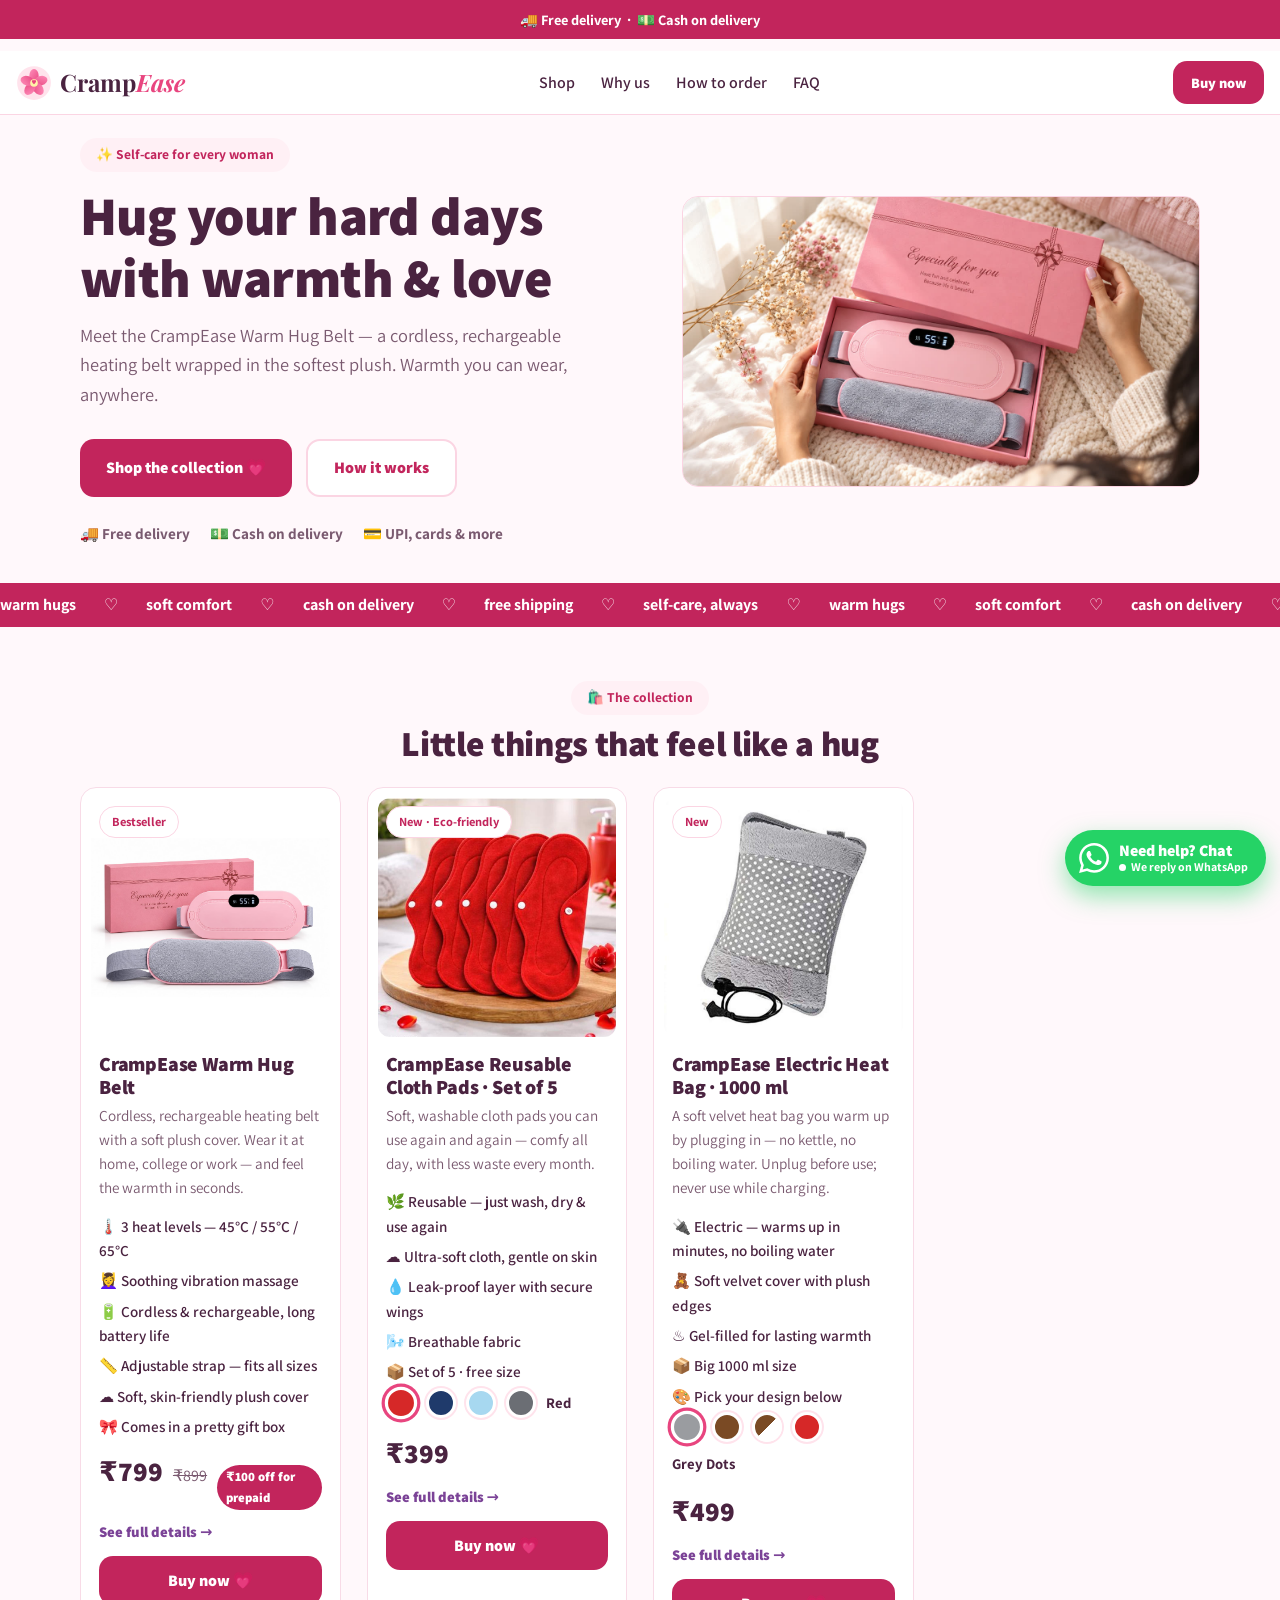
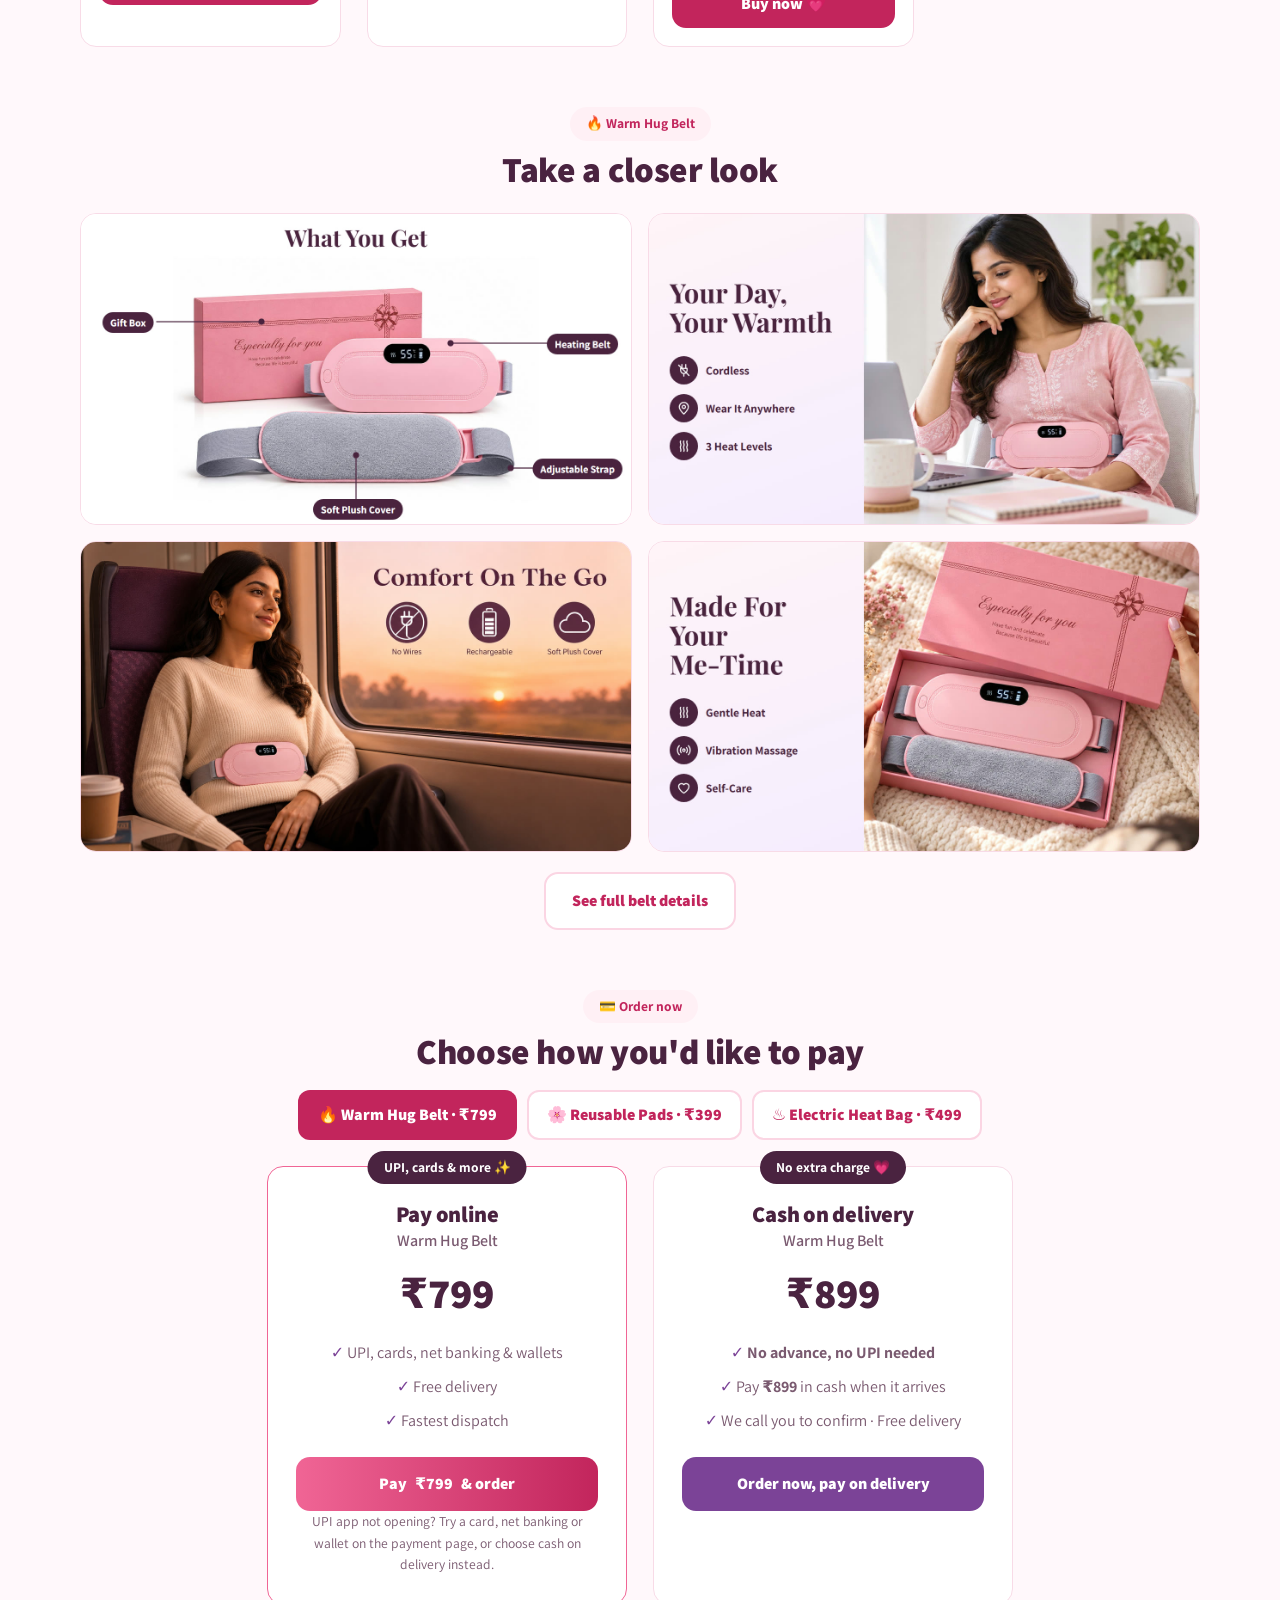
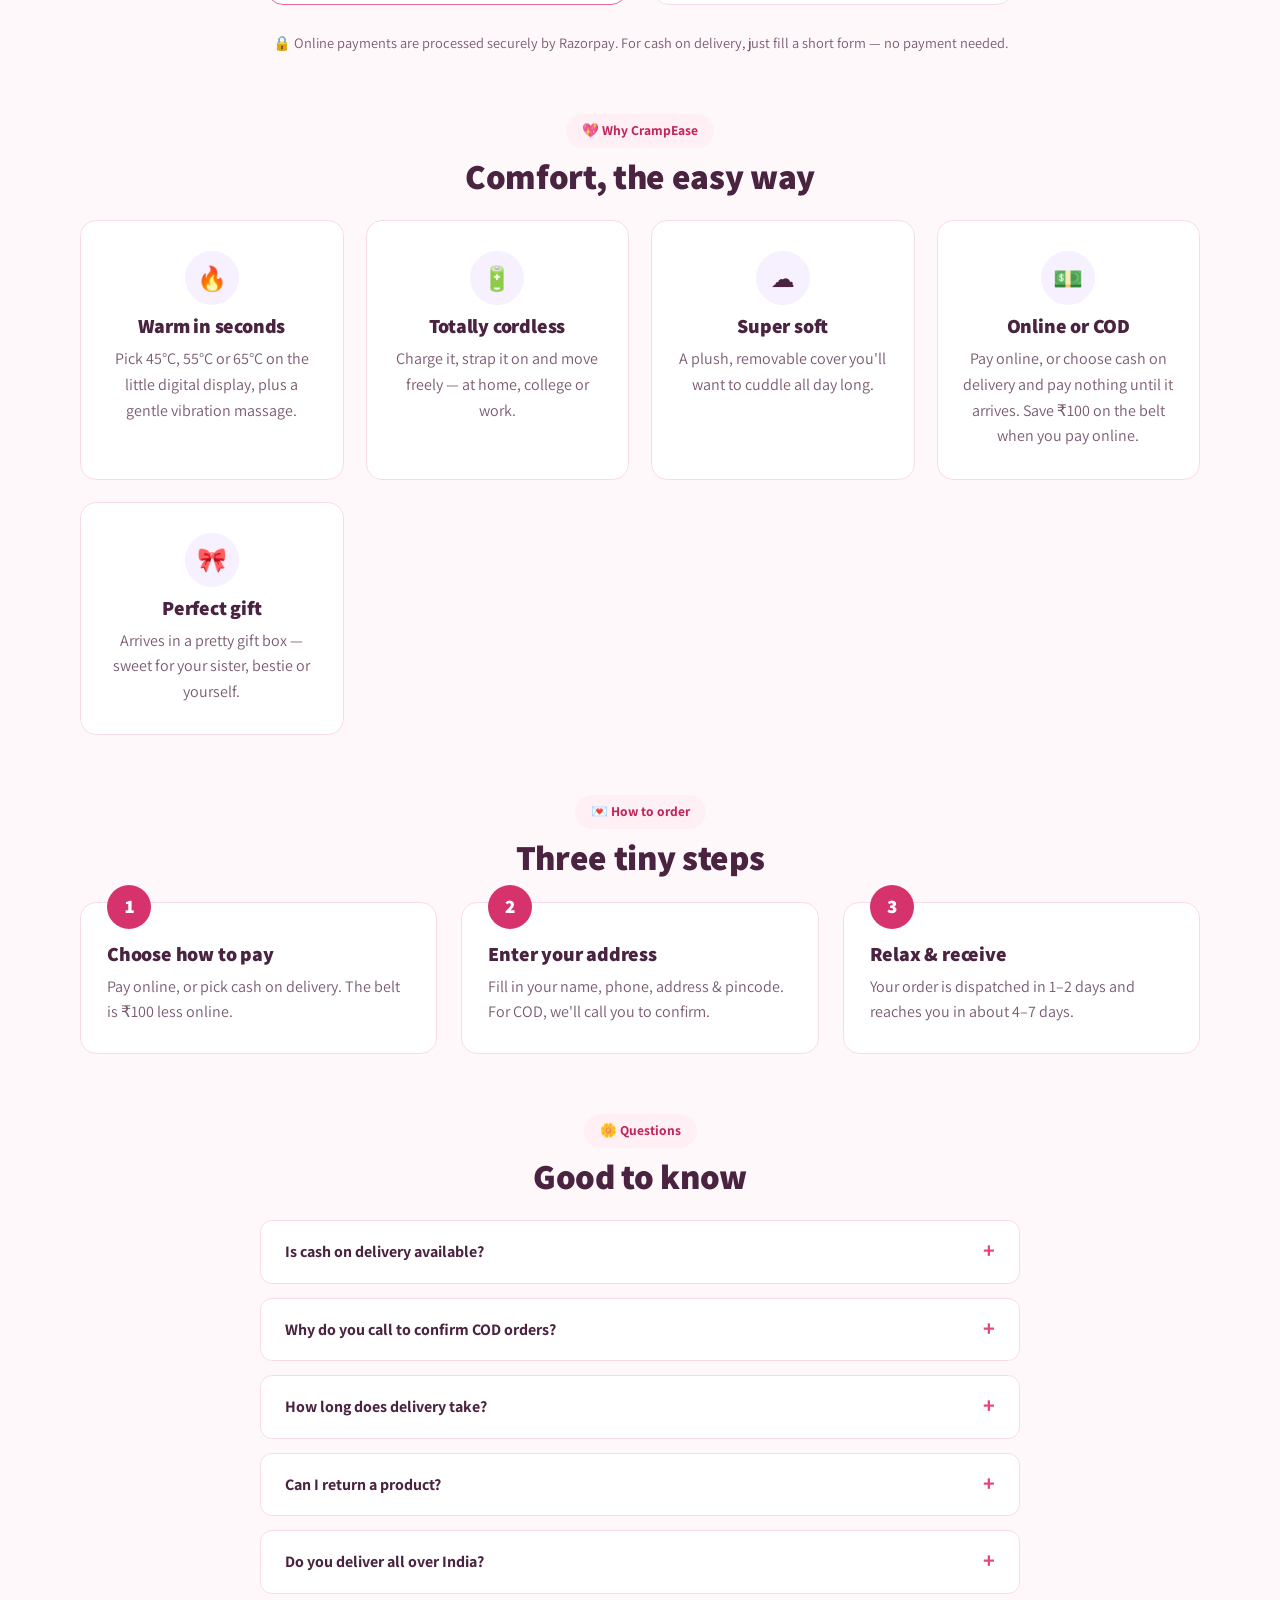
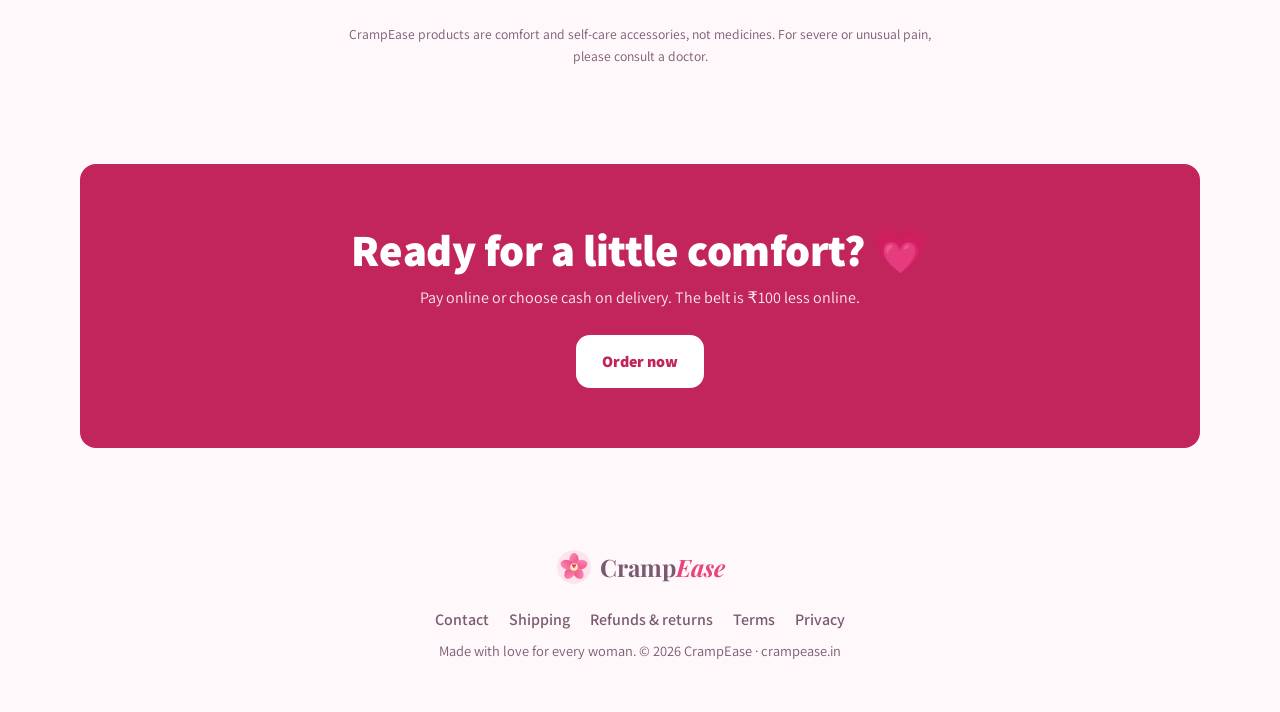
<file: index.html>
<!doctype html>
<html lang="en">
<head>
  <meta charset="utf-8" />
  <meta name="viewport" content="width=device-width, initial-scale=1" />
  <title>CrampEase — Comfort for your hard days</title>
  <meta name="description" content="CrampEase: cosy period-comfort essentials — heat pads, warm bags and self-care kits. Pay online or cash on delivery across India." />
  <meta property="og:title" content="CrampEase — Comfort for your hard days" />
  <meta property="og:image" content="https://crampease.in/images/logo-square.png" />
  <meta name="theme-color" content="#ff6fa5" />
  <link rel="icon" type="image/svg+xml" href="images/logo-mark.svg" />
  <link rel="apple-touch-icon" href="images/logo-square.png" />
  <link rel="preconnect" href="https://fonts.googleapis.com" />
  <link rel="preconnect" href="https://fonts.gstatic.com" crossorigin />
  <link href="https://fonts.googleapis.com/css2?family=Playfair+Display:ital,wght@0,600;0,700;1,600;1,700&family=Quicksand:wght@400;500;600;700&family=Assistant:wght@400;600;700;800&display=swap" rel="stylesheet" />
  <link rel="stylesheet" href="styles.css?v=20261116a" />
  <!-- Google Analytics -->
  <script async src="https://www.googletagmanager.com/gtag/js?id=G-RBHXGJNN7K"></script>
  <script>
    window.dataLayer = window.dataLayer || [];
    function gtag(){dataLayer.push(arguments);}
    gtag('js', new Date());
    gtag('config', 'G-RBHXGJNN7K');
  </script>
  <!-- End Google Analytics -->
  <!-- Meta Pixel -->
  <script>
    !function(f,b,e,v,n,t,s){if(f.fbq)return;n=f.fbq=function(){n.callMethod?
    n.callMethod.apply(n,arguments):n.queue.push(arguments)};if(!f._fbq)f._fbq=n;
    n.push=n;n.loaded=!0;n.version='2.0';n.queue=[];t=b.createElement(e);t.async=!0;
    t.src=v;s=b.getElementsByTagName(e)[0];s.parentNode.insertBefore(t,s)}(window,
    document,'script','https://connect.facebook.net/en_US/fbevents.js');
    fbq('init', '1807102890492249');
    fbq('track', 'PageView');
  </script>
  <noscript><img height="1" width="1" style="display:none" src="https://www.facebook.com/tr?id=1807102890492249&ev=PageView&noscript=1" /></noscript>
  <!-- End Meta Pixel -->
</head>
<body class="shop">
  <div class="sparkles" aria-hidden="true"></div>

  <div class="top-strip">🚚 Free delivery &nbsp;·&nbsp; 💵 Cash on delivery</div>

  <header class="nav" id="top">
    <a href="#top" class="logo"><img class="logo-mark" src="images/logo-mark.svg" alt="" />Cramp<span>Ease</span></a>
    <nav class="nav-links">
      <a href="#shop">Shop</a>
      <a href="#why">Why us</a>
      <a href="#how">How to order</a>
      <a href="#faq">FAQ</a>
    </nav>
    <a class="btn btn-small" href="#order">Buy now</a>
  </header>

  <main>
    <!-- HERO -->
    <section class="hero">
      <div class="blob b1"></div>
      <div class="blob b2"></div>
      <div class="blob b3"></div>

      <div class="hero-text">
        <p class="pill reveal">✨ Self-care for every woman</p>
        <h1 class="reveal">
          Hug your hard days<br />
          with <em>warmth &amp; love</em>
        </h1>
        <p class="lead reveal">
          Meet the CrampEase Warm Hug Belt — a cordless, rechargeable heating
          belt wrapped in the softest plush. Warmth you can wear, anywhere.
        </p>
        <div class="hero-cta reveal">
          <a href="#shop" class="btn">Shop the collection 💗</a>
          <a href="#how" class="btn btn-ghost">How it works</a>
        </div>
        <ul class="hero-badges reveal">
          <li>🚚 Free delivery</li>
          <li>💵 Cash on delivery</li>
          <li>💳 UPI, cards &amp; more</li>
        </ul>
      </div>

      <div class="hero-art reveal">
        <div class="ring"></div>
        <div class="hero-card">
          <img src="images/belt-unbox.jpg" alt="CrampEase Warm Hug Belt in its gift box" data-fallback="hero" />
        </div>
        <span class="float-tag t1">🌷 So soft</span>
        <span class="float-tag t2">🔥 Instant warmth</span>
        <span class="float-tag t3">💜 Made for you</span>
      </div>
    </section>

    <!-- MARQUEE -->
    <div class="marquee" aria-hidden="true">
      <div class="marquee-track">
        <span>warm hugs</span><span>♡</span><span>soft comfort</span><span>♡</span><span>cash on delivery</span><span>♡</span><span>free shipping</span><span>♡</span><span>self-care, always</span><span>♡</span>
        <span>warm hugs</span><span>♡</span><span>soft comfort</span><span>♡</span><span>cash on delivery</span><span>♡</span><span>free shipping</span><span>♡</span><span>self-care, always</span><span>♡</span>
      </div>
    </div>

    <!-- SHOP -->
    <section class="section" id="shop">
      <div class="section-head reveal">
        <p class="pill">🛍️ The collection</p>
        <h2>Little things that <em>feel like a hug</em></h2>
      </div>
      <div class="products" id="products"></div>
    </section>

    <!-- BELT IMAGES -->
    <section class="section belt-look" id="belt-look">
      <div class="section-head reveal">
        <p class="pill">🔥 Warm Hug Belt</p>
        <h2>Take a <em>closer look</em></h2>
      </div>
      <div class="belt-look-row" tabindex="0" aria-label="Warm Hug Belt images">
        <a href="belt.html"><img src="images/belt-banner-box.jpg" alt="What you get: gift box, heating belt, soft plush cover and adjustable strap" loading="lazy" /></a>
        <a href="belt.html"><img src="images/belt-banner-desk.jpg" alt="Woman wearing the belt at a desk. Cordless, wear it anywhere, 3 heat levels" loading="lazy" /></a>
        <a href="belt.html"><img src="images/belt-banner-train.jpg" alt="Woman wearing the belt on a train. No wires, rechargeable, soft plush cover" loading="lazy" /></a>
        <a href="belt.html"><img src="images/belt-banner-metime.jpg" alt="Belt in its gift box. Gentle heat, vibration massage, self-care" loading="lazy" /></a>
      </div>
      <p class="belt-look-more"><a class="btn btn-ghost" href="belt.html">See full belt details</a></p>
    </section>

    <!-- ORDER -->
    <section class="section order" id="order">
      <div class="section-head reveal">
        <p class="pill">💳 Order now</p>
        <h2>Choose how you'd like to <em>pay</em></h2>
      </div>
      <div class="pick reveal" id="pick" role="group" aria-label="Choose a product"></div>
      <div id="pick-color"></div>
      <div class="pay-grid">
        <div class="pay-card best reveal">
          <span class="pay-tag">UPI, cards &amp; more ✨</span>
          <h3>Pay online</h3>
          <p class="pay-for" data-fill="product"></p>
          <p class="pay-price" data-fill="online"></p>
          <ul>
            <li>UPI, cards, net banking &amp; wallets</li>
            <li>Free delivery</li>
            <li>Fastest dispatch</li>
          </ul>
          <a class="btn" data-pay="online" href="#">Pay <span data-fill="online"></span> &amp; order</a>
          <p class="pay-note">UPI app not opening? Try a card, net banking or wallet on the payment page, or choose cash on delivery instead.</p>
        </div>
        <div class="pay-card reveal">
          <span class="pay-tag">No extra charge 💗</span>
          <h3>Cash on delivery</h3>
          <p class="pay-for" data-fill="product"></p>
          <p class="pay-price" data-fill="cod"></p>
          <ul>
            <li><b>No advance, no UPI needed</b></li>
            <li>Pay <b data-fill="cod"></b> in cash when it arrives</li>
            <li>We call you to confirm · Free delivery</li>
          </ul>
          <a class="btn btn-ghost" data-pay="cod" href="#">Order now, pay on delivery</a>
        </div>
      </div>
      <p class="secure reveal">🔒 Online payments are processed securely by Razorpay. For cash on delivery, just fill a short form — no payment needed.</p>
    </section>

    <!-- WHY -->
    <section class="section why" id="why">
      <div class="section-head reveal">
        <p class="pill">💖 Why CrampEase</p>
        <h2>Comfort, the <em>easy</em> way</h2>
      </div>
      <div class="why-grid">
        <div class="why-card reveal">
          <div class="why-icon">🔥</div>
          <h3>Warm in seconds</h3>
          <p>Pick 45°C, 55°C or 65°C on the little digital display, plus a gentle vibration massage.</p>
        </div>
        <div class="why-card reveal">
          <div class="why-icon">🔋</div>
          <h3>Totally cordless</h3>
          <p>Charge it, strap it on and move freely — at home, college or work.</p>
        </div>
        <div class="why-card reveal">
          <div class="why-icon">☁️</div>
          <h3>Super soft</h3>
          <p>A plush, removable cover you'll want to cuddle all day long.</p>
        </div>
        <div class="why-card reveal">
          <div class="why-icon">💵</div>
          <h3>Online or COD</h3>
          <p>Pay online, or choose cash on delivery and pay nothing until it arrives. Save ₹100 on the belt when you pay online.</p>
        </div>
        <div class="why-card reveal">
          <div class="why-icon">🎀</div>
          <h3>Perfect gift</h3>
          <p>Arrives in a pretty gift box — sweet for your sister, bestie or yourself.</p>
        </div>
      </div>
    </section>

    <!-- HOW -->
    <section class="section how" id="how">
      <div class="section-head reveal">
        <p class="pill">💌 How to order</p>
        <h2>Three tiny <em>steps</em></h2>
      </div>
      <ol class="steps">
        <li class="step reveal"><span>1</span><h3>Choose how to pay</h3><p>Pay online, or pick cash on delivery. The belt is ₹100 less online.</p></li>
        <li class="step reveal"><span>2</span><h3>Enter your address</h3><p>Fill in your name, phone, address &amp; pincode. For COD, we'll call you to confirm.</p></li>
        <li class="step reveal"><span>3</span><h3>Relax &amp; receive</h3><p>Your order is dispatched in 1–2 days and reaches you in about 4–7 days.</p></li>
      </ol>
    </section>

    <!-- REVIEWS: stays hidden until there's a real review in script.js -->
    <section class="section" id="home-reviews" hidden>
      <div class="section-head reveal">
        <p class="pill">⭐ Customer reviews</p>
        <h2>What customers <em>say</em></h2>
      </div>
      <div class="review-list" id="home-review-list"></div>
    </section>

    <!-- FAQ -->
    <section class="section faq" id="faq">
      <div class="section-head reveal">
        <p class="pill">🌼 Questions</p>
        <h2>Good to <em>know</em></h2>
      </div>
      <div class="faq-list">
        <details class="reveal"><summary>Is cash on delivery available?</summary><p>Yes! Nothing to pay now — just fill the short order form and pay <span data-fill="cod"></span> in cash when it arrives.</p></details>
        <details class="reveal"><summary>Why do you call to confirm COD orders?</summary><p>A quick call or WhatsApp confirms your address and helps us avoid fake orders, so we can keep prices low for everyone. Please keep your phone handy after ordering.</p></details>
        <details class="reveal"><summary>How long does delivery take?</summary><p>Usually 4–7 days depending on your pincode. We'll share tracking details by SMS/email.</p></details>
        <details class="reveal"><summary>Can I return a product?</summary><p>If your product arrives damaged or wrong, email us within 2 days of delivery with photos/unboxing video and we'll help you out.</p></details>
        <details class="reveal"><summary>Do you deliver all over India?</summary><p>We deliver to most pincodes in India. Most pincodes are covered; if yours isn't, we'll refund you in full.</p></details>
      </div>
      <p class="disclaimer">CrampEase products are comfort and self-care accessories, not medicines. For severe or unusual pain, please consult a doctor.</p>
    </section>

    <!-- CTA -->
    <section class="cta reveal">
      <h2>Ready for a little <em>comfort</em>? 💗</h2>
      <p>Pay online or choose cash on delivery. The belt is ₹100 less online.</p>
      <a class="btn btn-light" href="#order">Order now</a>
    </section>
  </main>

  <a class="wa-chat" href="https://wa.me/918113087040" target="_blank" rel="noopener" aria-label="Need help? Chat with us on WhatsApp">
    <svg viewBox="0 0 24 24" width="30" height="30" fill="#fff" aria-hidden="true"><path d="M17.472 14.382c-.297-.149-1.758-.867-2.03-.967-.273-.099-.471-.148-.67.15-.197.297-.767.966-.94 1.164-.173.199-.347.223-.644.075-.297-.15-1.255-.463-2.39-1.475-.883-.788-1.48-1.761-1.653-2.059-.173-.297-.018-.458.13-.606.134-.133.298-.347.446-.52.149-.174.198-.298.298-.497.099-.198.05-.371-.025-.52-.075-.149-.669-1.612-.916-2.207-.242-.579-.487-.5-.669-.51-.173-.008-.371-.01-.57-.01-.198 0-.52.074-.792.372-.272.297-1.04 1.016-1.04 2.479 0 1.462 1.065 2.875 1.213 3.074.149.198 2.096 3.2 5.077 4.487.709.306 1.262.489 1.694.625.712.227 1.36.195 1.871.118.571-.085 1.758-.719 2.006-1.413.248-.694.248-1.289.173-1.413-.074-.124-.272-.198-.57-.347m-5.421 7.403h-.004a9.87 9.87 0 01-5.031-1.378l-.361-.214-3.741.982.998-3.648-.235-.374a9.86 9.86 0 01-1.51-5.26c.001-5.45 4.436-9.884 9.888-9.884 2.64 0 5.122 1.03 6.988 2.898a9.825 9.825 0 012.893 6.994c-.003 5.45-4.437 9.884-9.885 9.884m8.413-18.297A11.815 11.815 0 0012.05 0C5.495 0 .16 5.335.157 11.892c0 2.096.547 4.142 1.588 5.945L.057 24l6.305-1.654a11.882 11.882 0 005.683 1.448h.005c6.554 0 11.89-5.335 11.893-11.893a11.821 11.821 0 00-3.48-8.413z"/></svg>
    <span class="wa-chat-text"><b>Need help? Chat</b><small><i></i>We reply on WhatsApp</small></span>
  </a>

  <footer class="footer">
    <a href="#top" class="logo"><img class="logo-mark" src="images/logo-mark.svg" alt="" />Cramp<span>Ease</span></a>
    <nav class="footer-links">
      <a href="policies.html#contact">Contact</a>
      <a href="policies.html#shipping">Shipping</a>
      <a href="policies.html#refund">Refunds &amp; returns</a>
      <a href="policies.html#terms">Terms</a>
      <a href="policies.html#privacy">Privacy</a>
    </nav>
    <p>Made with love for every woman. © <span class="year"></span> CrampEase · crampease.in</p>
  </footer>

  <script src="script.js?v=20261116a"></script>
</body>
</html>
</file>
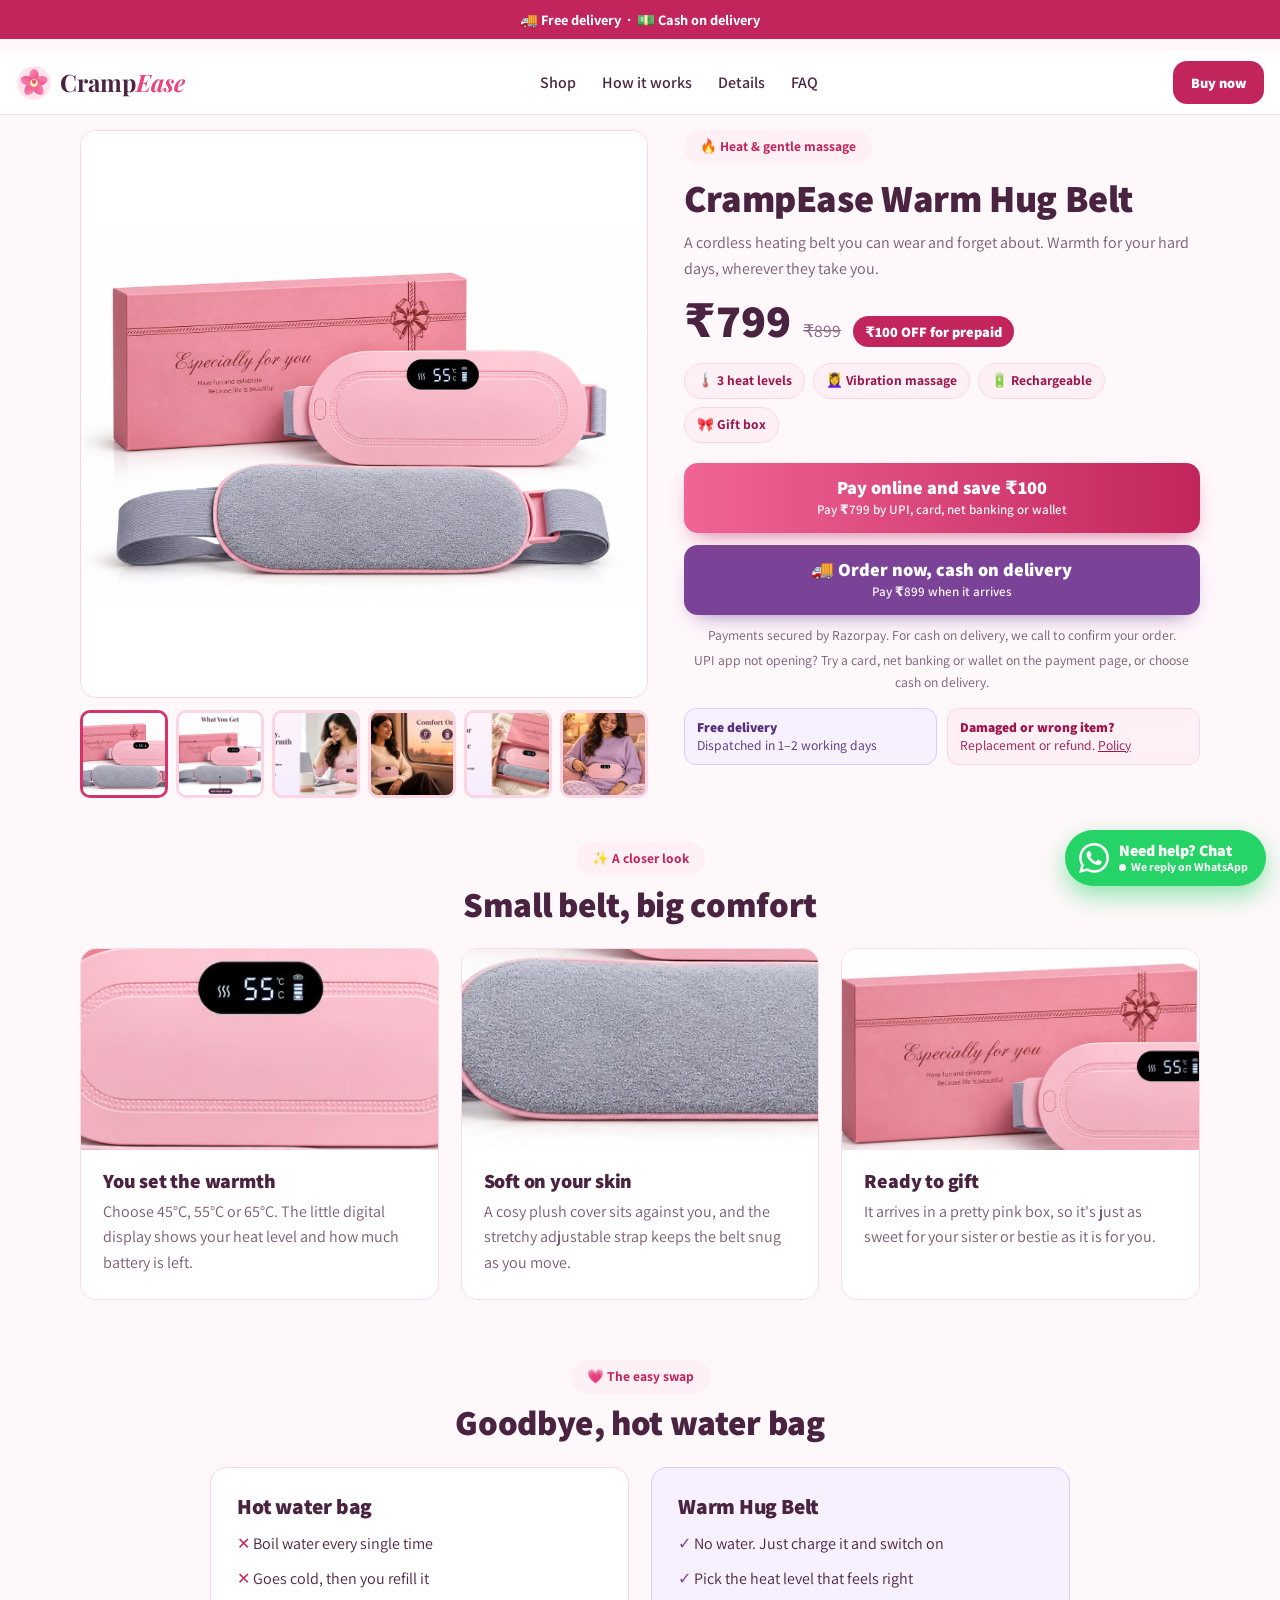
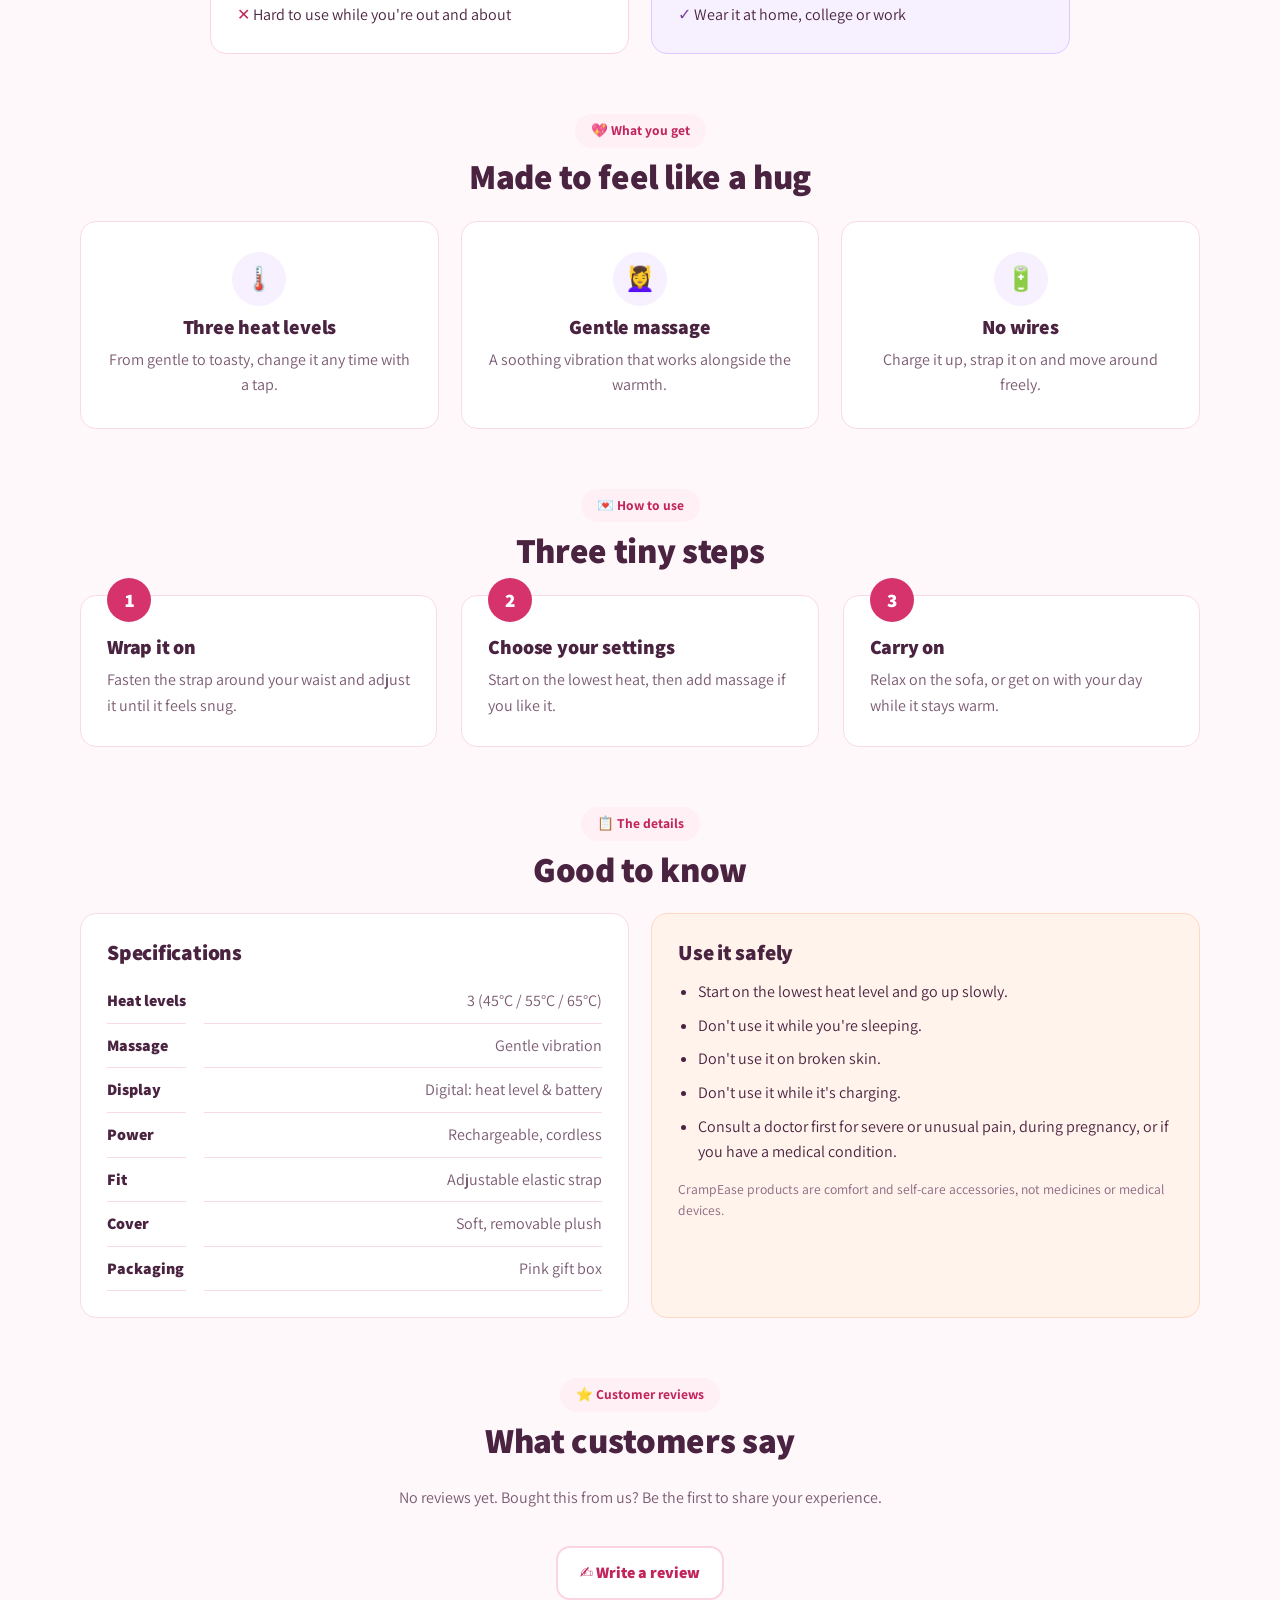
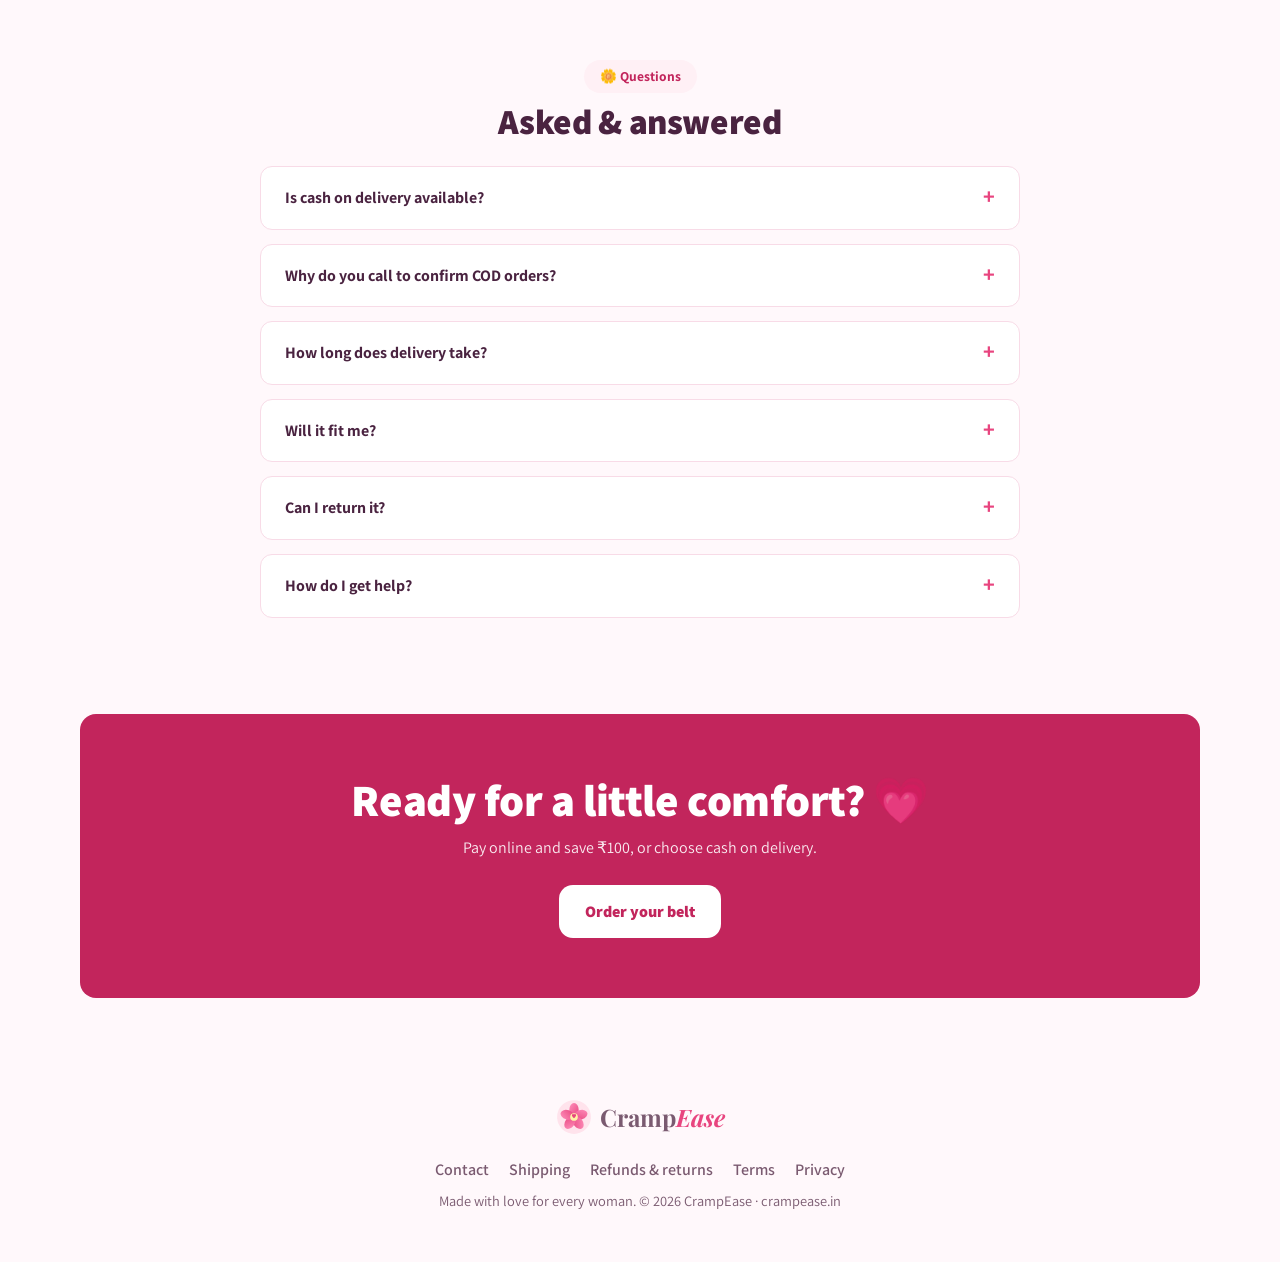
<file: belt.html>
<!doctype html>
<html lang="en">
<head>
  <meta charset="utf-8" />
  <meta name="viewport" content="width=device-width, initial-scale=1" />
  <title>Warm Hug Belt — CrampEase</title>
  <meta name="description" content="The CrampEase Warm Hug Belt: a cordless, rechargeable heating belt with 3 heat levels, gentle vibration massage and a soft plush cover. Free delivery. Pay online or cash on delivery." />
  <meta property="og:title" content="CrampEase Warm Hug Belt" />
  <meta property="og:image" content="https://crampease.in/images/product1.jpg" />
  <meta name="theme-color" content="#ff6fa5" />
  <link rel="icon" type="image/svg+xml" href="images/logo-mark.svg" />
  <link rel="apple-touch-icon" href="images/logo-square.png" />
  <link rel="preconnect" href="https://fonts.googleapis.com" />
  <link rel="preconnect" href="https://fonts.gstatic.com" crossorigin />
  <link href="https://fonts.googleapis.com/css2?family=Playfair+Display:ital,wght@0,600;0,700;1,600;1,700&family=Quicksand:wght@400;500;600;700&family=Assistant:wght@400;600;700;800&display=swap" rel="stylesheet" />
  <link rel="stylesheet" href="styles.css?v=20261116a" />
  <!-- Google Analytics -->
  <script async src="https://www.googletagmanager.com/gtag/js?id=G-RBHXGJNN7K"></script>
  <script>
    window.dataLayer = window.dataLayer || [];
    function gtag(){dataLayer.push(arguments);}
    gtag('js', new Date());
    gtag('config', 'G-RBHXGJNN7K');
  </script>
  <!-- End Google Analytics -->
  <!-- Meta Pixel -->
  <script>
    !function(f,b,e,v,n,t,s){if(f.fbq)return;n=f.fbq=function(){n.callMethod?
    n.callMethod.apply(n,arguments):n.queue.push(arguments)};if(!f._fbq)f._fbq=n;
    n.push=n;n.loaded=!0;n.version='2.0';n.queue=[];t=b.createElement(e);t.async=!0;
    t.src=v;s=b.getElementsByTagName(e)[0];s.parentNode.insertBefore(t,s)}(window,
    document,'script','https://connect.facebook.net/en_US/fbevents.js');
    fbq('init', '1807102890492249');
    fbq('track', 'PageView');
  </script>
  <noscript><img height="1" width="1" style="display:none" src="https://www.facebook.com/tr?id=1807102890492249&ev=PageView&noscript=1" /></noscript>
  <!-- End Meta Pixel -->
</head>
<body class="shop" data-product="belt">
  <div class="sparkles" aria-hidden="true"></div>

  <div class="top-strip">🚚 Free delivery &nbsp;·&nbsp; 💵 Cash on delivery</div>

  <header class="nav" id="top">
    <a href="index.html" class="logo"><img class="logo-mark" src="images/logo-mark.svg" alt="" />Cramp<span>Ease</span></a>
    <nav class="nav-links">
      <a href="index.html#shop">Shop</a>
      <a href="#how">How it works</a>
      <a href="#specs">Details</a>
      <a href="#faq">FAQ</a>
    </nav>
    <a class="btn btn-small" href="#buy">Buy now</a>
  </header>

  <main>
    <!-- GALLERY + BUY BOX -->
    <section class="pdp">
      <div class="gallery">
        <div class="gallery-track" id="gallery" tabindex="0" aria-label="Warm Hug Belt photos">
          <img src="images/product1.jpg" alt="Warm Hug Belt with its plush cover and pink gift box" />
          <img src="images/belt-banner-box.jpg" alt="What you get: gift box, heating belt, soft plush cover and adjustable strap" loading="lazy" />
          <img src="images/belt-banner-desk.jpg" alt="Woman wearing the belt at a desk. Cordless, wear it anywhere, 3 heat levels" loading="lazy" />
          <img src="images/belt-banner-train.jpg" alt="Woman wearing the belt on a train. No wires, rechargeable, soft plush cover" loading="lazy" />
          <img src="images/belt-banner-metime.jpg" alt="Belt in its gift box. Gentle heat, vibration massage, self-care" loading="lazy" />
          <img src="images/belt-sofa.jpg" alt="Woman wearing the belt and choosing a heat level on the sofa" loading="lazy" />
        </div>
        <div class="gallery-thumbs" id="thumbs">
          <button type="button" aria-label="Photo 1" aria-current="true"><img src="images/product1.jpg" alt="" /></button>
          <button type="button" aria-label="Photo 2"><img src="images/belt-banner-box.jpg" alt="" loading="lazy" /></button>
          <button type="button" aria-label="Photo 3"><img src="images/belt-banner-desk.jpg" alt="" loading="lazy" /></button>
          <button type="button" aria-label="Photo 4"><img src="images/belt-banner-train.jpg" alt="" loading="lazy" /></button>
          <button type="button" aria-label="Photo 5"><img src="images/belt-banner-metime.jpg" alt="" loading="lazy" /></button>
          <button type="button" aria-label="Photo 6"><img src="images/belt-sofa.jpg" alt="" loading="lazy" /></button>
        </div>
      </div>

      <div class="buy-box" id="buy">
        <p class="pill">🔥 Heat &amp; gentle massage</p>
        <h1>CrampEase <em>Warm Hug Belt</em></h1>
        <p class="buy-lead">A cordless heating belt you can wear and forget about. Warmth for your hard days, wherever they take you.</p>
        <a class="rating-link" id="rating-link" href="#reviews" hidden></a>
        <div class="buy-price">
          <strong data-fill="online"></strong>
          <s>₹899</s>
          <small class="off-pill">₹100 OFF for prepaid</small>
        </div>
        <ul class="chips">
          <li>🌡️ 3 heat levels</li>
          <li>💆‍♀️ Vibration massage</li>
          <li>🔋 Rechargeable</li>
          <li>🎀 Gift box</li>
        </ul>

        <div class="best-wrap">
          <a class="buy-btn buy-online" data-pay="online" href="#">
            <b>Pay online and save ₹100</b>
            <small>Pay <span data-fill="online"></span> by UPI, card, net banking or wallet</small>
          </a>
        </div>
        <a class="buy-btn buy-cod" data-pay="cod" href="#">
          <b>🚚 Order now, cash on delivery</b>
          <small>Pay <span data-fill="cod"></span> when it arrives</small>
        </a>
        <p class="buy-sub">Payments secured by Razorpay. For cash on delivery, we call to confirm your order.</p>
        <p class="pay-note">UPI app not opening? Try a card, net banking or wallet on the payment page, or choose cash on delivery.</p>

        <div class="promise-boxes">
          <div class="promise-box blue"><b>Free delivery</b><span>Dispatched in 1–2 working days</span></div>
          <div class="promise-box green"><b>Damaged or wrong item?</b><span>Replacement or refund. <a href="policies.html#refund">Policy</a></span></div>
        </div>
      </div>
    </section>

    <!-- HOW IT WORKS -->
    <section class="section" id="how">
      <div class="section-head reveal">
        <p class="pill">✨ A closer look</p>
        <h2>Small belt, <em>big comfort</em></h2>
      </div>
      <div class="closeups">
        <article class="closeup reveal">
          <img src="images/belt-controls.jpg" alt="Digital display on the belt showing 55 degrees" loading="lazy" />
          <div>
            <h3>You set the warmth</h3>
            <p>Choose 45°C, 55°C or 65°C. The little digital display shows your heat level and how much battery is left.</p>
          </div>
        </article>
        <article class="closeup reveal">
          <img src="images/belt-cover.jpg" alt="Soft grey plush cover and elastic strap" loading="lazy" />
          <div>
            <h3>Soft on your skin</h3>
            <p>A cosy plush cover sits against you, and the stretchy adjustable strap keeps the belt snug as you move.</p>
          </div>
        </article>
        <article class="closeup reveal">
          <img src="images/belt-giftbox.jpg" alt="Pink gift box with Especially for you written on it" loading="lazy" />
          <div>
            <h3>Ready to gift</h3>
            <p>It arrives in a pretty pink box, so it's just as sweet for your sister or bestie as it is for you.</p>
          </div>
        </article>
      </div>
    </section>

    <!-- COMPARE -->
    <section class="section">
      <div class="section-head reveal">
        <p class="pill">💗 The easy swap</p>
        <h2>Goodbye, <em>hot water bag</em></h2>
      </div>
      <div class="compare reveal">
        <div class="compare-col">
          <h3>Hot water bag</h3>
          <ul>
            <li>Boil water every single time</li>
            <li>Goes cold, then you refill it</li>
            <li>Hard to use while you're out and about</li>
          </ul>
        </div>
        <div class="compare-col yes">
          <h3>Warm Hug Belt</h3>
          <ul>
            <li>No water. Just charge it and switch on</li>
            <li>Pick the heat level that feels right</li>
            <li>Wear it at home, college or work</li>
          </ul>
        </div>
      </div>
    </section>

    <!-- FEATURES -->
    <section class="section why">
      <div class="section-head reveal">
        <p class="pill">💖 What you get</p>
        <h2>Made to feel like <em>a hug</em></h2>
      </div>
      <div class="why-grid">
        <div class="why-card reveal">
          <div class="why-icon">🌡️</div>
          <h3>Three heat levels</h3>
          <p>From gentle to toasty, change it any time with a tap.</p>
        </div>
        <div class="why-card reveal">
          <div class="why-icon">💆‍♀️</div>
          <h3>Gentle massage</h3>
          <p>A soothing vibration that works alongside the warmth.</p>
        </div>
        <div class="why-card reveal">
          <div class="why-icon">🔋</div>
          <h3>No wires</h3>
          <p>Charge it up, strap it on and move around freely.</p>
        </div>
      </div>
    </section>

    <!-- HOW TO USE -->
    <section class="section how">
      <div class="section-head reveal">
        <p class="pill">💌 How to use</p>
        <h2>Three tiny <em>steps</em></h2>
      </div>
      <ol class="steps">
        <li class="step reveal"><span>1</span><h3>Wrap it on</h3><p>Fasten the strap around your waist and adjust it until it feels snug.</p></li>
        <li class="step reveal"><span>2</span><h3>Choose your settings</h3><p>Start on the lowest heat, then add massage if you like it.</p></li>
        <li class="step reveal"><span>3</span><h3>Carry on</h3><p>Relax on the sofa, or get on with your day while it stays warm.</p></li>
      </ol>
    </section>

    <!-- SPECS -->
    <section class="section" id="specs">
      <div class="section-head reveal">
        <p class="pill">📋 The details</p>
        <h2>Good to <em>know</em></h2>
      </div>
      <div class="info-grid">
        <div class="info-card reveal">
          <h3>Specifications</h3>
          <dl class="specs">
            <dt>Heat levels</dt><dd>3 (45°C / 55°C / 65°C)</dd>
            <dt>Massage</dt><dd>Gentle vibration</dd>
            <dt>Display</dt><dd>Digital: heat level &amp; battery</dd>
            <dt>Power</dt><dd>Rechargeable, cordless</dd>
            <dt>Fit</dt><dd>Adjustable elastic strap</dd>
            <dt>Cover</dt><dd>Soft, removable plush</dd>
            <dt>Packaging</dt><dd>Pink gift box</dd>
          </dl>
        </div>
        <div class="info-card reveal">
          <h3>Use it safely</h3>
          <ul class="safety">
            <li>Start on the lowest heat level and go up slowly.</li>
            <li>Don't use it while you're sleeping.</li>
            <li>Don't use it on broken skin.</li>
            <li>Don't use it while it's charging.</li>
            <li>Consult a doctor first for severe or unusual pain, during pregnancy, or if you have a medical condition.</li>
          </ul>
          <p class="safety-note">CrampEase products are comfort and self-care accessories, not medicines or medical devices.</p>
        </div>
      </div>
    </section>

    <!-- REVIEWS -->
    <section class="section" id="reviews">
      <div class="section-head reveal">
        <p class="pill">⭐ Customer reviews</p>
        <h2>What customers <em>say</em></h2>
      </div>
      <div class="review-summary" id="review-summary" hidden></div>
      <p class="review-empty" id="review-empty">No reviews yet. Bought this from us? Be the first to share your experience.</p>
      <div class="review-list" id="review-list"></div>
      <div class="review-write">
        <button class="review-open" id="review-open" type="button">✍️ Write a review</button>
        <form class="review-form" id="review-form" hidden novalidate>
          <fieldset class="review-stars">
            <legend>Your rating</legend>
            <label><input type="radio" name="rating" value="1" /><span>★</span></label>
            <label><input type="radio" name="rating" value="2" /><span>★</span></label>
            <label><input type="radio" name="rating" value="3" /><span>★</span></label>
            <label><input type="radio" name="rating" value="4" /><span>★</span></label>
            <label><input type="radio" name="rating" value="5" /><span>★</span></label>
          </fieldset>
          <label>Your first name<input name="name" autocomplete="given-name" maxlength="40" required /></label>
          <label>City<input name="city" autocomplete="address-level2" maxlength="50" required /></label>
          <label>Your review<textarea name="text" rows="4" maxlength="600" required></textarea></label>
          <label class="review-consent"><input type="checkbox" name="consent" required /><span>I bought this from CrampEase, and you can show my review, first name and city on this site.</span></label>
          <p class="review-error" id="review-error" role="alert"></p>
          <button class="review-send" type="submit">Send review on WhatsApp</button>
          <p class="review-note">WhatsApp opens with your review ready to send, and you can add a photo there. We check it against your order before publishing.</p>
        </form>
        <p class="review-thanks" id="review-thanks" hidden>Thank you! 💗 Please press send in WhatsApp. We'll publish your review after checking your order.</p>
      </div>
    </section>

    <!-- FAQ -->
    <section class="section faq" id="faq">
      <div class="section-head reveal">
        <p class="pill">🌼 Questions</p>
        <h2>Asked &amp; <em>answered</em></h2>
      </div>
      <div class="faq-list">
        <details class="reveal"><summary>Is cash on delivery available?</summary><p>Yes. Nothing to pay now: fill the short form and pay <span data-fill="cod"></span> in cash when it arrives. Paying online costs ₹100 less, at <span data-fill="online"></span>.</p></details>
        <details class="reveal"><summary>Why do you call to confirm COD orders?</summary><p>A quick call or WhatsApp confirms your address and helps us avoid fake orders. Please keep your phone handy after ordering.</p></details>
        <details class="reveal"><summary>How long does delivery take?</summary><p>We dispatch within 1–2 working days, and it usually arrives within 4–7 working days, depending on your pincode. Delivery is free.</p></details>
        <details class="reveal"><summary>Will it fit me?</summary><p>The elastic strap is adjustable, so you can loosen or tighten it for a snug fit.</p></details>
        <details class="reveal"><summary>Can I return it?</summary><p>If it arrives damaged, defective or wrong, email us within 2 days of delivery with photos or an unboxing video, and we'll send a replacement or a full refund. For hygiene reasons, used products can't be returned unless they're defective.</p></details>
        <details class="reveal"><summary>How do I get help?</summary><p>WhatsApp or call <a href="tel:+918113087040">+91 81130 87040</a>, or email <a href="mailto:joel@crampease.in">joel@crampease.in</a>. We reply within 24 hours, Monday to Saturday.</p></details>
      </div>
    </section>

    <!-- CTA -->
    <section class="cta reveal">
      <h2>Ready for a little <em>comfort</em>? 💗</h2>
      <p>Pay online and save ₹100, or choose cash on delivery.</p>
      <a class="btn btn-light" href="#buy">Order your belt</a>
    </section>
  </main>

  <div class="buy-bar" id="buy-bar">
    <div><strong data-fill="online"></strong><small>Online price · COD ₹899</small></div>
    <a class="buy-bar-btn" href="#buy">Order now</a>
  </div>

  <a class="wa-chat" href="https://wa.me/918113087040" target="_blank" rel="noopener" aria-label="Need help? Chat with us on WhatsApp">
    <svg viewBox="0 0 24 24" width="30" height="30" fill="#fff" aria-hidden="true"><path d="M17.472 14.382c-.297-.149-1.758-.867-2.03-.967-.273-.099-.471-.148-.67.15-.197.297-.767.966-.94 1.164-.173.199-.347.223-.644.075-.297-.15-1.255-.463-2.39-1.475-.883-.788-1.48-1.761-1.653-2.059-.173-.297-.018-.458.13-.606.134-.133.298-.347.446-.52.149-.174.198-.298.298-.497.099-.198.05-.371-.025-.52-.075-.149-.669-1.612-.916-2.207-.242-.579-.487-.5-.669-.51-.173-.008-.371-.01-.57-.01-.198 0-.52.074-.792.372-.272.297-1.04 1.016-1.04 2.479 0 1.462 1.065 2.875 1.213 3.074.149.198 2.096 3.2 5.077 4.487.709.306 1.262.489 1.694.625.712.227 1.36.195 1.871.118.571-.085 1.758-.719 2.006-1.413.248-.694.248-1.289.173-1.413-.074-.124-.272-.198-.57-.347m-5.421 7.403h-.004a9.87 9.87 0 01-5.031-1.378l-.361-.214-3.741.982.998-3.648-.235-.374a9.86 9.86 0 01-1.51-5.26c.001-5.45 4.436-9.884 9.888-9.884 2.64 0 5.122 1.03 6.988 2.898a9.825 9.825 0 012.893 6.994c-.003 5.45-4.437 9.884-9.885 9.884m8.413-18.297A11.815 11.815 0 0012.05 0C5.495 0 .16 5.335.157 11.892c0 2.096.547 4.142 1.588 5.945L.057 24l6.305-1.654a11.882 11.882 0 005.683 1.448h.005c6.554 0 11.89-5.335 11.893-11.893a11.821 11.821 0 00-3.48-8.413z"/></svg>
    <span class="wa-chat-text"><b>Need help? Chat</b><small><i></i>We reply on WhatsApp</small></span>
  </a>

  <footer class="footer">
    <a href="index.html" class="logo"><img class="logo-mark" src="images/logo-mark.svg" alt="" />Cramp<span>Ease</span></a>
    <nav class="footer-links">
      <a href="policies.html#contact">Contact</a>
      <a href="policies.html#shipping">Shipping</a>
      <a href="policies.html#refund">Refunds &amp; returns</a>
      <a href="policies.html#terms">Terms</a>
      <a href="policies.html#privacy">Privacy</a>
    </nav>
    <p>Made with love for every woman. © <span class="year"></span> CrampEase · crampease.in</p>
  </footer>

  <script src="script.js?v=20261116a"></script>
  <script src="product-page.js?v=20261116a"></script>
</body>
</html>
</file>
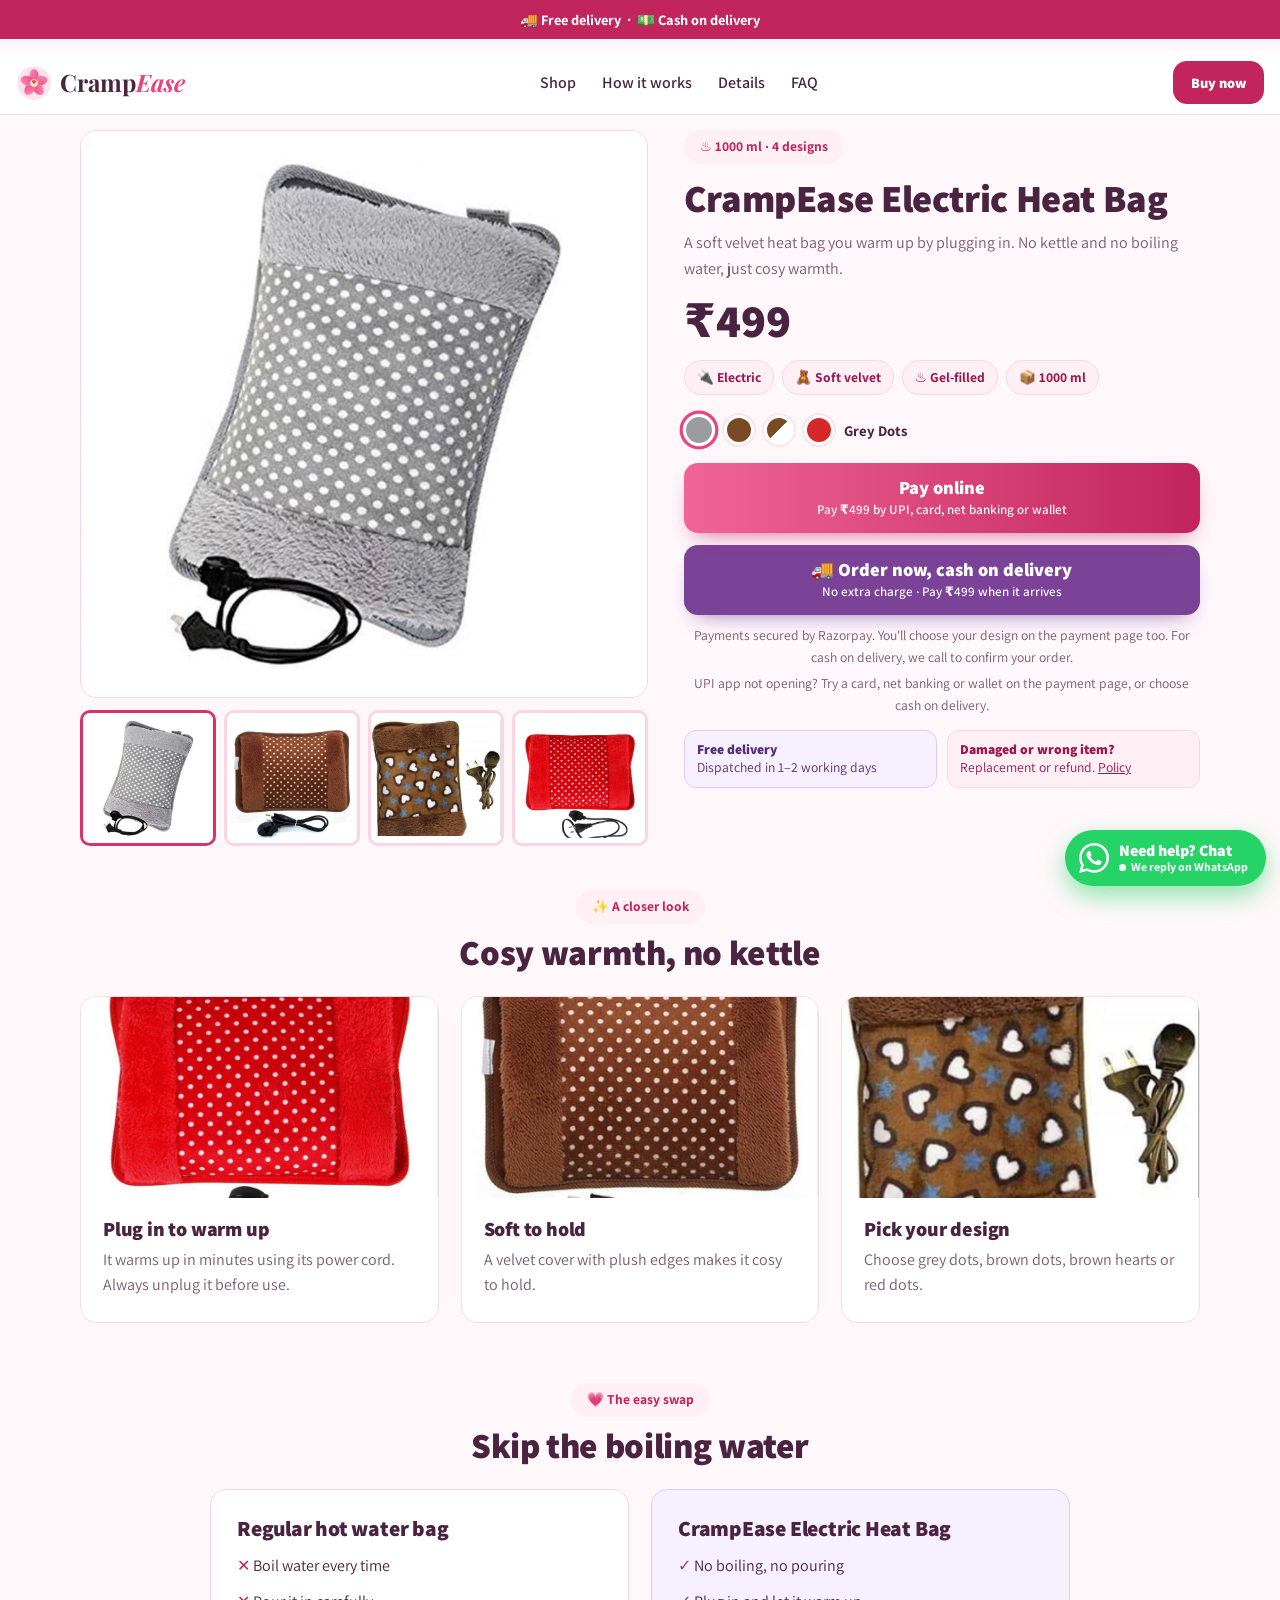
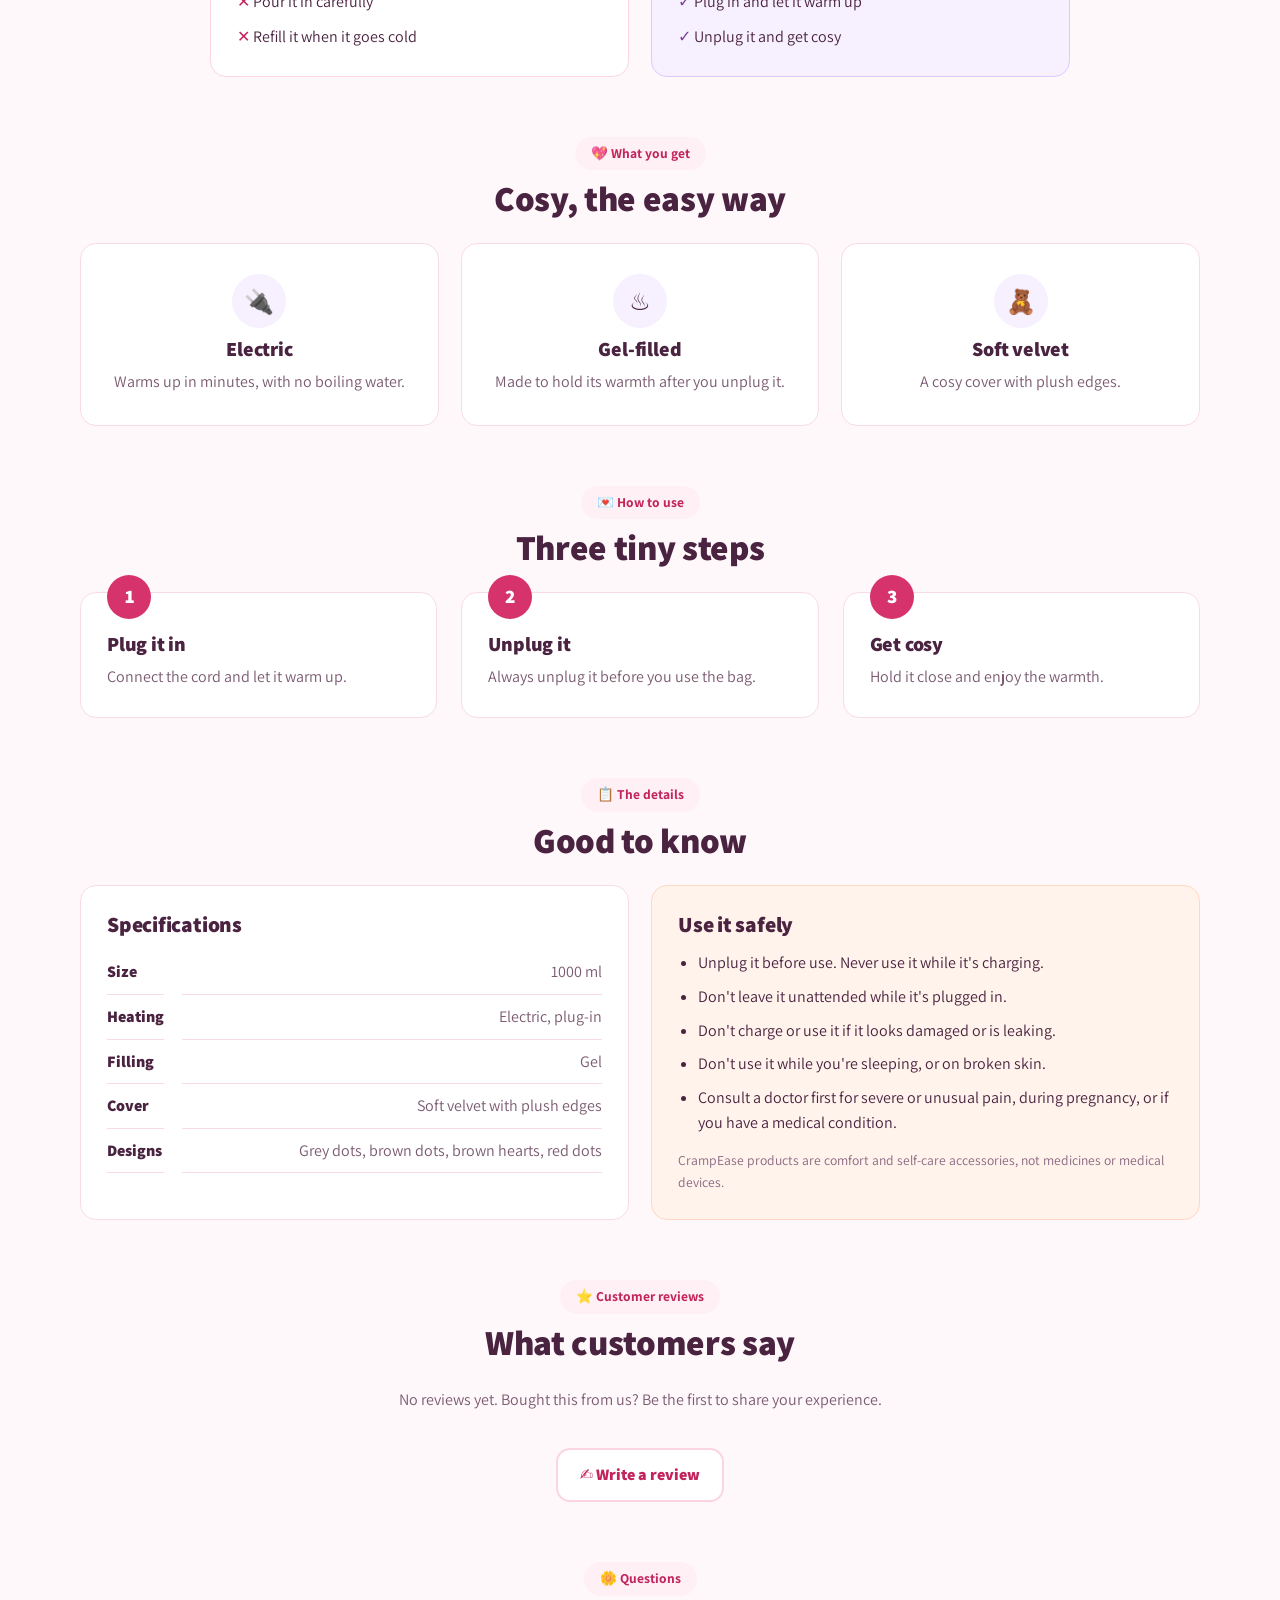
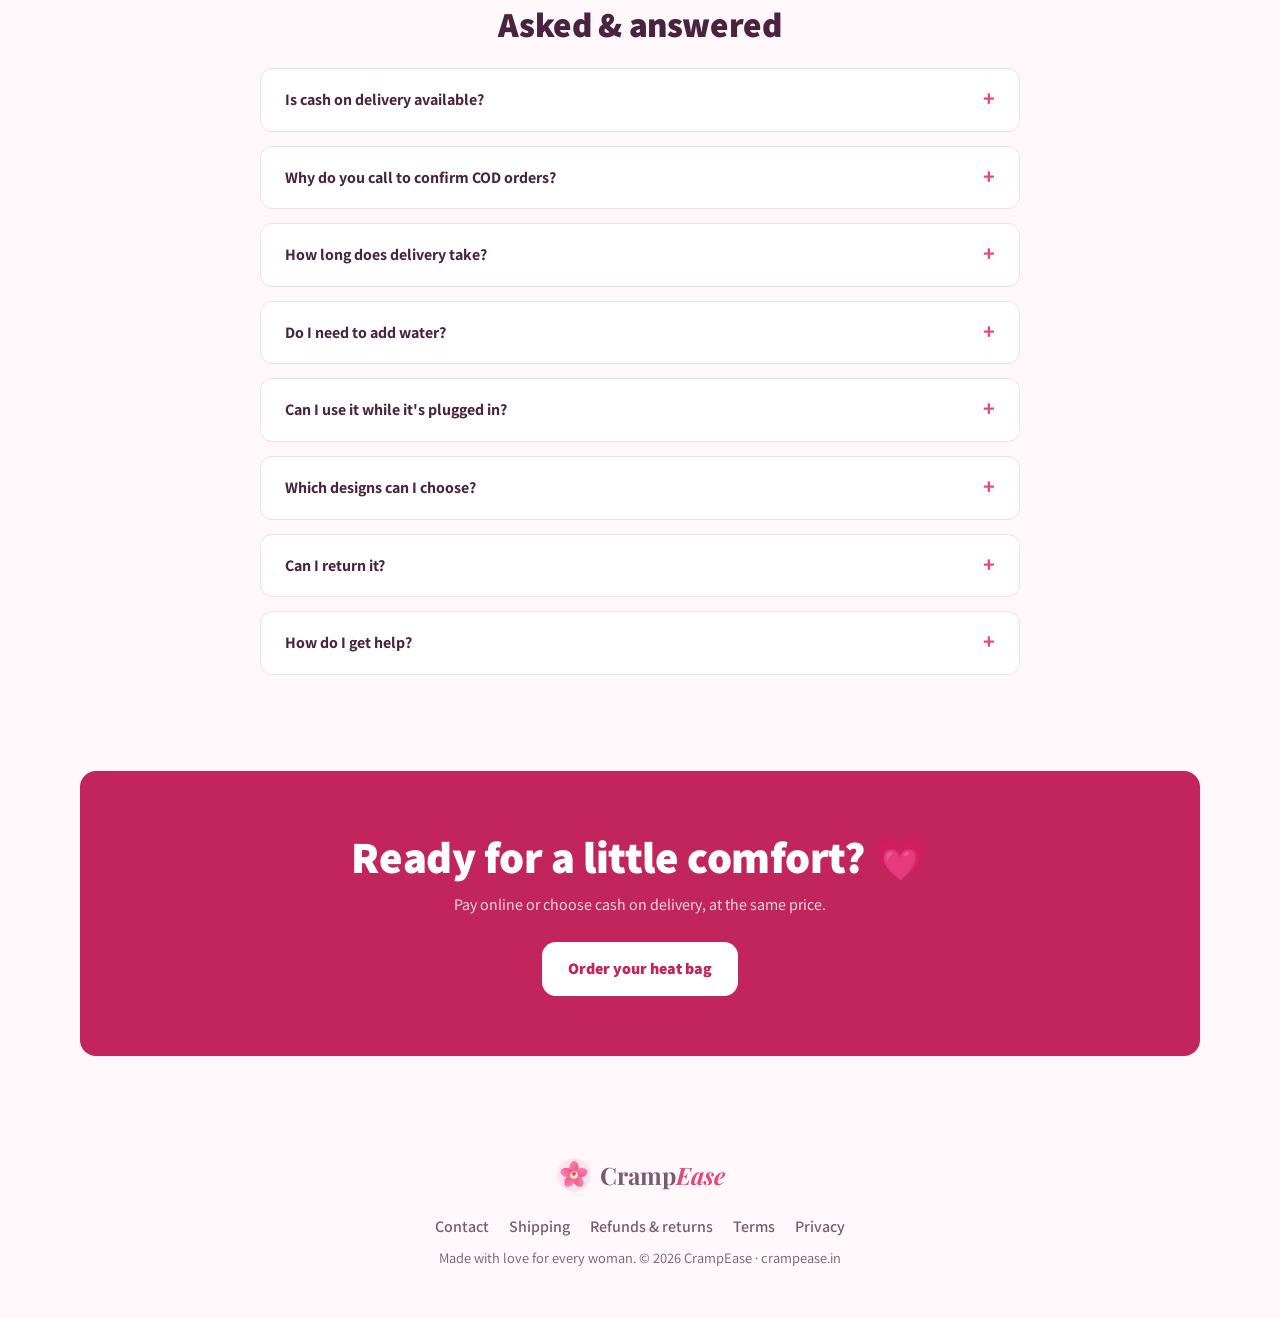
<file: heatbag.html>
<!doctype html>
<html lang="en">
<head>
  <meta charset="utf-8" />
  <meta name="viewport" content="width=device-width, initial-scale=1" />
  <title>Electric Heat Bag — CrampEase</title>
  <meta name="description" content="CrampEase electric heat bag: a soft velvet, gel-filled 1000 ml heat bag you warm up by plugging in, with no boiling water. Four designs. Free delivery. Pay online or cash on delivery." />
  <meta property="og:title" content="CrampEase Electric Heat Bag" />
  <meta property="og:image" content="https://crampease.in/images/heatbag-grey.jpg" />
  <meta name="theme-color" content="#ff6fa5" />
  <link rel="icon" type="image/svg+xml" href="images/logo-mark.svg" />
  <link rel="apple-touch-icon" href="images/logo-square.png" />
  <link rel="preconnect" href="https://fonts.googleapis.com" />
  <link rel="preconnect" href="https://fonts.gstatic.com" crossorigin />
  <link href="https://fonts.googleapis.com/css2?family=Playfair+Display:ital,wght@0,600;0,700;1,600;1,700&family=Quicksand:wght@400;500;600;700&family=Assistant:wght@400;600;700;800&display=swap" rel="stylesheet" />
  <link rel="stylesheet" href="styles.css?v=20261116a" />
  <!-- Google Analytics -->
  <script async src="https://www.googletagmanager.com/gtag/js?id=G-RBHXGJNN7K"></script>
  <script>
    window.dataLayer = window.dataLayer || [];
    function gtag(){dataLayer.push(arguments);}
    gtag('js', new Date());
    gtag('config', 'G-RBHXGJNN7K');
  </script>
  <!-- End Google Analytics -->
  <!-- Meta Pixel -->
  <script>
    !function(f,b,e,v,n,t,s){if(f.fbq)return;n=f.fbq=function(){n.callMethod?
    n.callMethod.apply(n,arguments):n.queue.push(arguments)};if(!f._fbq)f._fbq=n;
    n.push=n;n.loaded=!0;n.version='2.0';n.queue=[];t=b.createElement(e);t.async=!0;
    t.src=v;s=b.getElementsByTagName(e)[0];s.parentNode.insertBefore(t,s)}(window,
    document,'script','https://connect.facebook.net/en_US/fbevents.js');
    fbq('init', '1807102890492249');
    fbq('track', 'PageView');
  </script>
  <noscript><img height="1" width="1" style="display:none" src="https://www.facebook.com/tr?id=1807102890492249&ev=PageView&noscript=1" /></noscript>
  <!-- End Meta Pixel -->
</head>
<body class="shop" data-product="heatbag">
  <div class="sparkles" aria-hidden="true"></div>

  <div class="top-strip">🚚 Free delivery &nbsp;·&nbsp; 💵 Cash on delivery</div>

  <header class="nav" id="top">
    <a href="index.html" class="logo"><img class="logo-mark" src="images/logo-mark.svg" alt="" />Cramp<span>Ease</span></a>
    <nav class="nav-links">
      <a href="index.html#shop">Shop</a>
      <a href="#how">How it works</a>
      <a href="#specs">Details</a>
      <a href="#faq">FAQ</a>
    </nav>
    <a class="btn btn-small" href="#buy">Buy now</a>
  </header>

  <main>
    <!-- GALLERY + BUY BOX -->
    <section class="pdp">
      <div class="gallery">
        <div class="gallery-track" id="gallery" tabindex="0" aria-label="Electric Heat Bag photos">
          <img src="images/heatbag-grey.jpg" alt="Grey dots electric heat bag with its power cord" data-color="grey" />
          <img src="images/heatbag-browndots.jpg" alt="Brown dots electric heat bag with its power cord" data-color="browndots" loading="lazy" />
          <img src="images/heatbag-hearts.jpg" alt="Brown hearts electric heat bag with its power cord" data-color="hearts" loading="lazy" />
          <img src="images/heatbag-red.jpg" alt="Red dots electric heat bag with its power cord" data-color="red" loading="lazy" />
        </div>
        <div class="gallery-thumbs" id="thumbs">
          <button type="button" aria-label="Photo 1" aria-current="true"><img src="images/heatbag-grey.jpg" alt="" /></button>
          <button type="button" aria-label="Photo 2"><img src="images/heatbag-browndots.jpg" alt="" loading="lazy" /></button>
          <button type="button" aria-label="Photo 3"><img src="images/heatbag-hearts.jpg" alt="" loading="lazy" /></button>
          <button type="button" aria-label="Photo 4"><img src="images/heatbag-red.jpg" alt="" loading="lazy" /></button>
        </div>
      </div>

      <div class="buy-box" id="buy">
        <p class="pill">♨️ 1000 ml · 4 designs</p>
        <h1>CrampEase <em>Electric Heat Bag</em></h1>
        <p class="buy-lead">A soft velvet heat bag you warm up by plugging in. No kettle and no boiling water, just cosy warmth.</p>
        <a class="rating-link" id="rating-link" href="#reviews" hidden></a>
        <div class="buy-price">
          <strong data-fill="online"></strong>
        </div>
        <ul class="chips">
          <li>🔌 Electric</li>
          <li>🧸 Soft velvet</li>
          <li>♨️ Gel-filled</li>
          <li>📦 1000 ml</li>
        </ul>
        <div id="pick-color"></div>

        <div class="best-wrap">
          <a class="buy-btn buy-online" data-pay="online" href="#">
            <b>Pay online</b>
            <small>Pay <span data-fill="online"></span> by UPI, card, net banking or wallet</small>
          </a>
        </div>
        <a class="buy-btn buy-cod" data-pay="cod" href="#">
          <b>🚚 Order now, cash on delivery</b>
          <small>No extra charge · Pay <span data-fill="cod"></span> when it arrives</small>
        </a>
        <p class="buy-sub">Payments secured by Razorpay. You'll choose your design on the payment page too. For cash on delivery, we call to confirm your order.</p>
        <p class="pay-note">UPI app not opening? Try a card, net banking or wallet on the payment page, or choose cash on delivery.</p>

        <div class="promise-boxes">
          <div class="promise-box blue"><b>Free delivery</b><span>Dispatched in 1–2 working days</span></div>
          <div class="promise-box green"><b>Damaged or wrong item?</b><span>Replacement or refund. <a href="policies.html#refund">Policy</a></span></div>
        </div>
      </div>
    </section>

    <!-- HOW IT WORKS -->
    <section class="section" id="how">
      <div class="section-head reveal">
        <p class="pill">✨ A closer look</p>
        <h2>Cosy warmth, <em>no kettle</em></h2>
      </div>
      <div class="closeups">
        <article class="closeup reveal">
          <img src="images/heatbag-red.jpg" alt="Red dots heat bag with plush edges and power cord" loading="lazy" />
          <div>
            <h3>Plug in to warm up</h3>
            <p>It warms up in minutes using its power cord. Always unplug it before use.</p>
          </div>
        </article>
        <article class="closeup reveal">
          <img src="images/heatbag-browndots.jpg" alt="Brown heat bag with soft plush edges" loading="lazy" />
          <div>
            <h3>Soft to hold</h3>
            <p>A velvet cover with plush edges makes it cosy to hold.</p>
          </div>
        </article>
        <article class="closeup reveal">
          <img src="images/heatbag-hearts.jpg" alt="Brown hearts design heat bag" loading="lazy" />
          <div>
            <h3>Pick your design</h3>
            <p>Choose grey dots, brown dots, brown hearts or red dots.</p>
          </div>
        </article>
      </div>
    </section>

    <!-- COMPARE -->
    <section class="section">
      <div class="section-head reveal">
        <p class="pill">💗 The easy swap</p>
        <h2>Skip the <em>boiling water</em></h2>
      </div>
      <div class="compare reveal">
        <div class="compare-col">
          <h3>Regular hot water bag</h3>
          <ul>
            <li>Boil water every time</li>
            <li>Pour it in carefully</li>
            <li>Refill it when it goes cold</li>
          </ul>
        </div>
        <div class="compare-col yes">
          <h3>CrampEase Electric Heat Bag</h3>
          <ul>
            <li>No boiling, no pouring</li>
            <li>Plug in and let it warm up</li>
            <li>Unplug it and get cosy</li>
          </ul>
        </div>
      </div>
    </section>

    <!-- FEATURES -->
    <section class="section why">
      <div class="section-head reveal">
        <p class="pill">💖 What you get</p>
        <h2>Cosy, the <em>easy way</em></h2>
      </div>
      <div class="why-grid">
        <div class="why-card reveal">
          <div class="why-icon">🔌</div>
          <h3>Electric</h3>
          <p>Warms up in minutes, with no boiling water.</p>
        </div>
        <div class="why-card reveal">
          <div class="why-icon">♨️</div>
          <h3>Gel-filled</h3>
          <p>Made to hold its warmth after you unplug it.</p>
        </div>
        <div class="why-card reveal">
          <div class="why-icon">🧸</div>
          <h3>Soft velvet</h3>
          <p>A cosy cover with plush edges.</p>
        </div>
      </div>
    </section>

    <!-- HOW TO USE -->
    <section class="section how">
      <div class="section-head reveal">
        <p class="pill">💌 How to use</p>
        <h2>Three tiny <em>steps</em></h2>
      </div>
      <ol class="steps">
        <li class="step reveal"><span>1</span><h3>Plug it in</h3><p>Connect the cord and let it warm up.</p></li>
        <li class="step reveal"><span>2</span><h3>Unplug it</h3><p>Always unplug it before you use the bag.</p></li>
        <li class="step reveal"><span>3</span><h3>Get cosy</h3><p>Hold it close and enjoy the warmth.</p></li>
      </ol>
    </section>

    <!-- SPECS -->
    <section class="section" id="specs">
      <div class="section-head reveal">
        <p class="pill">📋 The details</p>
        <h2>Good to <em>know</em></h2>
      </div>
      <div class="info-grid">
        <div class="info-card reveal">
          <h3>Specifications</h3>
          <dl class="specs">
            <dt>Size</dt><dd>1000 ml</dd>
            <dt>Heating</dt><dd>Electric, plug-in</dd>
            <dt>Filling</dt><dd>Gel</dd>
            <dt>Cover</dt><dd>Soft velvet with plush edges</dd>
            <dt>Designs</dt><dd>Grey dots, brown dots, brown hearts, red dots</dd>
          </dl>
        </div>
        <div class="info-card reveal">
          <h3>Use it safely</h3>
          <ul class="safety">
            <li>Unplug it before use. Never use it while it's charging.</li>
            <li>Don't leave it unattended while it's plugged in.</li>
            <li>Don't charge or use it if it looks damaged or is leaking.</li>
            <li>Don't use it while you're sleeping, or on broken skin.</li>
            <li>Consult a doctor first for severe or unusual pain, during pregnancy, or if you have a medical condition.</li>
          </ul>
          <p class="safety-note">CrampEase products are comfort and self-care accessories, not medicines or medical devices.</p>
        </div>
      </div>
    </section>

    <!-- REVIEWS -->
    <section class="section" id="reviews">
      <div class="section-head reveal">
        <p class="pill">⭐ Customer reviews</p>
        <h2>What customers <em>say</em></h2>
      </div>
      <div class="review-summary" id="review-summary" hidden></div>
      <p class="review-empty" id="review-empty">No reviews yet. Bought this from us? Be the first to share your experience.</p>
      <div class="review-list" id="review-list"></div>
      <div class="review-write">
        <button class="review-open" id="review-open" type="button">✍️ Write a review</button>
        <form class="review-form" id="review-form" hidden novalidate>
          <fieldset class="review-stars">
            <legend>Your rating</legend>
            <label><input type="radio" name="rating" value="1" /><span>★</span></label>
            <label><input type="radio" name="rating" value="2" /><span>★</span></label>
            <label><input type="radio" name="rating" value="3" /><span>★</span></label>
            <label><input type="radio" name="rating" value="4" /><span>★</span></label>
            <label><input type="radio" name="rating" value="5" /><span>★</span></label>
          </fieldset>
          <label>Your first name<input name="name" autocomplete="given-name" maxlength="40" required /></label>
          <label>City<input name="city" autocomplete="address-level2" maxlength="50" required /></label>
          <label>Your review<textarea name="text" rows="4" maxlength="600" required></textarea></label>
          <label class="review-consent"><input type="checkbox" name="consent" required /><span>I bought this from CrampEase, and you can show my review, first name and city on this site.</span></label>
          <p class="review-error" id="review-error" role="alert"></p>
          <button class="review-send" type="submit">Send review on WhatsApp</button>
          <p class="review-note">WhatsApp opens with your review ready to send, and you can add a photo there. We check it against your order before publishing.</p>
        </form>
        <p class="review-thanks" id="review-thanks" hidden>Thank you! 💗 Please press send in WhatsApp. We'll publish your review after checking your order.</p>
      </div>
    </section>

    <!-- FAQ -->
    <section class="section faq" id="faq">
      <div class="section-head reveal">
        <p class="pill">🌼 Questions</p>
        <h2>Asked &amp; <em>answered</em></h2>
      </div>
      <div class="faq-list">
        <details class="reveal"><summary>Is cash on delivery available?</summary><p>Yes. Nothing to pay now: fill the short form and pay <span data-fill="cod"></span> in cash when it arrives. It's the same price as paying online.</p></details>
        <details class="reveal"><summary>Why do you call to confirm COD orders?</summary><p>A quick call or WhatsApp confirms your address and helps us avoid fake orders. Please keep your phone handy after ordering.</p></details>
        <details class="reveal"><summary>How long does delivery take?</summary><p>We dispatch within 1–2 working days, and it usually arrives within 4–7 working days, depending on your pincode. Delivery is free.</p></details>
        <details class="reveal"><summary>Do I need to add water?</summary><p>No. It warms up by plugging it in, so there's no water to boil or pour.</p></details>
        <details class="reveal"><summary>Can I use it while it's plugged in?</summary><p>No. Always unplug it before use.</p></details>
        <details class="reveal"><summary>Which designs can I choose?</summary><p>Grey dots, brown dots, brown hearts or red dots. Pick one above, and you can confirm it in the cash on delivery form or on the payment page.</p></details>
        <details class="reveal"><summary>Can I return it?</summary><p>If it arrives damaged, defective or wrong, email us within 2 days of delivery with photos or an unboxing video, and we'll send a replacement or a full refund. For hygiene reasons, used products can't be returned unless they're defective.</p></details>
        <details class="reveal"><summary>How do I get help?</summary><p>WhatsApp or call <a href="tel:+918113087040">+91 81130 87040</a>, or email <a href="mailto:joel@crampease.in">joel@crampease.in</a>. We reply within 24 hours, Monday to Saturday.</p></details>
      </div>
    </section>

    <!-- CTA -->
    <section class="cta reveal">
      <h2>Ready for a little <em>comfort</em>? 💗</h2>
      <p>Pay online or choose cash on delivery, at the same price.</p>
      <a class="btn btn-light" href="#buy">Order your heat bag</a>
    </section>
  </main>

  <div class="buy-bar" id="buy-bar">
    <div><strong data-fill="online"></strong><small>COD available</small></div>
    <a class="buy-bar-btn" href="#buy">Order now</a>
  </div>

  <a class="wa-chat" href="https://wa.me/918113087040" target="_blank" rel="noopener" aria-label="Need help? Chat with us on WhatsApp">
    <svg viewBox="0 0 24 24" width="30" height="30" fill="#fff" aria-hidden="true"><path d="M17.472 14.382c-.297-.149-1.758-.867-2.03-.967-.273-.099-.471-.148-.67.15-.197.297-.767.966-.94 1.164-.173.199-.347.223-.644.075-.297-.15-1.255-.463-2.39-1.475-.883-.788-1.48-1.761-1.653-2.059-.173-.297-.018-.458.13-.606.134-.133.298-.347.446-.52.149-.174.198-.298.298-.497.099-.198.05-.371-.025-.52-.075-.149-.669-1.612-.916-2.207-.242-.579-.487-.5-.669-.51-.173-.008-.371-.01-.57-.01-.198 0-.52.074-.792.372-.272.297-1.04 1.016-1.04 2.479 0 1.462 1.065 2.875 1.213 3.074.149.198 2.096 3.2 5.077 4.487.709.306 1.262.489 1.694.625.712.227 1.36.195 1.871.118.571-.085 1.758-.719 2.006-1.413.248-.694.248-1.289.173-1.413-.074-.124-.272-.198-.57-.347m-5.421 7.403h-.004a9.87 9.87 0 01-5.031-1.378l-.361-.214-3.741.982.998-3.648-.235-.374a9.86 9.86 0 01-1.51-5.26c.001-5.45 4.436-9.884 9.888-9.884 2.64 0 5.122 1.03 6.988 2.898a9.825 9.825 0 012.893 6.994c-.003 5.45-4.437 9.884-9.885 9.884m8.413-18.297A11.815 11.815 0 0012.05 0C5.495 0 .16 5.335.157 11.892c0 2.096.547 4.142 1.588 5.945L.057 24l6.305-1.654a11.882 11.882 0 005.683 1.448h.005c6.554 0 11.89-5.335 11.893-11.893a11.821 11.821 0 00-3.48-8.413z"/></svg>
    <span class="wa-chat-text"><b>Need help? Chat</b><small><i></i>We reply on WhatsApp</small></span>
  </a>

  <footer class="footer">
    <a href="index.html" class="logo"><img class="logo-mark" src="images/logo-mark.svg" alt="" />Cramp<span>Ease</span></a>
    <nav class="footer-links">
      <a href="policies.html#contact">Contact</a>
      <a href="policies.html#shipping">Shipping</a>
      <a href="policies.html#refund">Refunds &amp; returns</a>
      <a href="policies.html#terms">Terms</a>
      <a href="policies.html#privacy">Privacy</a>
    </nav>
    <p>Made with love for every woman. © <span class="year"></span> CrampEase · crampease.in</p>
  </footer>

  <script src="script.js?v=20261116a"></script>
  <script src="product-page.js?v=20261116a"></script>
</body>
</html>
</file>
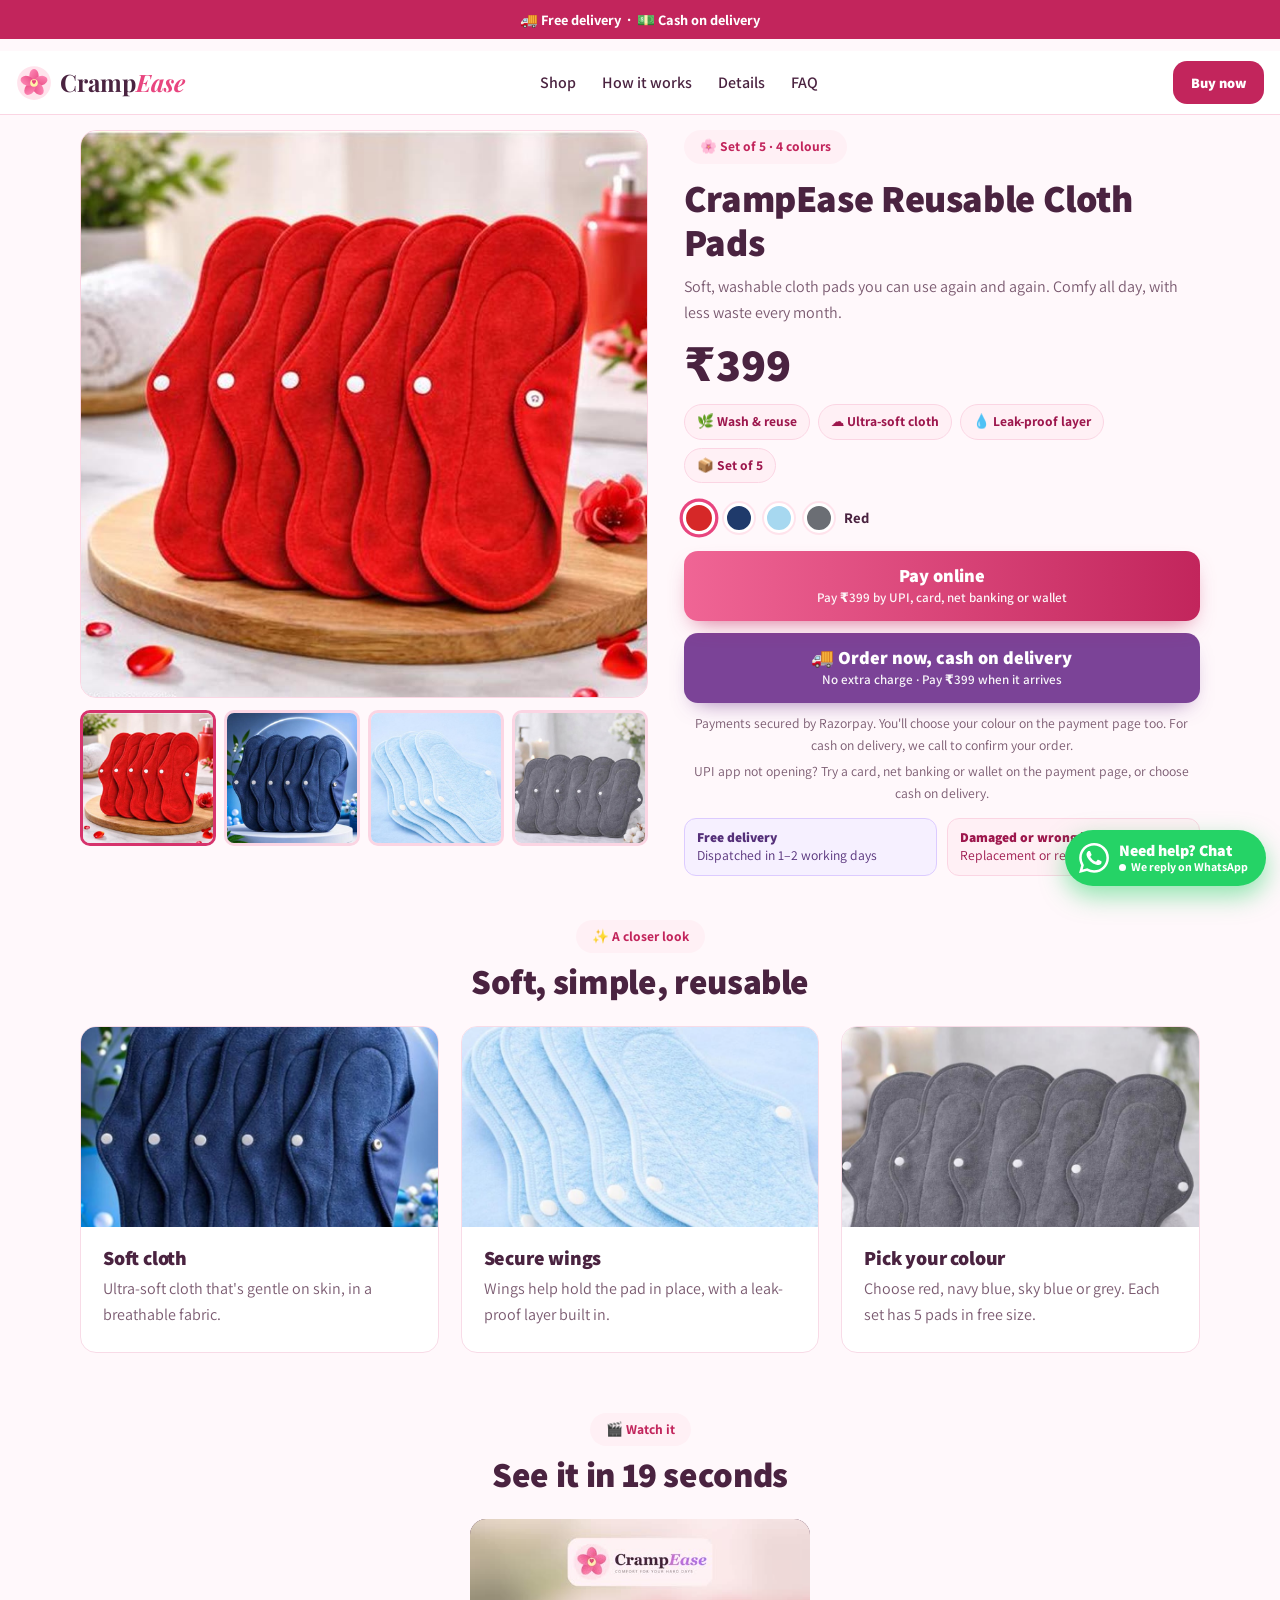
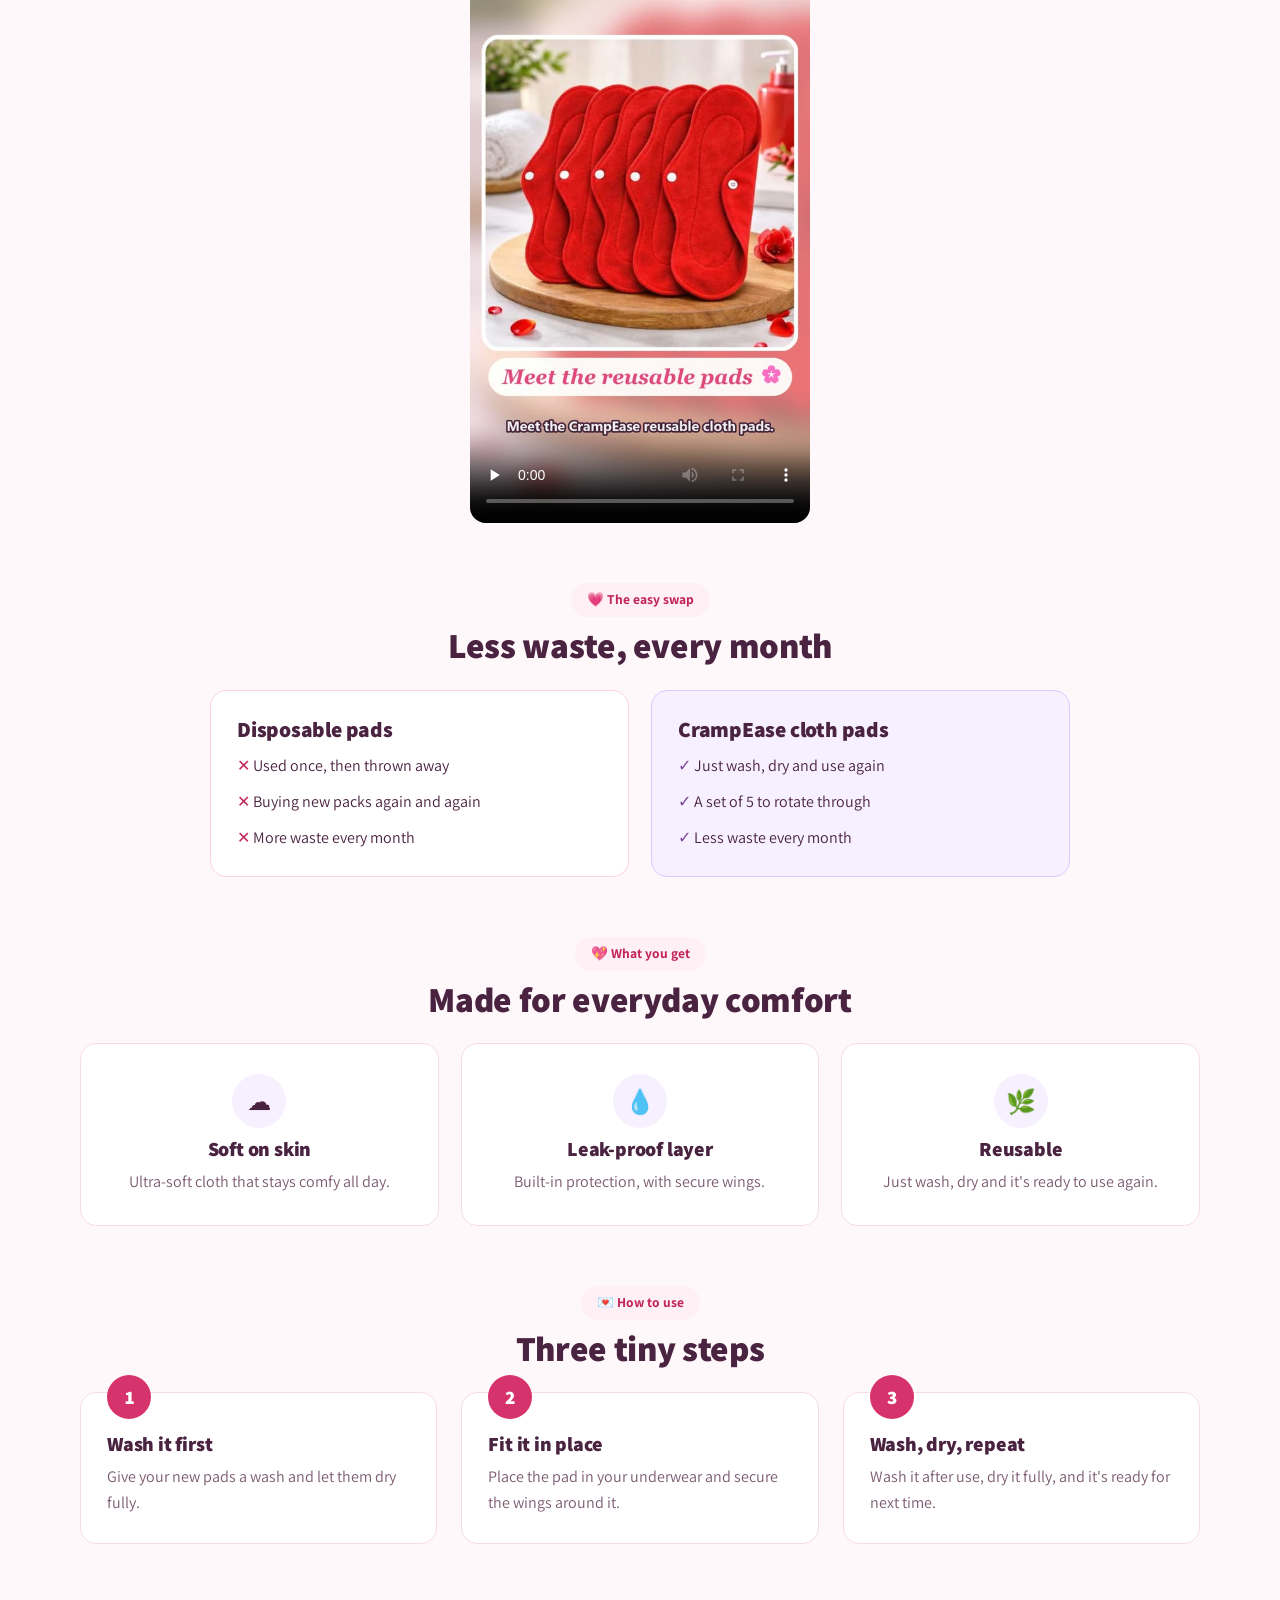
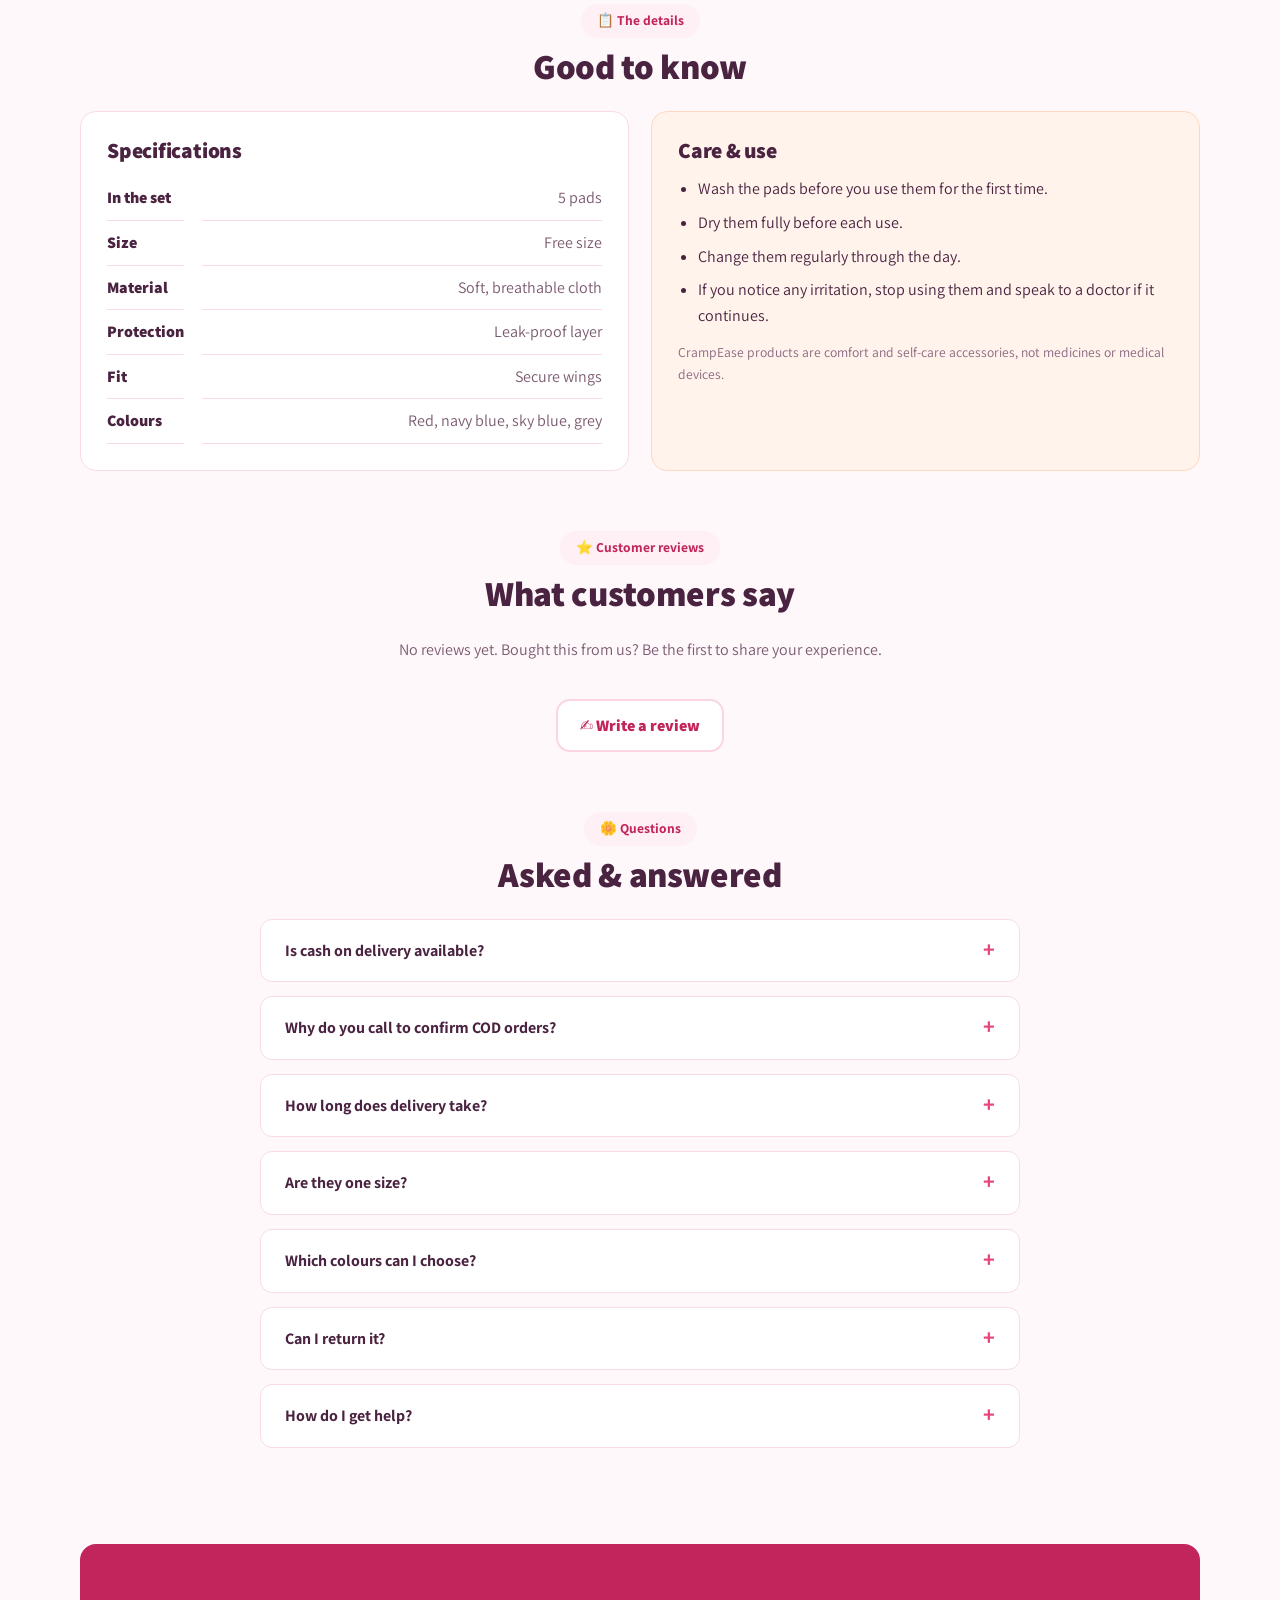
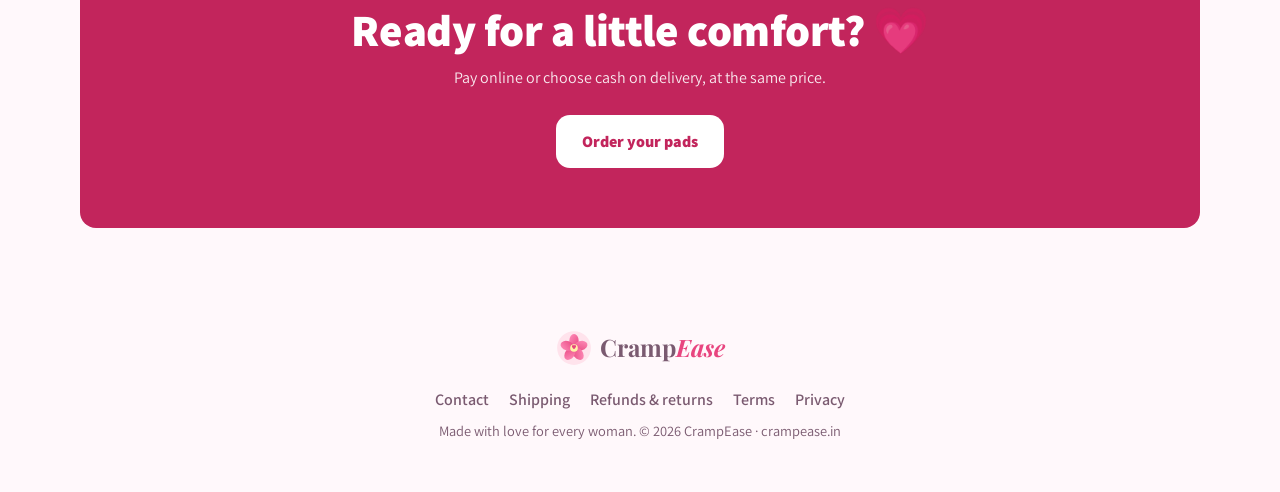
<file: pads.html>
<!doctype html>
<html lang="en">
<head>
  <meta charset="utf-8" />
  <meta name="viewport" content="width=device-width, initial-scale=1" />
  <title>Reusable Cloth Pads — CrampEase</title>
  <meta name="description" content="CrampEase reusable cloth pads: a set of 5 in soft cloth with a leak-proof layer and secure wings. Four colours. Free delivery. Pay online or cash on delivery." />
  <meta property="og:title" content="CrampEase Reusable Cloth Pads" />
  <meta property="og:image" content="https://crampease.in/images/pads-red.jpg" />
  <meta name="theme-color" content="#ff6fa5" />
  <link rel="icon" type="image/svg+xml" href="images/logo-mark.svg" />
  <link rel="apple-touch-icon" href="images/logo-square.png" />
  <link rel="preconnect" href="https://fonts.googleapis.com" />
  <link rel="preconnect" href="https://fonts.gstatic.com" crossorigin />
  <link href="https://fonts.googleapis.com/css2?family=Playfair+Display:ital,wght@0,600;0,700;1,600;1,700&family=Quicksand:wght@400;500;600;700&family=Assistant:wght@400;600;700;800&display=swap" rel="stylesheet" />
  <link rel="stylesheet" href="styles.css?v=20261116a" />
  <!-- Google Analytics -->
  <script async src="https://www.googletagmanager.com/gtag/js?id=G-RBHXGJNN7K"></script>
  <script>
    window.dataLayer = window.dataLayer || [];
    function gtag(){dataLayer.push(arguments);}
    gtag('js', new Date());
    gtag('config', 'G-RBHXGJNN7K');
  </script>
  <!-- End Google Analytics -->
  <!-- Meta Pixel -->
  <script>
    !function(f,b,e,v,n,t,s){if(f.fbq)return;n=f.fbq=function(){n.callMethod?
    n.callMethod.apply(n,arguments):n.queue.push(arguments)};if(!f._fbq)f._fbq=n;
    n.push=n;n.loaded=!0;n.version='2.0';n.queue=[];t=b.createElement(e);t.async=!0;
    t.src=v;s=b.getElementsByTagName(e)[0];s.parentNode.insertBefore(t,s)}(window,
    document,'script','https://connect.facebook.net/en_US/fbevents.js');
    fbq('init', '1807102890492249');
    fbq('track', 'PageView');
  </script>
  <noscript><img height="1" width="1" style="display:none" src="https://www.facebook.com/tr?id=1807102890492249&ev=PageView&noscript=1" /></noscript>
  <!-- End Meta Pixel -->
</head>
<body class="shop" data-product="pads">
  <div class="sparkles" aria-hidden="true"></div>

  <div class="top-strip">🚚 Free delivery &nbsp;·&nbsp; 💵 Cash on delivery</div>

  <header class="nav" id="top">
    <a href="index.html" class="logo"><img class="logo-mark" src="images/logo-mark.svg" alt="" />Cramp<span>Ease</span></a>
    <nav class="nav-links">
      <a href="index.html#shop">Shop</a>
      <a href="#how">How it works</a>
      <a href="#specs">Details</a>
      <a href="#faq">FAQ</a>
    </nav>
    <a class="btn btn-small" href="#buy">Buy now</a>
  </header>

  <main>
    <!-- GALLERY + BUY BOX -->
    <section class="pdp">
      <div class="gallery">
        <div class="gallery-track" id="gallery" tabindex="0" aria-label="Reusable Cloth Pads photos">
          <img src="images/pads-red.jpg" alt="Set of 5 red reusable cloth pads" data-color="red" />
          <img src="images/pads-navy.jpg" alt="Set of 5 navy blue reusable cloth pads" data-color="navy" loading="lazy" />
          <img src="images/pads-sky.jpg" alt="Set of 5 sky blue reusable cloth pads" data-color="sky" loading="lazy" />
          <img src="images/pads-grey.jpg" alt="Set of 5 grey reusable cloth pads" data-color="grey" loading="lazy" />
        </div>
        <div class="gallery-thumbs" id="thumbs">
          <button type="button" aria-label="Photo 1" aria-current="true"><img src="images/pads-red.jpg" alt="" /></button>
          <button type="button" aria-label="Photo 2"><img src="images/pads-navy.jpg" alt="" loading="lazy" /></button>
          <button type="button" aria-label="Photo 3"><img src="images/pads-sky.jpg" alt="" loading="lazy" /></button>
          <button type="button" aria-label="Photo 4"><img src="images/pads-grey.jpg" alt="" loading="lazy" /></button>
        </div>
      </div>

      <div class="buy-box" id="buy">
        <p class="pill">🌸 Set of 5 · 4 colours</p>
        <h1>CrampEase <em>Reusable Cloth Pads</em></h1>
        <p class="buy-lead">Soft, washable cloth pads you can use again and again. Comfy all day, with less waste every month.</p>
        <a class="rating-link" id="rating-link" href="#reviews" hidden></a>
        <div class="buy-price">
          <strong data-fill="online"></strong>
        </div>
        <ul class="chips">
          <li>🌿 Wash &amp; reuse</li>
          <li>☁️ Ultra-soft cloth</li>
          <li>💧 Leak-proof layer</li>
          <li>📦 Set of 5</li>
        </ul>
        <div id="pick-color"></div>

        <div class="best-wrap">
          <a class="buy-btn buy-online" data-pay="online" href="#">
            <b>Pay online</b>
            <small>Pay <span data-fill="online"></span> by UPI, card, net banking or wallet</small>
          </a>
        </div>
        <a class="buy-btn buy-cod" data-pay="cod" href="#">
          <b>🚚 Order now, cash on delivery</b>
          <small>No extra charge · Pay <span data-fill="cod"></span> when it arrives</small>
        </a>
        <p class="buy-sub">Payments secured by Razorpay. You'll choose your colour on the payment page too. For cash on delivery, we call to confirm your order.</p>
        <p class="pay-note">UPI app not opening? Try a card, net banking or wallet on the payment page, or choose cash on delivery.</p>

        <div class="promise-boxes">
          <div class="promise-box blue"><b>Free delivery</b><span>Dispatched in 1–2 working days</span></div>
          <div class="promise-box green"><b>Damaged or wrong item?</b><span>Replacement or refund. <a href="policies.html#refund">Policy</a></span></div>
        </div>
      </div>
    </section>

    <!-- HOW IT WORKS -->
    <section class="section" id="how">
      <div class="section-head reveal">
        <p class="pill">✨ A closer look</p>
        <h2>Soft, simple, <em>reusable</em></h2>
      </div>
      <div class="closeups">
        <article class="closeup reveal">
          <img src="images/pads-navy.jpg" alt="Soft textured cloth surface of the pads" loading="lazy" />
          <div>
            <h3>Soft cloth</h3>
            <p>Ultra-soft cloth that's gentle on skin, in a breathable fabric.</p>
          </div>
        </article>
        <article class="closeup reveal">
          <img src="images/pads-sky.jpg" alt="Pads with snap wings" loading="lazy" />
          <div>
            <h3>Secure wings</h3>
            <p>Wings help hold the pad in place, with a leak-proof layer built in.</p>
          </div>
        </article>
        <article class="closeup reveal">
          <img src="images/pads-grey.jpg" alt="Set of five grey pads" loading="lazy" />
          <div>
            <h3>Pick your colour</h3>
            <p>Choose red, navy blue, sky blue or grey. Each set has 5 pads in free size.</p>
          </div>
        </article>
      </div>
    </section>

    <!-- VIDEO -->
    <section class="section video-section">
      <div class="section-head reveal">
        <p class="pill">🎬 Watch it</p>
        <h2>See it in <em>19 seconds</em></h2>
      </div>
      <video class="belt-video reveal" controls playsinline preload="none" poster="images/pads-video-poster.jpg">
        <source src="media/crampease_pads_ad.mp4" type="video/mp4" />
      </video>
    </section>

    <!-- COMPARE -->
    <section class="section">
      <div class="section-head reveal">
        <p class="pill">💗 The easy swap</p>
        <h2>Less waste, <em>every month</em></h2>
      </div>
      <div class="compare reveal">
        <div class="compare-col">
          <h3>Disposable pads</h3>
          <ul>
            <li>Used once, then thrown away</li>
            <li>Buying new packs again and again</li>
            <li>More waste every month</li>
          </ul>
        </div>
        <div class="compare-col yes">
          <h3>CrampEase cloth pads</h3>
          <ul>
            <li>Just wash, dry and use again</li>
            <li>A set of 5 to rotate through</li>
            <li>Less waste every month</li>
          </ul>
        </div>
      </div>
    </section>

    <!-- FEATURES -->
    <section class="section why">
      <div class="section-head reveal">
        <p class="pill">💖 What you get</p>
        <h2>Made for <em>everyday comfort</em></h2>
      </div>
      <div class="why-grid">
        <div class="why-card reveal">
          <div class="why-icon">☁️</div>
          <h3>Soft on skin</h3>
          <p>Ultra-soft cloth that stays comfy all day.</p>
        </div>
        <div class="why-card reveal">
          <div class="why-icon">💧</div>
          <h3>Leak-proof layer</h3>
          <p>Built-in protection, with secure wings.</p>
        </div>
        <div class="why-card reveal">
          <div class="why-icon">🌿</div>
          <h3>Reusable</h3>
          <p>Just wash, dry and it's ready to use again.</p>
        </div>
      </div>
    </section>

    <!-- HOW TO USE -->
    <section class="section how">
      <div class="section-head reveal">
        <p class="pill">💌 How to use</p>
        <h2>Three tiny <em>steps</em></h2>
      </div>
      <ol class="steps">
        <li class="step reveal"><span>1</span><h3>Wash it first</h3><p>Give your new pads a wash and let them dry fully.</p></li>
        <li class="step reveal"><span>2</span><h3>Fit it in place</h3><p>Place the pad in your underwear and secure the wings around it.</p></li>
        <li class="step reveal"><span>3</span><h3>Wash, dry, repeat</h3><p>Wash it after use, dry it fully, and it's ready for next time.</p></li>
      </ol>
    </section>

    <!-- SPECS -->
    <section class="section" id="specs">
      <div class="section-head reveal">
        <p class="pill">📋 The details</p>
        <h2>Good to <em>know</em></h2>
      </div>
      <div class="info-grid">
        <div class="info-card reveal">
          <h3>Specifications</h3>
          <dl class="specs">
            <dt>In the set</dt><dd>5 pads</dd>
            <dt>Size</dt><dd>Free size</dd>
            <dt>Material</dt><dd>Soft, breathable cloth</dd>
            <dt>Protection</dt><dd>Leak-proof layer</dd>
            <dt>Fit</dt><dd>Secure wings</dd>
            <dt>Colours</dt><dd>Red, navy blue, sky blue, grey</dd>
          </dl>
        </div>
        <div class="info-card reveal">
          <h3>Care &amp; use</h3>
          <ul class="safety">
            <li>Wash the pads before you use them for the first time.</li>
            <li>Dry them fully before each use.</li>
            <li>Change them regularly through the day.</li>
            <li>If you notice any irritation, stop using them and speak to a doctor if it continues.</li>
          </ul>
          <p class="safety-note">CrampEase products are comfort and self-care accessories, not medicines or medical devices.</p>
        </div>
      </div>
    </section>

    <!-- REVIEWS -->
    <section class="section" id="reviews">
      <div class="section-head reveal">
        <p class="pill">⭐ Customer reviews</p>
        <h2>What customers <em>say</em></h2>
      </div>
      <div class="review-summary" id="review-summary" hidden></div>
      <p class="review-empty" id="review-empty">No reviews yet. Bought this from us? Be the first to share your experience.</p>
      <div class="review-list" id="review-list"></div>
      <div class="review-write">
        <button class="review-open" id="review-open" type="button">✍️ Write a review</button>
        <form class="review-form" id="review-form" hidden novalidate>
          <fieldset class="review-stars">
            <legend>Your rating</legend>
            <label><input type="radio" name="rating" value="1" /><span>★</span></label>
            <label><input type="radio" name="rating" value="2" /><span>★</span></label>
            <label><input type="radio" name="rating" value="3" /><span>★</span></label>
            <label><input type="radio" name="rating" value="4" /><span>★</span></label>
            <label><input type="radio" name="rating" value="5" /><span>★</span></label>
          </fieldset>
          <label>Your first name<input name="name" autocomplete="given-name" maxlength="40" required /></label>
          <label>City<input name="city" autocomplete="address-level2" maxlength="50" required /></label>
          <label>Your review<textarea name="text" rows="4" maxlength="600" required></textarea></label>
          <label class="review-consent"><input type="checkbox" name="consent" required /><span>I bought this from CrampEase, and you can show my review, first name and city on this site.</span></label>
          <p class="review-error" id="review-error" role="alert"></p>
          <button class="review-send" type="submit">Send review on WhatsApp</button>
          <p class="review-note">WhatsApp opens with your review ready to send, and you can add a photo there. We check it against your order before publishing.</p>
        </form>
        <p class="review-thanks" id="review-thanks" hidden>Thank you! 💗 Please press send in WhatsApp. We'll publish your review after checking your order.</p>
      </div>
    </section>

    <!-- FAQ -->
    <section class="section faq" id="faq">
      <div class="section-head reveal">
        <p class="pill">🌼 Questions</p>
        <h2>Asked &amp; <em>answered</em></h2>
      </div>
      <div class="faq-list">
        <details class="reveal"><summary>Is cash on delivery available?</summary><p>Yes. Nothing to pay now: fill the short form and pay <span data-fill="cod"></span> in cash when it arrives. It's the same price as paying online.</p></details>
        <details class="reveal"><summary>Why do you call to confirm COD orders?</summary><p>A quick call or WhatsApp confirms your address and helps us avoid fake orders. Please keep your phone handy after ordering.</p></details>
        <details class="reveal"><summary>How long does delivery take?</summary><p>We dispatch within 1–2 working days, and it usually arrives within 4–7 working days, depending on your pincode. Delivery is free.</p></details>
        <details class="reveal"><summary>Are they one size?</summary><p>They come in free size, and each set has 5 pads.</p></details>
        <details class="reveal"><summary>Which colours can I choose?</summary><p>Red, navy blue, sky blue or grey. Pick one above, and you can confirm it in the cash on delivery form or on the payment page.</p></details>
        <details class="reveal"><summary>Can I return it?</summary><p>If it arrives damaged, defective or wrong, email us within 2 days of delivery with photos or an unboxing video, and we'll send a replacement or a full refund. For hygiene reasons, used products can't be returned unless they're defective.</p></details>
        <details class="reveal"><summary>How do I get help?</summary><p>WhatsApp or call <a href="tel:+918113087040">+91 81130 87040</a>, or email <a href="mailto:joel@crampease.in">joel@crampease.in</a>. We reply within 24 hours, Monday to Saturday.</p></details>
      </div>
    </section>

    <!-- CTA -->
    <section class="cta reveal">
      <h2>Ready for a little <em>comfort</em>? 💗</h2>
      <p>Pay online or choose cash on delivery, at the same price.</p>
      <a class="btn btn-light" href="#buy">Order your pads</a>
    </section>
  </main>

  <div class="buy-bar" id="buy-bar">
    <div><strong data-fill="online"></strong><small>COD available</small></div>
    <a class="buy-bar-btn" href="#buy">Order now</a>
  </div>

  <a class="wa-chat" href="https://wa.me/918113087040" target="_blank" rel="noopener" aria-label="Need help? Chat with us on WhatsApp">
    <svg viewBox="0 0 24 24" width="30" height="30" fill="#fff" aria-hidden="true"><path d="M17.472 14.382c-.297-.149-1.758-.867-2.03-.967-.273-.099-.471-.148-.67.15-.197.297-.767.966-.94 1.164-.173.199-.347.223-.644.075-.297-.15-1.255-.463-2.39-1.475-.883-.788-1.48-1.761-1.653-2.059-.173-.297-.018-.458.13-.606.134-.133.298-.347.446-.52.149-.174.198-.298.298-.497.099-.198.05-.371-.025-.52-.075-.149-.669-1.612-.916-2.207-.242-.579-.487-.5-.669-.51-.173-.008-.371-.01-.57-.01-.198 0-.52.074-.792.372-.272.297-1.04 1.016-1.04 2.479 0 1.462 1.065 2.875 1.213 3.074.149.198 2.096 3.2 5.077 4.487.709.306 1.262.489 1.694.625.712.227 1.36.195 1.871.118.571-.085 1.758-.719 2.006-1.413.248-.694.248-1.289.173-1.413-.074-.124-.272-.198-.57-.347m-5.421 7.403h-.004a9.87 9.87 0 01-5.031-1.378l-.361-.214-3.741.982.998-3.648-.235-.374a9.86 9.86 0 01-1.51-5.26c.001-5.45 4.436-9.884 9.888-9.884 2.64 0 5.122 1.03 6.988 2.898a9.825 9.825 0 012.893 6.994c-.003 5.45-4.437 9.884-9.885 9.884m8.413-18.297A11.815 11.815 0 0012.05 0C5.495 0 .16 5.335.157 11.892c0 2.096.547 4.142 1.588 5.945L.057 24l6.305-1.654a11.882 11.882 0 005.683 1.448h.005c6.554 0 11.89-5.335 11.893-11.893a11.821 11.821 0 00-3.48-8.413z"/></svg>
    <span class="wa-chat-text"><b>Need help? Chat</b><small><i></i>We reply on WhatsApp</small></span>
  </a>

  <footer class="footer">
    <a href="index.html" class="logo"><img class="logo-mark" src="images/logo-mark.svg" alt="" />Cramp<span>Ease</span></a>
    <nav class="footer-links">
      <a href="policies.html#contact">Contact</a>
      <a href="policies.html#shipping">Shipping</a>
      <a href="policies.html#refund">Refunds &amp; returns</a>
      <a href="policies.html#terms">Terms</a>
      <a href="policies.html#privacy">Privacy</a>
    </nav>
    <p>Made with love for every woman. © <span class="year"></span> CrampEase · crampease.in</p>
  </footer>

  <script src="script.js?v=20261116a"></script>
  <script src="product-page.js?v=20261116a"></script>
</body>
</html>
</file>
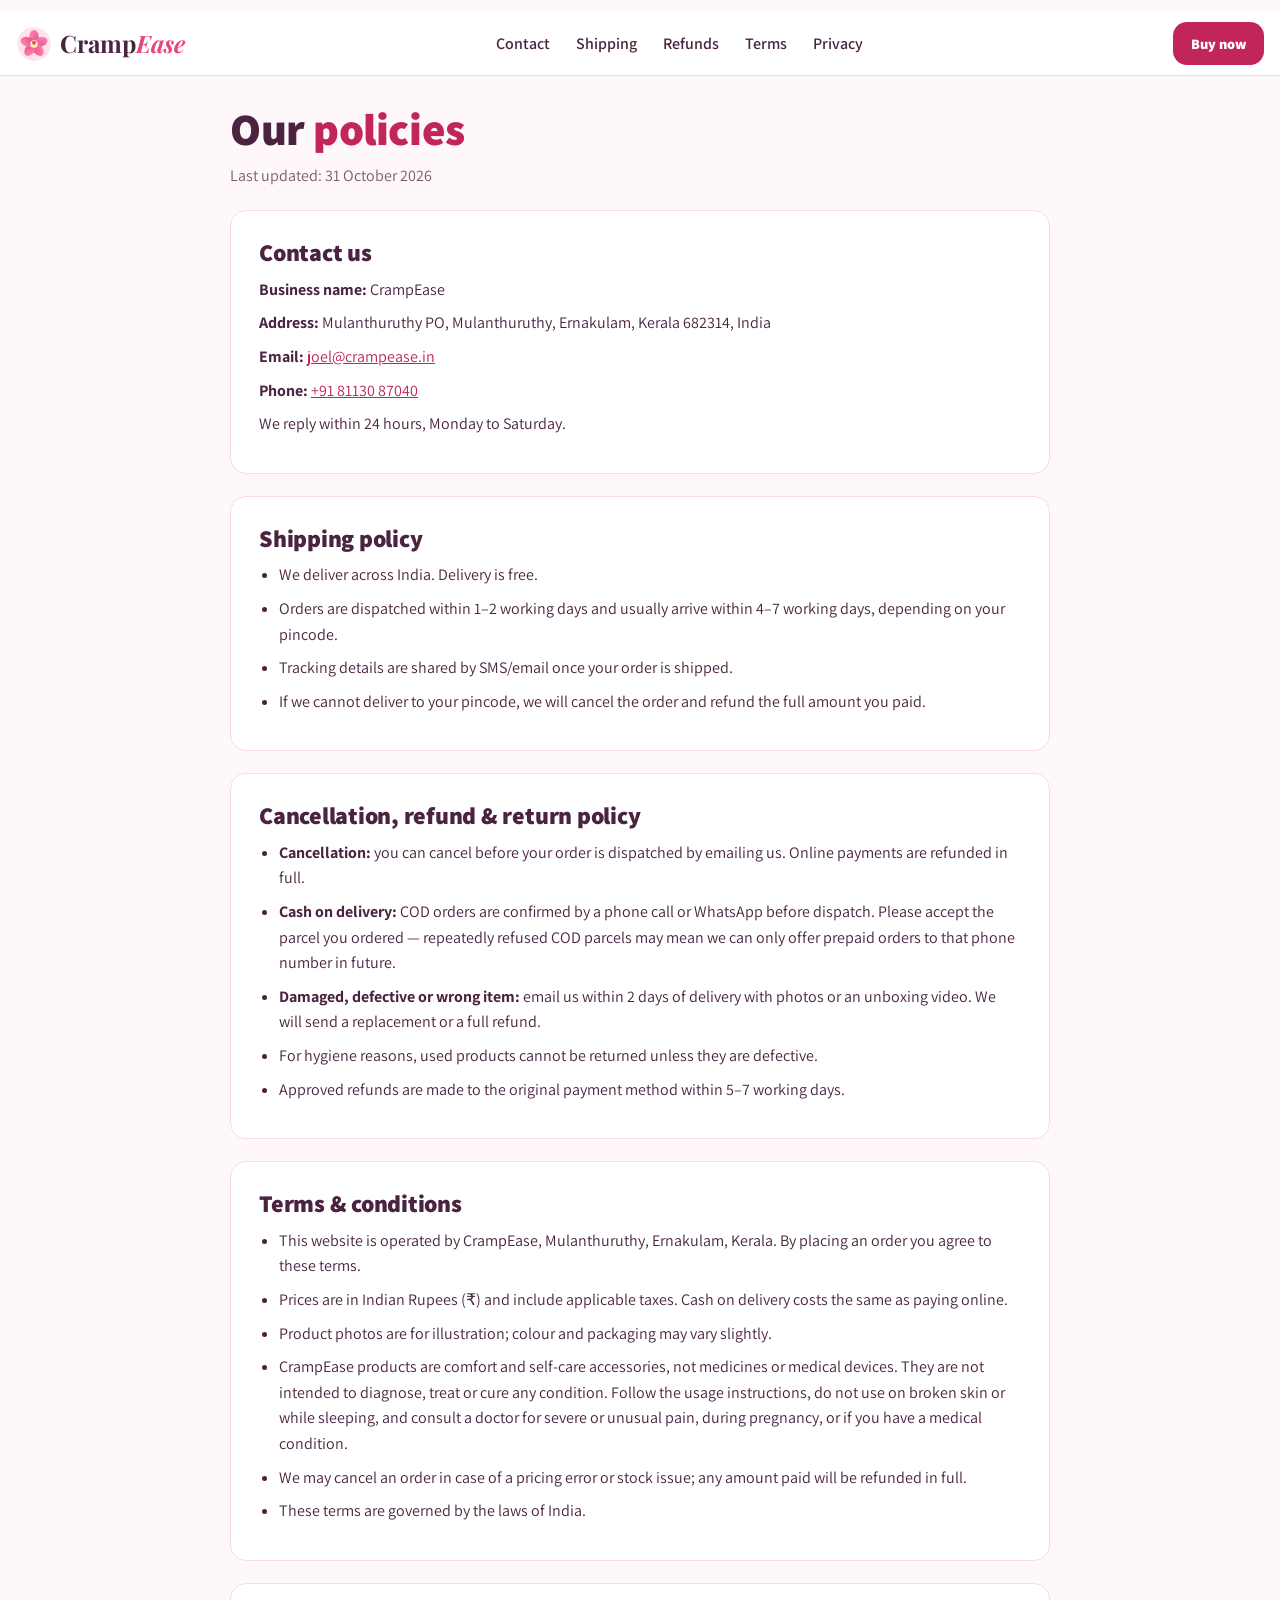
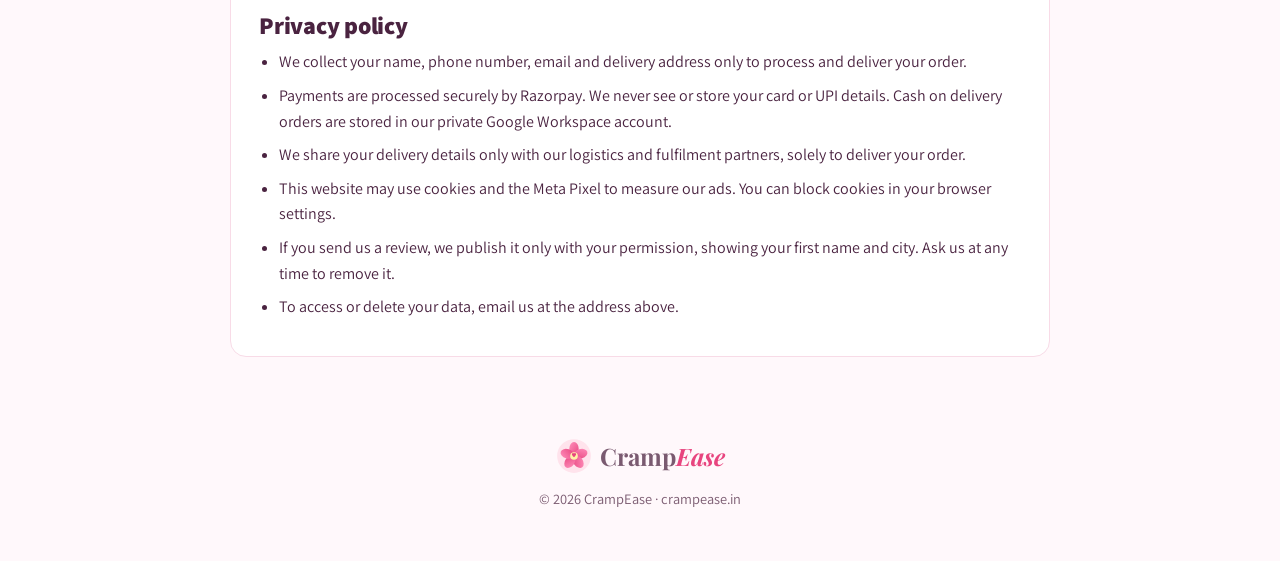
<file: policies.html>
<!doctype html>
<html lang="en">
<head>
  <meta charset="utf-8" />
  <meta name="viewport" content="width=device-width, initial-scale=1" />
  <title>Policies — CrampEase</title>
  <meta name="description" content="CrampEase contact details, shipping, refund and return policy, terms and privacy policy." />
  <meta name="theme-color" content="#ff6fa5" />
  <link rel="icon" type="image/svg+xml" href="images/logo-mark.svg" />
  <link rel="apple-touch-icon" href="images/logo-square.png" />
  <link rel="preconnect" href="https://fonts.googleapis.com" />
  <link rel="preconnect" href="https://fonts.gstatic.com" crossorigin />
  <link href="https://fonts.googleapis.com/css2?family=Playfair+Display:ital,wght@0,600;0,700;1,600;1,700&family=Quicksand:wght@400;500;600;700&family=Assistant:wght@400;600;700;800&display=swap" rel="stylesheet" />
  <link rel="stylesheet" href="styles.css?v=20261116a" />
  <!-- Google Analytics -->
  <script async src="https://www.googletagmanager.com/gtag/js?id=G-RBHXGJNN7K"></script>
  <script>
    window.dataLayer = window.dataLayer || [];
    function gtag(){dataLayer.push(arguments);}
    gtag('js', new Date());
    gtag('config', 'G-RBHXGJNN7K');
  </script>
  <!-- End Google Analytics -->
  <!-- Meta Pixel -->
  <script>
    !function(f,b,e,v,n,t,s){if(f.fbq)return;n=f.fbq=function(){n.callMethod?
    n.callMethod.apply(n,arguments):n.queue.push(arguments)};if(!f._fbq)f._fbq=n;
    n.push=n;n.loaded=!0;n.version='2.0';n.queue=[];t=b.createElement(e);t.async=!0;
    t.src=v;s=b.getElementsByTagName(e)[0];s.parentNode.insertBefore(t,s)}(window,
    document,'script','https://connect.facebook.net/en_US/fbevents.js');
    fbq('init', '1807102890492249');
    fbq('track', 'PageView');
  </script>
  <noscript><img height="1" width="1" style="display:none" src="https://www.facebook.com/tr?id=1807102890492249&ev=PageView&noscript=1" /></noscript>
  <!-- End Meta Pixel -->
</head>
<body class="shop">
  <header class="nav">
    <a href="index.html" class="logo"><img class="logo-mark" src="images/logo-mark.svg" alt="" />Cramp<span>Ease</span></a>
    <nav class="nav-links">
      <a href="#contact">Contact</a>
      <a href="#shipping">Shipping</a>
      <a href="#refund">Refunds</a>
      <a href="#terms">Terms</a>
      <a href="#privacy">Privacy</a>
    </nav>
    <a class="btn btn-small" href="index.html#order">Buy now</a>
  </header>

  <main class="policy">
    <h1>Our <em>policies</em></h1>
    <p class="muted">Last updated: 31 October 2026</p>

    <section id="contact">
      <h2>Contact us</h2>
      <p><b>Business name:</b> CrampEase</p>
      <p><b>Address:</b> Mulanthuruthy PO, Mulanthuruthy, Ernakulam, Kerala 682314, India</p>
      <p><b>Email:</b> <a href="mailto:joel@crampease.in">joel@crampease.in</a></p>
      <p><b>Phone:</b> <a href="tel:+918113087040">+91 81130 87040</a></p>
      <p>We reply within 24 hours, Monday to Saturday.</p>
    </section>

    <section id="shipping">
      <h2>Shipping policy</h2>
      <ul>
        <li>We deliver across India. Delivery is free.</li>
        <li>Orders are dispatched within 1–2 working days and usually arrive within 4–7 working days, depending on your pincode.</li>
        <li>Tracking details are shared by SMS/email once your order is shipped.</li>
        <li>If we cannot deliver to your pincode, we will cancel the order and refund the full amount you paid.</li>
      </ul>
    </section>

    <section id="refund">
      <h2>Cancellation, refund &amp; return policy</h2>
      <ul>
        <li><b>Cancellation:</b> you can cancel before your order is dispatched by emailing us. Online payments are refunded in full.</li>
        <li><b>Cash on delivery:</b> COD orders are confirmed by a phone call or WhatsApp before dispatch. Please accept the parcel you ordered — repeatedly refused COD parcels may mean we can only offer prepaid orders to that phone number in future.</li>
        <li><b>Damaged, defective or wrong item:</b> email us within 2 days of delivery with photos or an unboxing video. We will send a replacement or a full refund.</li>
        <li>For hygiene reasons, used products cannot be returned unless they are defective.</li>
        <li>Approved refunds are made to the original payment method within 5–7 working days.</li>
      </ul>
    </section>

    <section id="terms">
      <h2>Terms &amp; conditions</h2>
      <ul>
        <li>This website is operated by CrampEase, Mulanthuruthy, Ernakulam, Kerala. By placing an order you agree to these terms.</li>
        <li>Prices are in Indian Rupees (₹) and include applicable taxes. Cash on delivery costs the same as paying online.</li>
        <li>Product photos are for illustration; colour and packaging may vary slightly.</li>
        <li>CrampEase products are comfort and self-care accessories, not medicines or medical devices. They are not intended to diagnose, treat or cure any condition. Follow the usage instructions, do not use on broken skin or while sleeping, and consult a doctor for severe or unusual pain, during pregnancy, or if you have a medical condition.</li>
        <li>We may cancel an order in case of a pricing error or stock issue; any amount paid will be refunded in full.</li>
        <li>These terms are governed by the laws of India.</li>
      </ul>
    </section>

    <section id="privacy">
      <h2>Privacy policy</h2>
      <ul>
        <li>We collect your name, phone number, email and delivery address only to process and deliver your order.</li>
        <li>Payments are processed securely by Razorpay. We never see or store your card or UPI details. Cash on delivery orders are stored in our private Google Workspace account.</li>
        <li>We share your delivery details only with our logistics and fulfilment partners, solely to deliver your order.</li>
        <li>This website may use cookies and the Meta Pixel to measure our ads. You can block cookies in your browser settings.</li>
        <li>If you send us a review, we publish it only with your permission, showing your first name and city. Ask us at any time to remove it.</li>
        <li>To access or delete your data, email us at the address above.</li>
      </ul>
    </section>
  </main>

  <footer class="footer">
    <a href="index.html" class="logo"><img class="logo-mark" src="images/logo-mark.svg" alt="" />Cramp<span>Ease</span></a>
    <p>© <span class="year"></span> CrampEase · crampease.in</p>
  </footer>

  <script>
    document.querySelectorAll(".year").forEach((el) => (el.textContent = new Date().getFullYear()));
  </script>
</body>
</html>
</file>
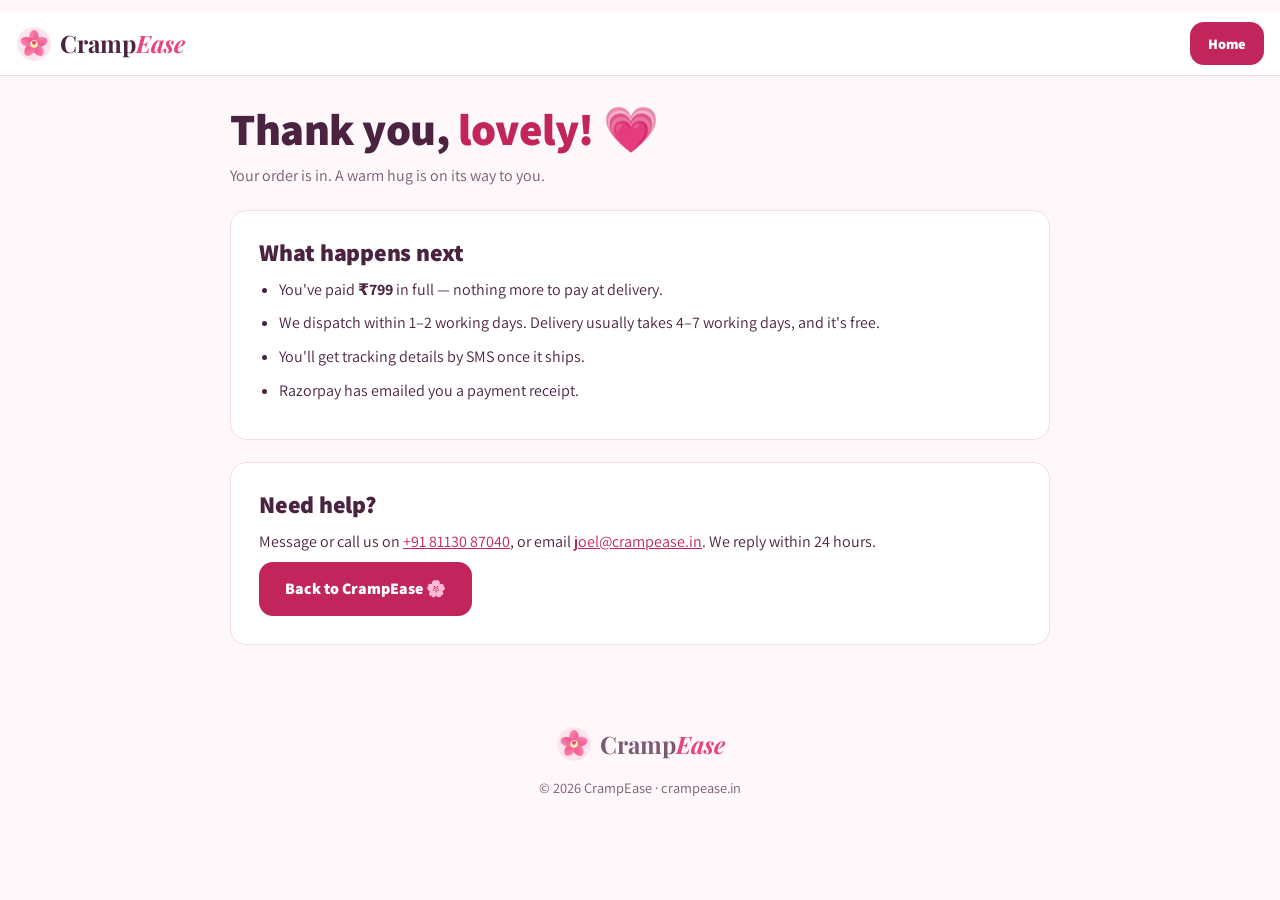
<file: thank-you.html>
<!doctype html>
<html lang="en">
<head>
  <meta charset="utf-8" />
  <meta name="viewport" content="width=device-width, initial-scale=1" />
  <title>Thank you — CrampEase</title>
  <meta name="robots" content="noindex" />
  <meta name="theme-color" content="#ff6fa5" />
  <link rel="icon" type="image/svg+xml" href="images/logo-mark.svg" />
  <link rel="apple-touch-icon" href="images/logo-square.png" />
  <link rel="preconnect" href="https://fonts.googleapis.com" />
  <link rel="preconnect" href="https://fonts.gstatic.com" crossorigin />
  <link href="https://fonts.googleapis.com/css2?family=Playfair+Display:ital,wght@0,600;0,700;1,600;1,700&family=Quicksand:wght@400;500;600;700&family=Assistant:wght@400;600;700;800&display=swap" rel="stylesheet" />
  <link rel="stylesheet" href="styles.css?v=20261116a" />
  <!-- Google Analytics -->
  <script async src="https://www.googletagmanager.com/gtag/js?id=G-RBHXGJNN7K"></script>
  <script>
    window.dataLayer = window.dataLayer || [];
    function gtag(){dataLayer.push(arguments);}
    gtag('js', new Date());
    gtag('config', 'G-RBHXGJNN7K');
  </script>
  <!-- End Google Analytics -->
  <!-- Meta Pixel -->
  <script>
    !function(f,b,e,v,n,t,s){if(f.fbq)return;n=f.fbq=function(){n.callMethod?
    n.callMethod.apply(n,arguments):n.queue.push(arguments)};if(!f._fbq)f._fbq=n;
    n.push=n;n.loaded=!0;n.version='2.0';n.queue=[];t=b.createElement(e);t.async=!0;
    t.src=v;s=b.getElementsByTagName(e)[0];s.parentNode.insertBefore(t,s)}(window,
    document,'script','https://connect.facebook.net/en_US/fbevents.js');
    fbq('init', '1807102890492249');
    fbq('track', 'PageView');
  </script>
  <noscript><img height="1" width="1" style="display:none" src="https://www.facebook.com/tr?id=1807102890492249&ev=PageView&noscript=1" /></noscript>
  <!-- End Meta Pixel -->
  <script>
    // Razorpay Payment Pages redirect here after a successful payment:
    //   thank-you.html?type=online  (paid in full)   or   thank-you.html?type=cod  (₹99 advance on a ₹649 order)
    // Razorpay's own "payment complete" pixel event never reached Meta, so the Purchase is sent from here.
    // value = the full order value, so Meta learns what a sale is worth. Sent once per payment (reloads don't repeat it).
    (function () {
      //   thank-you.html?type=codfull&product=...&order_id=...  (COD order form, nothing paid yet)
      //   &product=pads / heatbag pick the product; no product = the belt (₹799 online, ₹899 COD; others cost the same either way)
      var PRODUCTS = {
        belt: { name: "CrampEase Warm Hug Belt", price: 799, codPrice: 899 },
        pads: { name: "CrampEase Reusable Cloth Pads · Set of 5", price: 399 },
        heatbag: { name: "CrampEase Electric Heat Bag · 1000 ml", price: 499 },
      };
      var q = new URLSearchParams(location.search);
      var type = ["cod", "codfull"].indexOf(q.get("type")) >= 0 ? q.get("type") : "online";
      var pid = PRODUCTS[q.get("product")] ? q.get("product") : "belt";
      var prod = PRODUCTS[pid];
      var value = type === "online" ? prod.price : prod.codPrice || prod.price;
      var payId = q.get("razorpay_payment_id") || q.get("payment_id") || q.get("order_id") || "";
      var key = "purchase_sent:" + (payId || type + ":" + new Date().toDateString());
      var sent = false;
      try { sent = localStorage.getItem(key) === "1"; } catch (e) {}
      // a COD order is real only if the receiver saved it and returned its id
      var realOrder = type !== "codfull" || /^cod_/.test(q.get("order_id") || "");
      if (!sent && realOrder) {
        var data = { value: value, currency: "INR", content_name: prod.name, content_ids: [pid],
                     content_type: "product", num_items: 1, payment_type: type };
        fbq("track", "Purchase", data, payId ? { eventID: payId } : {});
        gtag("event", "purchase", { transaction_id: payId || key, value: value, currency: "INR", payment_type: type,
                                    items: [{ item_id: pid, item_name: prod.name, price: value, quantity: 1 }] });
        try { localStorage.setItem(key, "1"); } catch (e) {}
      }
      window.__orderType = type;
      window.__orderValue = value;
    })();
  </script>
</head>
<body class="shop">
  <div class="sparkles" aria-hidden="true"></div>

  <header class="nav">
    <a href="index.html" class="logo"><img class="logo-mark" src="images/logo-mark.svg" alt="" />Cramp<span>Ease</span></a>
    <a class="btn btn-small" href="index.html">Home</a>
  </header>

  <main class="policy thanks">
    <h1>Thank you, <em>lovely!</em> 💗</h1>
    <p class="muted">Your order is in. A warm hug is on its way to you.</p>

    <section>
      <h2>What happens next</h2>
      <ul>
        <li data-type="online">You've paid <b data-value></b> in full — nothing more to pay at delivery.</li>
        <li data-type="cod">Your <b>₹99</b> advance is received. Please keep <b>₹550</b> ready to pay when your parcel arrives.</li>
        <li data-type="codfull">Your cash on delivery order is placed. <b>We'll call or WhatsApp you shortly to confirm</b> — please keep your phone handy.</li>
        <li data-type="codfull">Keep <b data-value></b> ready to pay in cash when your parcel arrives.</li>
        <li>We dispatch within 1–2 working days. Delivery usually takes 4–7 working days, and it's free.</li>
        <li>You'll get tracking details by SMS once it ships.</li>
        <li data-type="online">Razorpay has emailed you a payment receipt.</li>
      </ul>
    </section>

    <section>
      <h2>Need help?</h2>
      <p>Message or call us on <a href="tel:+918113087040">+91 81130 87040</a>, or email
         <a href="mailto:joel@crampease.in">joel@crampease.in</a>. We reply within 24 hours.</p>
      <a class="btn" href="index.html">Back to CrampEase 🌸</a>
    </section>
  </main>

  <footer class="footer">
    <a href="index.html" class="logo"><img class="logo-mark" src="images/logo-mark.svg" alt="" />Cramp<span>Ease</span></a>
    <p>© <span class="year"></span> CrampEase · crampease.in</p>
  </footer>

  <script>
    document.querySelectorAll("[data-type]").forEach((el) => {
      if (el.dataset.type !== window.__orderType) el.remove();
    });
    document.querySelectorAll("[data-value]").forEach((el) => (el.textContent = "₹" + window.__orderValue));
    document.querySelectorAll(".year").forEach((el) => (el.textContent = new Date().getFullYear()));
  </script>
</body>
</html>
</file>
<file: styles.css>
:root {
  --blush: #fff1f5;
  --blush-2: #ffe3ec;
  --pink: #ff6fa5;
  --rose: #e8457f;
  --lavender: #c9b6ff;
  --lilac: #efe7ff;
  --peach: #ffd3b6;
  --plum: #4a2340;
  --muted: #8a6680;
  --white: #ffffff;
  --shadow: 0 18px 40px -18px rgba(232, 69, 127, 0.45);
  --radius: 28px;
  --display: "Playfair Display", Georgia, serif;
  --body: "Quicksand", system-ui, sans-serif;
}

* { box-sizing: border-box; margin: 0; padding: 0; }
html { scroll-behavior: smooth; }
body {
  font-family: var(--body);
  color: var(--plum);
  background: var(--blush);
  background-image:
    radial-gradient(circle at 10% 0%, #ffe0ec 0, transparent 40%),
    radial-gradient(circle at 90% 30%, var(--lilac) 0, transparent 35%),
    radial-gradient(circle at 20% 80%, #fff0e6 0, transparent 35%);
  line-height: 1.6;
  overflow-x: hidden;
}
img { max-width: 100%; display: block; }
a { color: inherit; text-decoration: none; }
em { font-style: italic; color: var(--rose); }
h1, h2, h3 { font-family: var(--display); line-height: 1.15; }

/* ---------- buttons ---------- */
.btn {
  position: relative;
  display: inline-flex;
  align-items: center;
  gap: 8px;
  padding: 14px 26px;
  border-radius: 999px;
  font-weight: 700;
  color: var(--white);
  background: linear-gradient(135deg, var(--pink), var(--rose));
  box-shadow: var(--shadow);
  overflow: hidden;
  transition: transform .25s ease, box-shadow .25s ease;
}
.btn::after {
  content: "";
  position: absolute;
  inset: 0;
  background: linear-gradient(120deg, transparent 30%, rgba(255,255,255,.55) 50%, transparent 70%);
  transform: translateX(-120%);
  animation: shine 3.2s ease-in-out infinite;
}
.btn:hover { transform: translateY(-3px) scale(1.03); box-shadow: 0 22px 44px -16px rgba(232,69,127,.6); }
.btn-small { padding: 10px 18px; font-size: .9rem; }
.btn-ghost { background: var(--white); color: var(--rose); border: 2px solid var(--blush-2); }
.btn-ghost::after { display: none; }
.btn-light { background: var(--white); color: var(--rose); }
@keyframes shine { 0%, 60% { transform: translateX(-120%); } 100% { transform: translateX(120%); } }

.pill {
  display: inline-block;
  padding: 6px 16px;
  border-radius: 999px;
  background: var(--white);
  color: var(--rose);
  font-weight: 700;
  font-size: .85rem;
  box-shadow: 0 6px 18px -10px rgba(232,69,127,.5);
}

/* ---------- nav ---------- */
.nav {
  position: sticky;
  top: 12px;
  z-index: 20;
  margin: 12px auto 0;
  width: min(1120px, calc(100% - 32px));
  display: flex;
  align-items: center;
  justify-content: space-between;
  gap: 16px;
  padding: 10px 12px 10px 22px;
  border-radius: 999px;
  background: rgba(255,255,255,.75);
  backdrop-filter: blur(14px);
  box-shadow: 0 10px 30px -18px rgba(74,35,64,.35);
}
.logo { font-family: var(--display); font-weight: 700; font-size: 1.5rem; display: inline-flex; align-items: center; gap: 8px; }
.logo span { color: var(--rose); font-style: italic; margin-left: -8px; }
.logo-mark { width: 36px; height: 36px; animation: spin 14s linear infinite; }
.nav-links { display: flex; gap: 26px; font-weight: 600; }
.nav-links a { position: relative; }
.nav-links a::after {
  content: ""; position: absolute; left: 0; bottom: -4px; height: 2px; width: 100%;
  background: var(--pink); border-radius: 2px; transform: scaleX(0); transition: transform .3s;
}
.nav-links a:hover::after { transform: scaleX(1); }
@keyframes spin { to { transform: rotate(360deg); } }

/* ---------- hero ---------- */
.hero {
  position: relative;
  width: min(1120px, calc(100% - 32px));
  margin: 0 auto;
  padding: 80px 0 60px;
  display: grid;
  grid-template-columns: 1.1fr 1fr;
  align-items: center;
  gap: 48px;
}
.hero h1 { font-size: clamp(2.4rem, 5.5vw, 4.2rem); margin: 18px 0; }
.lead { font-size: 1.15rem; color: var(--muted); max-width: 520px; }
.hero-cta { display: flex; flex-wrap: wrap; gap: 14px; margin: 30px 0 24px; }
.hero-badges { list-style: none; display: flex; flex-wrap: wrap; gap: 10px 20px; font-weight: 600; color: var(--muted); font-size: .95rem; }

.blob { position: absolute; border-radius: 50%; filter: blur(50px); opacity: .55; z-index: -1; animation: float 12s ease-in-out infinite; }
.b1 { width: 320px; height: 320px; background: var(--pink); top: 10%; right: 5%; }
.b2 { width: 260px; height: 260px; background: var(--lavender); bottom: 0; right: 30%; animation-delay: -4s; }
.b3 { width: 220px; height: 220px; background: var(--peach); top: 0; left: -60px; animation-delay: -8s; }
@keyframes float {
  0%, 100% { transform: translate(0, 0) scale(1); }
  33% { transform: translate(30px, -30px) scale(1.08); }
  66% { transform: translate(-20px, 20px) scale(.95); }
}

.hero-art { position: relative; display: grid; place-items: center; min-height: 440px; }
.ring {
  position: absolute; width: 480px; height: 480px; border-radius: 50%;
  border: 2px dashed rgba(232,69,127,.35);
  animation: spin 40s linear infinite;
}
.hero-card {
  position: relative;
  width: 380px; aspect-ratio: 1;
  border-radius: 36px;
  overflow: hidden;
  background: linear-gradient(160deg, #ffd6e5, var(--lilac));
  box-shadow: 0 30px 60px -25px rgba(232,69,127,.55);
  border: 8px solid var(--white);
  animation: bob 6s ease-in-out infinite;
}
.hero-card img { width: 100%; height: 100%; object-fit: cover; }
@keyframes bob { 0%, 100% { transform: translateY(0) rotate(-1deg); } 50% { transform: translateY(-14px) rotate(1deg); } }

.float-tag {
  position: absolute;
  padding: 10px 16px; border-radius: 999px;
  background: var(--white); font-weight: 700; font-size: .9rem;
  box-shadow: 0 12px 28px -14px rgba(74,35,64,.4);
  animation: bob 5s ease-in-out infinite;
  white-space: nowrap;
}
.t1 { top: 12%; left: 0; animation-delay: -1s; }
.t2 { bottom: 18%; left: -10px; animation-delay: -2.5s; }
.t3 { top: 40%; right: -10px; animation-delay: -3.5s; }

/* placeholder art when an image is missing */
.ph {
  width: 100%; height: 100%;
  display: grid; place-items: center; text-align: center;
  background: linear-gradient(160deg, #ffd6e5 0%, #ffe9f0 50%, var(--lilac) 100%);
  color: var(--rose); font-family: var(--display); font-style: italic; font-size: 1.1rem;
  padding: 16px;
}
.ph b { display: block; font-size: 3.2rem; font-style: normal; animation: bob 4s ease-in-out infinite; }

/* ---------- marquee ---------- */
.marquee {
  background: linear-gradient(90deg, var(--pink), var(--rose), #b06cff);
  color: var(--white);
  padding: 16px 0;
  overflow: hidden;
  transform: rotate(-1.5deg);
  margin: 30px -10px;
  box-shadow: var(--shadow);
}
.marquee-track { display: flex; gap: 28px; width: max-content; animation: marquee 28s linear infinite; }
.marquee span { font-family: var(--display); font-style: italic; font-size: 1.35rem; white-space: nowrap; }
@keyframes marquee { to { transform: translateX(-50%); } }

/* ---------- sections ---------- */
.section { width: min(1120px, calc(100% - 32px)); margin: 0 auto; padding: 90px 0 30px; }
.section-head { text-align: center; margin-bottom: 48px; }
.section-head h2 { font-size: clamp(2rem, 4vw, 3rem); margin-top: 14px; }

/* products */
.products { display: grid; grid-template-columns: repeat(auto-fill, minmax(240px, 1fr)); gap: 26px; }
.card {
  position: relative;
  background: var(--white);
  border-radius: var(--radius);
  padding: 12px 12px 20px;
  box-shadow: 0 20px 40px -26px rgba(74,35,64,.45);
  transition: transform .35s cubic-bezier(.2,.8,.2,1), box-shadow .35s;
  transform-style: preserve-3d;
}
.card:hover { box-shadow: 0 30px 50px -24px rgba(232,69,127,.55); }
.card-img { border-radius: 22px; overflow: hidden; aspect-ratio: 1; background: var(--white); }
.card-img img { width: 100%; height: 100%; object-fit: contain; transition: transform .6s ease; }
.card:hover .card-img img { transform: scale(1.08); }
.badge {
  position: absolute; top: 22px; left: 22px; z-index: 2;
  padding: 5px 12px; border-radius: 999px;
  background: var(--white); color: var(--rose); font-weight: 700; font-size: .78rem;
  box-shadow: 0 6px 14px -8px rgba(232,69,127,.6);
}
.card h3 { font-size: 1.25rem; margin: 16px 8px 4px; }
.card p { color: var(--muted); font-size: .95rem; margin: 0 8px; }
.price { display: flex; align-items: baseline; gap: 10px; margin: 12px 8px 16px; }
.price strong { font-size: 1.4rem; color: var(--rose); }
.price s { color: var(--muted); }
.price small { color: #2f9e6e; font-weight: 700; }
.card .btn { width: calc(100% - 16px); margin: 0 8px; justify-content: center; padding: 12px; }
.features { list-style: none; margin: 14px 8px 0; display: grid; gap: 6px; font-weight: 600; font-size: .95rem; }

/* a single product shows as a big featured card */
.products:has(.card:only-child) { grid-template-columns: 1fr; max-width: 980px; margin: 0 auto; }
.card:only-child { display: grid; grid-template-columns: 1fr 1fr; gap: 30px; align-items: center; padding: 16px; }
.card:only-child h3 { font-size: 2rem; margin-top: 0; }
.card:only-child .btn { width: auto; padding: 14px 30px; }
@media (max-width: 760px) { .card:only-child { grid-template-columns: 1fr; gap: 6px; } .card:only-child h3 { font-size: 1.5rem; margin-top: 14px; } }

/* why */
.why-grid { display: grid; grid-template-columns: repeat(auto-fit, minmax(220px, 1fr)); gap: 22px; }
.why-card {
  background: rgba(255,255,255,.7);
  border: 1px solid rgba(255,255,255,.9);
  border-radius: var(--radius);
  padding: 30px 24px;
  text-align: center;
  transition: transform .3s;
}
.why-card:hover { transform: translateY(-8px) rotate(-1deg); }
.why-icon {
  width: 72px; height: 72px; margin: 0 auto 16px;
  display: grid; place-items: center; font-size: 2rem;
  border-radius: 50%;
  background: linear-gradient(135deg, #ffe0ec, var(--lilac));
  animation: bob 5s ease-in-out infinite;
}
.why-card:nth-child(2) .why-icon { animation-delay: -1.2s; }
.why-card:nth-child(3) .why-icon { animation-delay: -2.4s; }
.why-card:nth-child(4) .why-icon { animation-delay: -3.6s; }
.why-card:nth-child(5) .why-icon { animation-delay: -4.8s; }
.why-card h3 { font-size: 1.25rem; margin-bottom: 8px; }
.why-card p { color: var(--muted); }

/* steps */
.steps { list-style: none; display: grid; grid-template-columns: repeat(3, 1fr); gap: 24px; counter-reset: s; }
.step {
  position: relative;
  background: var(--white);
  border-radius: var(--radius);
  padding: 44px 26px 28px;
  box-shadow: 0 20px 40px -28px rgba(74,35,64,.45);
}
.step span {
  position: absolute; top: -26px; left: 26px;
  width: 54px; height: 54px; border-radius: 50%;
  display: grid; place-items: center;
  font-family: var(--display); font-size: 1.5rem; font-weight: 700; color: var(--white);
  background: linear-gradient(135deg, var(--pink), #b06cff);
  box-shadow: var(--shadow);
}
.step h3 { margin-bottom: 8px; font-size: 1.25rem; }
.step p { color: var(--muted); }

/* faq */
.faq-list { max-width: 760px; margin: 0 auto; display: grid; gap: 14px; }
details {
  background: var(--white);
  border-radius: 20px;
  padding: 18px 24px;
  box-shadow: 0 14px 30px -24px rgba(74,35,64,.5);
}
summary { cursor: pointer; font-weight: 700; list-style: none; display: flex; justify-content: space-between; gap: 12px; }
summary::-webkit-details-marker { display: none; }
summary::after { content: "+"; color: var(--rose); font-size: 1.4rem; line-height: 1; transition: transform .3s; }
details[open] summary::after { transform: rotate(45deg); }
details p { margin-top: 10px; color: var(--muted); }
.disclaimer { text-align: center; color: var(--muted); font-size: .85rem; margin: 30px auto 0; max-width: 620px; }

/* cta */
.cta {
  width: min(1120px, calc(100% - 32px));
  margin: 80px auto;
  padding: 60px 24px;
  text-align: center;
  color: var(--white);
  border-radius: 40px;
  background: linear-gradient(135deg, var(--pink), var(--rose) 50%, #b06cff);
  background-size: 200% 200%;
  animation: gradient 8s ease infinite;
  box-shadow: var(--shadow);
}
.cta h2 { font-size: clamp(1.9rem, 4vw, 2.8rem); }
.cta em { color: #fff3a8; }
.cta p { margin: 10px 0 24px; opacity: .9; }
@keyframes gradient { 0%, 100% { background-position: 0% 50%; } 50% { background-position: 100% 50%; } }

/* footer */
.footer { text-align: center; padding: 20px 16px 50px; color: var(--muted); }
.footer p { margin-top: 6px; font-size: .9rem; }

/* order / payment choice */
.pay-grid { display: grid; grid-template-columns: repeat(2, minmax(0, 360px)); justify-content: center; gap: 26px; }
.pay-card {
  position: relative;
  background: var(--white);
  border-radius: var(--radius);
  padding: 34px 28px 28px;
  text-align: center;
  box-shadow: 0 20px 40px -26px rgba(74,35,64,.45);
  border: 2px solid transparent;
  transition: transform .3s;
}
.pay-card:hover { transform: translateY(-6px); }
.pay-card.best { border-color: var(--pink); box-shadow: 0 26px 50px -24px rgba(232,69,127,.6); }
.pay-tag {
  position: absolute; top: -16px; left: 50%; transform: translateX(-50%);
  padding: 6px 16px; border-radius: 999px; white-space: nowrap;
  background: linear-gradient(135deg, var(--pink), var(--rose));
  color: var(--white); font-weight: 700; font-size: .85rem;
  animation: wiggle 2.4s ease-in-out infinite;
}
@keyframes wiggle { 0%, 100% { transform: translateX(-50%) rotate(-3deg); } 50% { transform: translateX(-50%) rotate(3deg); } }
.pay-card h3 { font-size: 1.4rem; }
.pay-price { font-family: var(--display); font-size: 2.6rem; font-weight: 700; color: var(--rose); margin: 6px 0 14px; }
.pay-card ul { list-style: none; display: grid; gap: 8px; color: var(--muted); margin-bottom: 24px; }
.pay-card li::before { content: "♡ "; color: var(--pink); }
.pay-card .btn { width: 100%; justify-content: center; }
.pay-note { color: var(--muted); font-size: .85rem; margin-top: 12px; text-align: center; }
.secure { text-align: center; color: var(--muted); font-size: .9rem; margin-top: 26px; }
@media (max-width: 760px) { .pay-grid { grid-template-columns: 1fr; gap: 34px; } }

.toast {
  position: fixed; left: 50%; bottom: 28px; transform: translateX(-50%); z-index: 60;
  padding: 14px 22px; border-radius: 999px;
  background: var(--plum); color: var(--white); font-weight: 600;
  box-shadow: 0 16px 30px -12px rgba(74,35,64,.6);
  animation: toastIn .35s ease;
}
@keyframes toastIn { from { opacity: 0; transform: translate(-50%, 16px); } }

/* shown only inside Facebook/Instagram's in-app browser */
.inapp-bar {
  position: sticky; top: 0; z-index: 40;
  padding: 10px 16px; text-align: center; font-weight: 600; font-size: .92rem;
  color: var(--white); background: linear-gradient(90deg, var(--rose), #b06cff);
}
.inapp-bar a { color: #fff3a8; text-decoration: underline; }
.pay-tip {
  position: fixed; inset: 0; z-index: 70; display: grid; place-items: center; padding: 16px;
  background: rgba(74,35,64,.55);
}
.pay-tip-card {
  max-width: 380px; background: var(--white); border-radius: 24px; padding: 26px; text-align: center;
  box-shadow: var(--shadow);
}
.pay-tip-card h3 { font-size: 1.4rem; margin-bottom: 8px; }
.pay-tip-card p { color: var(--muted); margin-bottom: 18px; }
.pay-tip-card .btn { width: 100%; justify-content: center; margin-top: 8px; }

/* product picker above the Online / COD cards */
.pick { display: flex; flex-wrap: wrap; justify-content: center; gap: 10px; margin: -6px auto 26px; }
.pick button {
  font: inherit; font-weight: 700; color: var(--rose); cursor: pointer;
  padding: 10px 18px; border-radius: 999px; border: 2px solid var(--blush-2); background: var(--white);
  transition: background .2s, color .2s, border-color .2s;
}
.pick button[aria-pressed="true"] { background: linear-gradient(135deg, var(--pink), var(--rose)); color: var(--white); border-color: transparent; }
.pay-for { color: var(--muted); font-weight: 600; margin-top: 2px; }

/* colour / design choice (on product cards and under the order picker) */
.swatches { display: flex; flex-wrap: wrap; align-items: center; gap: 10px; margin: 4px 8px 14px; }
.swatches button {
  width: 30px; height: 30px; border-radius: 50%; cursor: pointer; padding: 0;
  background: var(--sw); border: 3px solid var(--white); box-shadow: 0 0 0 2px var(--blush-2);
  transition: box-shadow .2s, transform .2s;
}
.swatches button[aria-checked="true"] { box-shadow: 0 0 0 3px var(--rose); transform: scale(1.08); }
.swatch-name { font-weight: 700; color: var(--plum); font-size: .92rem; }
#pick-color .swatches { justify-content: center; margin: -12px auto 24px; }

/* COD order form (reuses the pay-tip modal) */
.cod-form { overflow-y: auto; }
.cod-form .pay-tip-card { width: 100%; max-width: 420px; text-align: left; }
.cod-form h3, .cod-form .pay-tip-card > p { text-align: center; }
.cod-form label { display: grid; gap: 4px; font-weight: 600; font-size: .9rem; margin-bottom: 10px; }
.cod-form input, .cod-form textarea, .cod-form select {
  font: inherit; font-weight: 500; color: var(--plum); width: 100%;
  padding: 10px 12px; border: 2px solid var(--blush-2); border-radius: 14px; background: #fff;
}
.cod-form input:focus, .cod-form textarea:focus, .cod-form select:focus { outline: none; border-color: var(--rose); }
.cod-form textarea { resize: vertical; }
.cod-row { display: grid; grid-template-columns: 1fr 1.4fr; gap: 10px; }
.cod-form .cod-error { color: var(--rose); font-weight: 600; font-size: .9rem; margin: 4px 0 0; min-height: 1em; text-align: center; }
.cod-form .hp { position: absolute; left: -9999px; width: 1px; height: 1px; opacity: 0; }

.footer-links { display: flex; flex-wrap: wrap; justify-content: center; gap: 8px 20px; margin-top: 14px; font-weight: 600; }
.footer-links a:hover { color: var(--rose); }

/* policy page */
.policy { width: min(820px, calc(100% - 32px)); margin: 40px auto 60px; }
.policy h1 { font-size: clamp(2rem, 5vw, 2.8rem); margin-bottom: 8px; }
.policy section { background: var(--white); border-radius: var(--radius); padding: 28px; margin-top: 22px; box-shadow: 0 14px 30px -24px rgba(74,35,64,.5); scroll-margin-top: 100px; }
.policy h2 { font-size: 1.5rem; margin-bottom: 10px; color: var(--rose); }
.policy p, .policy li { color: var(--plum); margin-bottom: 8px; }
.policy ul { padding-left: 20px; }
.policy .muted { color: var(--muted); }

/* sparkles + hearts */
.sparkles { position: fixed; inset: 0; pointer-events: none; z-index: 0; overflow: hidden; }
.sparkle {
  position: absolute; bottom: -40px;
  color: var(--pink); opacity: .5;
  animation: rise linear forwards;
}
@keyframes rise {
  to { transform: translateY(-110vh) rotate(260deg); opacity: 0; }
}
.heart-pop {
  position: fixed; pointer-events: none; z-index: 50;
  font-size: 1.3rem; animation: pop 1s ease-out forwards;
}
@keyframes pop { to { transform: translate(var(--dx), -90px) scale(.4); opacity: 0; } }

main, .nav, .footer { position: relative; z-index: 1; }

/* scroll reveal */
.reveal { opacity: 0; transform: translateY(36px); transition: opacity .8s ease, transform .8s cubic-bezier(.2,.8,.2,1); }
.reveal.in { opacity: 1; transform: none; }

/* ---------- responsive ---------- */
@media (max-width: 900px) {
  .hero { grid-template-columns: 1fr; text-align: center; padding-top: 50px; }
  .lead { margin: 0 auto; }
  .hero-cta, .hero-badges { justify-content: center; }
  .hero-art { min-height: 380px; }
  .steps { grid-template-columns: 1fr; gap: 44px; }
}
@media (max-width: 680px) {
  .nav-links { display: none; }
  .ring { width: 320px; height: 320px; }
  .hero-card { width: 280px; }
  .float-tag { font-size: .8rem; padding: 8px 12px; }
  .t1 { left: 4px; } .t3 { right: 4px; }
}

@media (prefers-reduced-motion: reduce) {
  *, *::before, *::after { animation: none !important; transition: none !important; }
  .reveal { opacity: 1; transform: none; }
}

/* ---------- product page (belt.html) ---------- */
.top-strip {
  position: relative; z-index: 2; padding: 8px 16px; text-align: center;
  font-weight: 700; font-size: .9rem; color: var(--white);
  background: linear-gradient(90deg, var(--rose), #b06cff);
}
.pdp {
  width: min(1120px, calc(100% - 32px)); margin: 28px auto 0;
  display: grid; grid-template-columns: minmax(0, 1.1fr) minmax(0, 1fr); gap: 36px; align-items: start;
}
.gallery { min-width: 0; }
.gallery-track {
  display: flex; overflow-x: auto; scroll-snap-type: x mandatory; scrollbar-width: none;
  background: var(--white); border-radius: var(--radius); box-shadow: var(--shadow);
}
.gallery-track::-webkit-scrollbar { display: none; }
.gallery-track img { flex: 0 0 100%; width: 100%; aspect-ratio: 1; object-fit: contain; scroll-snap-align: start; }
.gallery-thumbs { display: flex; gap: 8px; margin-top: 12px; }
.gallery-thumbs button { flex: 1 1 0; min-width: 0; }
.gallery-thumbs button {
  padding: 0; border: 3px solid transparent; border-radius: 16px; overflow: hidden;
  background: var(--white); cursor: pointer;
}
.gallery-thumbs button[aria-current] { border-color: var(--rose); }
.gallery-thumbs img { width: 100%; aspect-ratio: 1; object-fit: cover; }
.buy-box { min-width: 0; background: var(--white); border-radius: var(--radius); padding: 26px; box-shadow: 0 20px 40px -28px rgba(74,35,64,.45); }
.buy-box .pill { box-shadow: none; background: var(--blush); }
.buy-box h1 { font-size: clamp(1.9rem, 4vw, 2.6rem); margin-top: 12px; }
.buy-lead { color: var(--muted); margin-top: 10px; }
.buy-price { display: flex; flex-wrap: wrap; align-items: baseline; gap: 12px; margin: 16px 0; }
.buy-price strong { font-family: var(--display); font-size: 2.5rem; line-height: 1; color: var(--rose); }
.buy-price s { color: var(--muted); font-size: 1.1rem; }
.buy-price small { color: #2f9e6e; font-weight: 700; font-size: 1rem; }
.chips { list-style: none; display: flex; flex-wrap: wrap; gap: 8px; margin-bottom: 20px; }
.chips li { padding: 6px 12px; border-radius: 999px; background: var(--blush); font-weight: 600; font-size: .9rem; }
.buy-box #pick-color .swatches { justify-content: flex-start; margin: 0 0 18px; }
.buy-btn { display: block; width: 100%; text-align: center; }
.buy-sub { color: var(--muted); font-size: .85rem; text-align: center; margin: 7px 0 14px; }
.promises { list-style: none; display: grid; gap: 10px; margin-top: 18px; padding-top: 16px; border-top: 2px solid var(--blush); font-size: .92rem; color: var(--muted); }
.promises b { display: block; color: var(--plum); }
.promises a { color: var(--rose); text-decoration: underline; }

.closeups { display: grid; grid-template-columns: repeat(3, minmax(0, 1fr)); gap: 22px; }
.closeup { background: var(--white); border-radius: var(--radius); overflow: hidden; box-shadow: 0 20px 40px -28px rgba(74,35,64,.45); }
.closeup img { width: 100%; aspect-ratio: 16 / 9; object-fit: cover; }
.closeup div { padding: 20px 22px 24px; }
.closeup h3 { font-size: 1.25rem; margin-bottom: 6px; }
.closeup p { color: var(--muted); }

.belt-video { display: block; width: min(340px, 100%); margin: 0 auto; border-radius: var(--radius); box-shadow: var(--shadow); background: var(--plum); }

.compare { display: grid; grid-template-columns: repeat(2, minmax(0, 1fr)); gap: 22px; max-width: 860px; margin: 0 auto; }
.compare-col { background: var(--white); border-radius: var(--radius); padding: 26px; }
.compare-col.yes { color: var(--white); background: linear-gradient(135deg, var(--pink), var(--rose)); box-shadow: var(--shadow); }
.compare-col h3 { font-size: 1.35rem; margin-bottom: 12px; }
.compare-col ul { list-style: none; display: grid; gap: 10px; }
.compare-col li::before { content: "✕ "; color: var(--muted); font-weight: 700; }
.compare-col.yes li::before { content: "♥ "; color: var(--white); }

.info-grid { display: grid; grid-template-columns: repeat(2, minmax(0, 1fr)); gap: 22px; }
.info-card { background: var(--white); border-radius: var(--radius); padding: 26px; box-shadow: 0 20px 40px -28px rgba(74,35,64,.45); }
.info-card h3 { font-size: 1.35rem; margin-bottom: 14px; color: var(--rose); }
.specs { display: grid; grid-template-columns: auto minmax(0, 1fr); gap: 0 18px; }
.specs dt, .specs dd { padding: 9px 0; border-bottom: 1px solid var(--blush-2); }
.specs dt { font-weight: 700; }
.specs dd { color: var(--muted); }
.safety { padding-left: 20px; display: grid; gap: 8px; }
.safety-note { color: var(--muted); font-size: .85rem; margin-top: 14px; }

.card-more { display: block; margin: -6px 8px 12px; color: var(--rose); font-weight: 700; font-size: .92rem; }

@media (max-width: 900px) {
  .pdp { grid-template-columns: minmax(0, 1fr); gap: 20px; }
  .gallery-track img { aspect-ratio: 4 / 3; }
  .closeups { grid-template-columns: minmax(0, 1fr); }
}
@media (max-width: 680px) {
  .compare, .info-grid { grid-template-columns: minmax(0, 1fr); }
  .buy-box { padding: 20px; }
}

/* ---------- site-wide shop look (body.shop) ---------- */
body.shop {
  --display: "Assistant", system-ui, sans-serif;
  --body: "Assistant", system-ui, sans-serif;
  --radius: 16px;
  font-size: 16px;
  color: #4a2340;
  background: #fff8fb;
  background-image: none;
}
body.shop .sparkles { display: none; }
body.shop em { font-style: normal; color: inherit; }
body.shop h1, body.shop h2, body.shop h3 { font-weight: 800; letter-spacing: -.01em; }
body.shop .top-strip { background: #c2255c; }
body.shop .nav { width: 100%; margin: 0; border-radius: 0; background: #fff; box-shadow: 0 1px 0 #fbd5e3; padding: 10px 16px; }
body.shop .logo { font-family: "Playfair Display", Georgia, serif; }
body.shop .section { padding: 44px 0 16px; }
body.shop .section-head { margin-bottom: 24px; }
body.shop .section-head h2 { font-size: clamp(1.6rem, 4vw, 2.2rem); margin-top: 8px; }
body.shop .pill { box-shadow: none; background: #fff0f5; color: #c2255c; font-weight: 700; font-size: .85rem; }

body.shop .gallery-track { box-shadow: none; border: 1px solid #fbd5e3; }
body.shop .gallery-thumbs button { border-radius: 10px; border-color: #fbd5e3; }
body.shop .gallery-thumbs button[aria-current] { border-color: #d6336c; }
body.shop .buy-box { padding: 0; box-shadow: none; border-radius: 0; background: none; }
body.shop .buy-box h1 { font-size: clamp(1.8rem, 4vw, 2.4rem); }
body.shop .buy-lead { color: #7a5a70; }
body.shop .buy-price strong { font-family: inherit; font-weight: 800; font-size: 2.9rem; color: #4a2340; }
.off-pill { padding: 4px 12px; border-radius: 999px; color: #fff !important; background: #c2255c; font-weight: 800 !important; font-size: .9rem !important; }
body.shop .chips li { background: #fff0f5; border: 1px solid #fbd5e3; color: #9d174d; font-weight: 700; font-size: .85rem; }

.best-wrap { position: relative; margin-bottom: 12px; }
.best-flag {
  position: absolute; top: -9px; right: 10px; z-index: 1; padding: 2px 10px; border-radius: 999px;
  color: #fff; background: #4a2340; font-weight: 800; font-size: .7rem; letter-spacing: .03em;
}
.buy-btn {
  display: block; width: 100%; padding: 13px 14px; border-radius: 14px;
  color: #fff; text-align: center; transition: transform .15s ease;
}
.buy-btn:hover { transform: translateY(-2px); }
.buy-btn b { display: block; font-size: 1.15rem; font-weight: 800; line-height: 1.25; }
.buy-btn small { display: block; font-size: .82rem; font-weight: 600; opacity: .95; }
.buy-online { background: linear-gradient(90deg, #f06595, #c2255c); box-shadow: 0 10px 22px -10px rgba(194,37,92,.7); }
.buy-cod { background: #7b4397; box-shadow: 0 10px 22px -12px rgba(123,67,151,.8); }
body.shop .buy-sub { margin: 10px 0 4px; color: #7a5a70; }
body.shop .pay-note { margin-top: 0; color: #7a5a70; }
.promise-boxes { display: grid; grid-template-columns: repeat(2, minmax(0, 1fr)); gap: 10px; margin-top: 14px; }
.promise-box { padding: 10px 12px; border-radius: 12px; font-size: .85rem; line-height: 1.3; }
.promise-box b { display: block; font-weight: 800; }
.promise-box a { text-decoration: underline; }
.promise-box.blue { background: #f6f0ff; border: 1px solid #dccbff; color: #55307a; }
.promise-box.green { background: #fff0f5; border: 1px solid #fbd5e3; color: #9d174d; }

body.shop .closeup, body.shop .why-card, body.shop .step, body.shop .info-card {
  box-shadow: none; border: 1px solid #f8dbe7; border-radius: 16px;
}
body.shop .closeup p, body.shop .why-card p, body.shop .step p { color: #7a5a70; }
body.shop .why-card:hover { transform: none; }
body.shop .why-icon { animation: none; width: 54px; height: 54px; font-size: 1.5rem; margin-bottom: 10px; background: #fff0f5; }
body.shop .step { padding-top: 40px; }
body.shop .step span { width: 44px; height: 44px; top: -18px; font-family: inherit; font-weight: 800; font-size: 1.2rem; background: #d6336c; box-shadow: none; }
body.shop .belt-video { box-shadow: none; }

body.shop .compare-col { border-radius: 16px; background: #fff; border: 1px solid #fbd5e3; color: #4a2340; box-shadow: none; }
body.shop .compare-col.yes { background: #f6f0ff; border: 1px solid #dccbff; color: #4a2340; }
body.shop .compare-col li::before { content: "✕  "; color: #c2255c; font-weight: 800; }
body.shop .compare-col.yes li::before { content: "✓  "; color: #7b4397; }

body.shop .info-card h3 { color: #4a2340; }
body.shop .specs dt { font-weight: 800; }
body.shop .specs dd { color: #7a5a70; text-align: right; }
body.shop .specs dt, body.shop .specs dd { border-bottom-color: #f8dbe7; }
body.shop .info-card:has(.safety) { background: #fff3ec; border-color: #ffd8c2; }

body.shop details { box-shadow: none; border: 1px solid #f8dbe7; border-radius: 12px; }
body.shop details p { color: #7a5a70; }
body.shop details a { color: #c2255c; text-decoration: underline; }
body.shop summary { font-weight: 700; }
body.shop .cta { background: #c2255c; border-radius: 16px; }
body.shop .cta em { color: inherit; }

.buy-bar { display: none; }

@media (max-width: 900px) {
  body.shop { padding-bottom: 70px; }
  .buy-bar {
    position: fixed; left: 0; right: 0; bottom: 0; z-index: 35;
    display: flex; align-items: center; gap: 14px; padding: 8px 14px;
    background: #fff; box-shadow: 0 -4px 16px rgba(0,0,0,.12);
    transform: translateY(100%); transition: transform .2s ease;
  }
  .buy-bar.show { transform: none; }
  .buy-bar strong { display: block; font-size: 1.25rem; font-weight: 800; line-height: 1.1; }
  .buy-bar small { color: #7b4397; font-weight: 700; font-size: .75rem; }
  .buy-bar-btn { flex: 1; padding: 12px; border-radius: 12px; text-align: center; font-weight: 800; color: #fff; background: #d6336c; }
  body.shop[data-product] .wa-chat { bottom: 84px; }
}
body.shop .closeup, body.shop .why-card, body.shop .step, body.shop .info-card:not(:has(.safety)), body.shop details, body.shop .gallery-track { background: #fff; }
body.shop .why-icon { background: #f6f0ff; }

/* customer reviews */
.rating-link { display: inline-block; margin-top: 10px; color: #4a2340; font-weight: 700; font-size: .92rem; }
.rating-link[hidden], .review-summary[hidden], .review-form[hidden], .review-thanks[hidden], .review-open[hidden], .review-empty[hidden] { display: none; }
.review-summary { text-align: center; color: #4a2340; font-weight: 800; font-size: 1.1rem; margin-bottom: 16px; }
.review-empty { text-align: center; color: #7a5a70; margin-bottom: 16px; }
.review-list { margin-bottom: 20px; overflow: hidden; }
.review-card { flex: 0 0 min(280px, 78vw); background: #fff; border: 1px solid #f8dbe7; border-radius: 16px; padding: 18px; }
.review-card-stars { color: #d6336c; letter-spacing: 1px; margin-bottom: 6px; }
.review-card p { color: #4a2340; margin-bottom: 10px; }
.review-card img { width: 100%; border-radius: 12px; margin-bottom: 10px; aspect-ratio: 4 / 3; object-fit: cover; }
.review-card small { color: #7a5a70; font-weight: 600; }
.review-write { max-width: 560px; margin: 0 auto; text-align: center; }
.review-open, .review-send {
  font: inherit; font-weight: 800; cursor: pointer; border-radius: 14px; padding: 12px 22px;
}
.review-open { color: #c2255c; background: #fff; border: 2px solid #fbd5e3; }
.review-send { width: 100%; color: #fff; background: #c2255c; border: 0; margin-top: 4px; }
.review-form { text-align: left; background: #fff; border: 1px solid #f8dbe7; border-radius: 16px; padding: 20px; }
.review-form > label { display: grid; gap: 4px; font-weight: 700; font-size: .92rem; margin-bottom: 12px; }
.review-form input:not([type=radio]):not([type=checkbox]), .review-form textarea {
  font: inherit; font-weight: 500; color: #4a2340; width: 100%; padding: 10px 12px;
  border: 2px solid #fbd5e3; border-radius: 12px; background: #fff;
}
.review-form textarea { resize: vertical; }
.review-form input:focus, .review-form textarea:focus { outline: none; border-color: #c2255c; }
.review-stars { border: 0; margin-bottom: 12px; display: flex; flex-wrap: wrap; align-items: center; gap: 2px; }
.review-stars legend { font-weight: 700; font-size: .92rem; margin-bottom: 4px; }
.review-stars label { cursor: pointer; font-size: 2rem; line-height: 1; color: #d6336c; }
.review-stars input { position: absolute; opacity: 0; width: 1px; height: 1px; }
.review-stars label:has(input:checked) ~ label span { color: #f3d6e2; }
.review-stars label:has(input:focus-visible) { outline: 2px solid #4a2340; outline-offset: 2px; border-radius: 4px; }
.review-stars:not(:has(input:checked)) span { color: #f3d6e2; }
.review-form > .review-consent { display: flex; align-items: flex-start; gap: 8px; font-weight: 600; font-size: .86rem; }
.review-consent input { margin-top: 3px; flex-shrink: 0; }
.review-error { color: #c2255c; font-weight: 700; font-size: .9rem; min-height: 1.2em; margin-bottom: 4px; }
.review-note { color: #7a5a70; font-size: .82rem; margin-top: 10px; }
.review-thanks { background: #f6f0ff; border: 1px solid #dccbff; border-radius: 14px; padding: 16px; font-weight: 700; color: #55307a; }
.review-track { display: flex; flex-wrap: wrap; justify-content: center; gap: 16px; }
.review-list.is-moving .review-track {
  flex-wrap: nowrap; justify-content: flex-start; width: max-content;
  animation: review-scroll var(--review-speed, 30s) linear infinite;
}
/* the gap after the last card is part of the loop, so it moves by half plus half a gap */
@keyframes review-scroll { to { transform: translateX(calc(-50% - 8px)); } }
.review-list.is-moving:hover .review-track, .review-list.is-moving:focus-within .review-track { animation-play-state: paused; }
#home-reviews[hidden] { display: none; }

/* home, policies and thank-you pages in the shop look */
body.shop .logo-mark { animation: none; }
body.shop .btn { border-radius: 14px; font-weight: 800; background: #c2255c; box-shadow: none; }
body.shop .btn::after { display: none; }
body.shop .btn:hover { transform: translateY(-2px); box-shadow: none; }
body.shop .btn-ghost { background: #fff; color: #c2255c; border: 2px solid #fbd5e3; }
body.shop .btn-light { background: #fff; color: #c2255c; }

body.shop .hero { padding: 36px 0 28px; gap: 32px; }
body.shop .hero h1 { font-size: clamp(2.1rem, 5vw, 3.4rem); margin: 12px 0; }
body.shop .lead { color: #7a5a70; }
body.shop .hero-badges { color: #7a5a70; font-weight: 700; }
body.shop .blob, body.shop .ring, body.shop .float-tag { display: none; }
body.shop .hero-art { min-height: 0; }
body.shop .hero-card {
  width: 100%; aspect-ratio: 16 / 9; border: 1px solid #fbd5e3; border-radius: 16px;
  background: #fff; box-shadow: none; animation: none;
}

body.shop .marquee { transform: none; margin: 10px 0; padding: 9px 0; background: #c2255c; box-shadow: none; }
body.shop .marquee span { font-family: var(--body); font-style: normal; font-weight: 700; font-size: 1rem; }

body.shop .card { padding: 10px 10px 18px; border: 1px solid #f8dbe7; box-shadow: none; transform: none !important; }
body.shop .card-img { border-radius: 12px; }
body.shop .card:hover { box-shadow: none; }
body.shop .card:hover .card-img img { transform: none; }
body.shop .badge { top: 18px; left: 18px; color: #c2255c; box-shadow: none; border: 1px solid #fbd5e3; }
body.shop .card p { color: #7a5a70; }
body.shop .price strong { font-weight: 800; font-size: 1.7rem; color: #4a2340; }
body.shop .price s { color: #7a5a70; }
body.shop .price small { padding: 2px 9px; border-radius: 999px; color: #fff; background: #c2255c; font-weight: 800; font-size: .8rem; }
body.shop .card-more { color: #7b4397; font-weight: 800; }

body.shop .pick button { border-radius: 12px; font-weight: 800; color: #c2255c; border-color: #fbd5e3; }
body.shop .pick button[aria-pressed="true"] { background: #c2255c; color: #fff; border-color: transparent; }
body.shop .pay-card { border: 1px solid #f8dbe7; border-radius: 16px; box-shadow: none; }
body.shop .pay-card:hover { transform: none; }
body.shop .pay-card.best { border: 1px solid #f06595; box-shadow: none; }
body.shop .pay-tag { background: #4a2340; animation: none; }
body.shop .pay-price { font-family: inherit; font-weight: 800; color: #4a2340; }
body.shop .pay-card ul { color: #7a5a70; }
body.shop .pay-card li::before { content: "✓ "; color: #7b4397; font-weight: 800; }
body.shop .pay-card .btn { background: linear-gradient(90deg, #f06595, #c2255c); }
body.shop .pay-card .btn-ghost { background: #7b4397; color: #fff; border: 0; }
body.shop .secure, body.shop .pay-for, body.shop .disclaimer { color: #7a5a70; }
body.shop .cta { background: #c2255c; animation: none; box-shadow: none; }

body.shop .policy section { box-shadow: none; border: 1px solid #f8dbe7; border-radius: 16px; }
body.shop .policy h1 em { color: #c2255c; }
body.shop .policy h2 { color: #4a2340; font-weight: 800; }
body.shop .policy p, body.shop .policy li { color: #4a2340; }
body.shop .policy a:not(.btn) { color: #c2255c; text-decoration: underline; }
body.shop .policy .muted { color: #7a5a70; }
body.shop .footer { color: #7a5a70; }

/* home page: new belt images */
.belt-look-row { display: grid; grid-template-columns: repeat(2, minmax(0, 1fr)); gap: 16px; }
.belt-look-row a { display: block; border: 1px solid #f8dbe7; border-radius: 16px; overflow: hidden; background: #fff; }
.belt-look-row img { width: 100%; aspect-ratio: 16 / 9; object-fit: cover; }
.belt-look-more { text-align: center; margin-top: 20px; }
@media (max-width: 680px) {
  .belt-look-row {
    display: flex; overflow-x: auto; scroll-snap-type: x mandatory; gap: 12px;
    margin: 0 -16px; padding: 0 16px 6px; scrollbar-width: none;
  }
  .belt-look-row::-webkit-scrollbar { display: none; }
  .belt-look-row a { flex: 0 0 88%; scroll-snap-align: center; }
}

/* WhatsApp chat button */
.wa-chat {
  position: fixed; right: 14px; bottom: 14px; z-index: 30;
  display: flex; align-items: center; gap: 10px; min-height: 56px; padding: 8px 18px 8px 14px;
  border-radius: 999px; color: #fff; background: #25d366;
  box-shadow: 0 10px 24px rgba(37, 211, 102, .5);
  animation: wa-ring 2.2s ease-out infinite;
}
.wa-chat-text { display: grid; line-height: 1.15; }
.wa-chat-text b { font-size: 16px; font-weight: 800; }
.wa-chat-text small { display: flex; align-items: center; gap: 5px; font-size: 12px; font-weight: 700; }
.wa-chat-text i { width: 7px; height: 7px; border-radius: 50%; background: #fff; }
@keyframes wa-ring {
  0% { box-shadow: 0 10px 24px rgba(37, 211, 102, .5), 0 0 0 0 rgba(37, 211, 102, .55); }
  70%, 100% { box-shadow: 0 10px 24px rgba(37, 211, 102, .5), 0 0 0 16px rgba(37, 211, 102, 0); }
}
</file>
